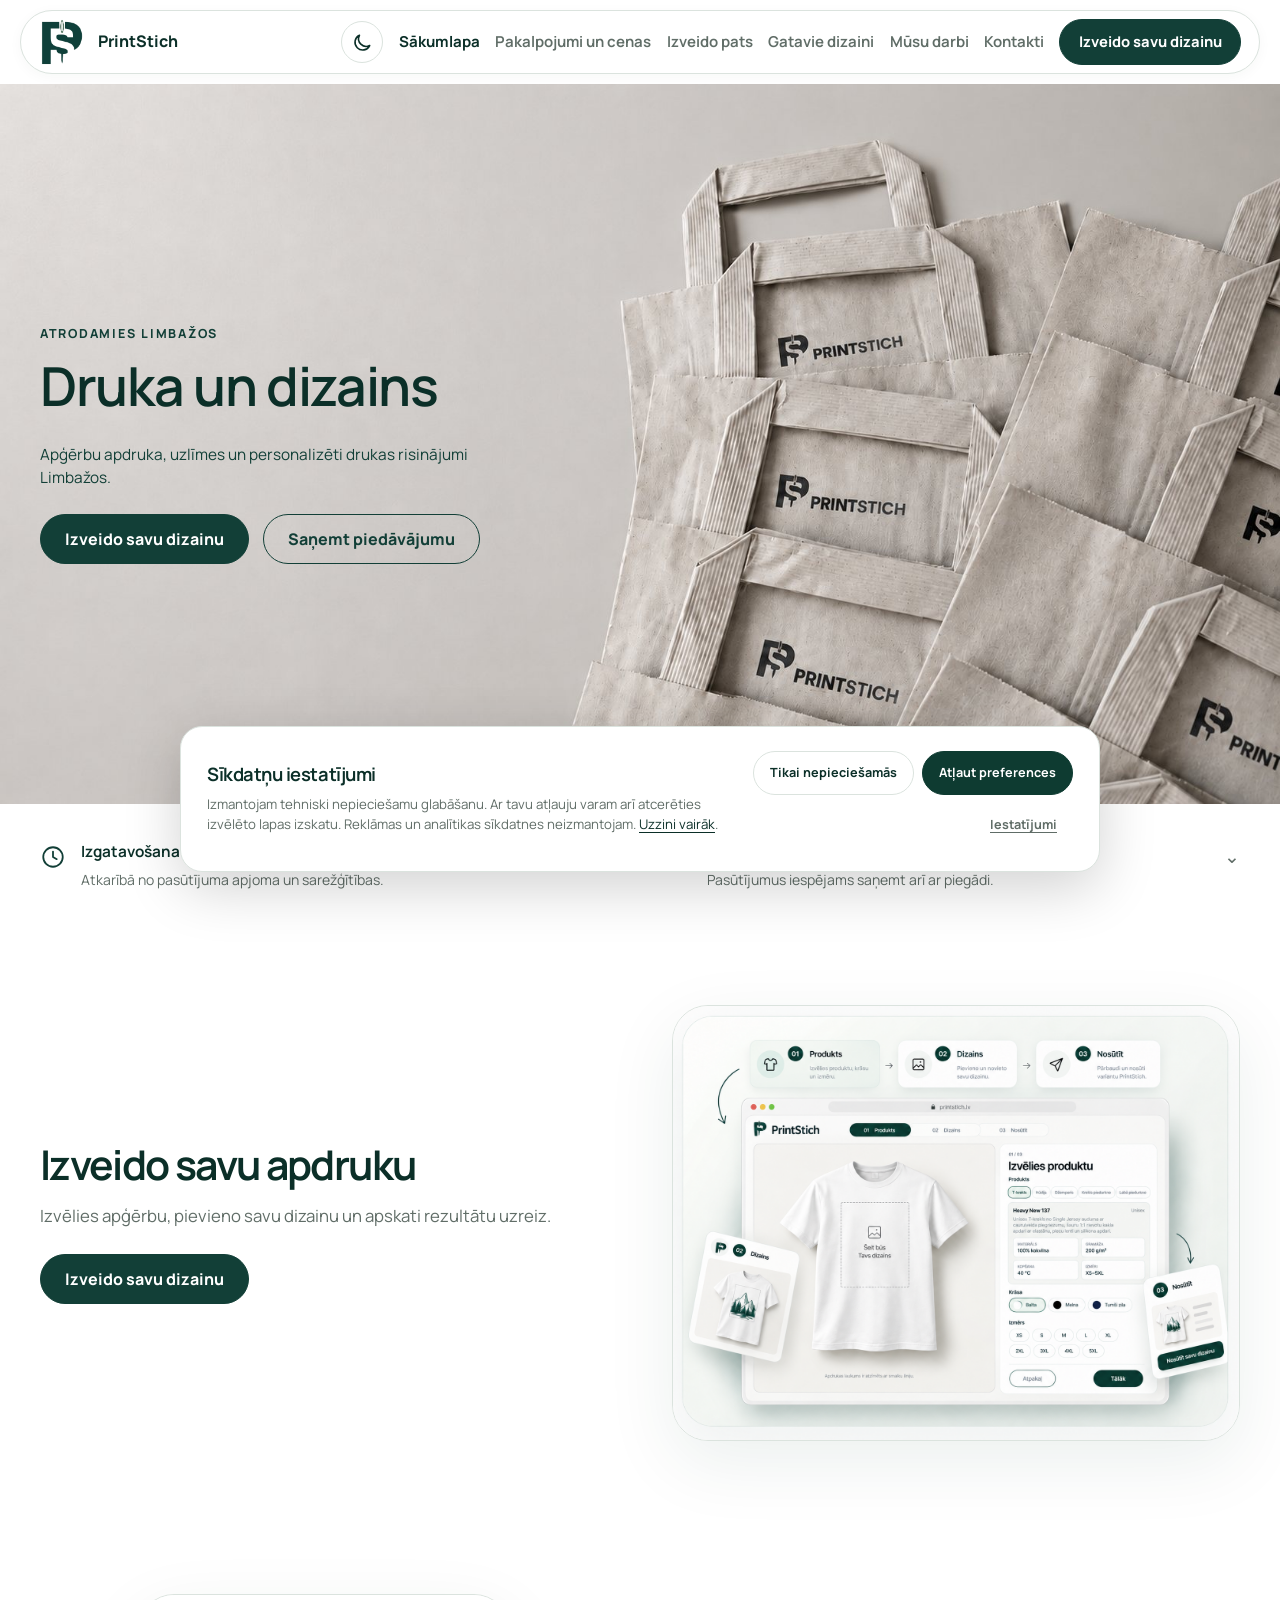
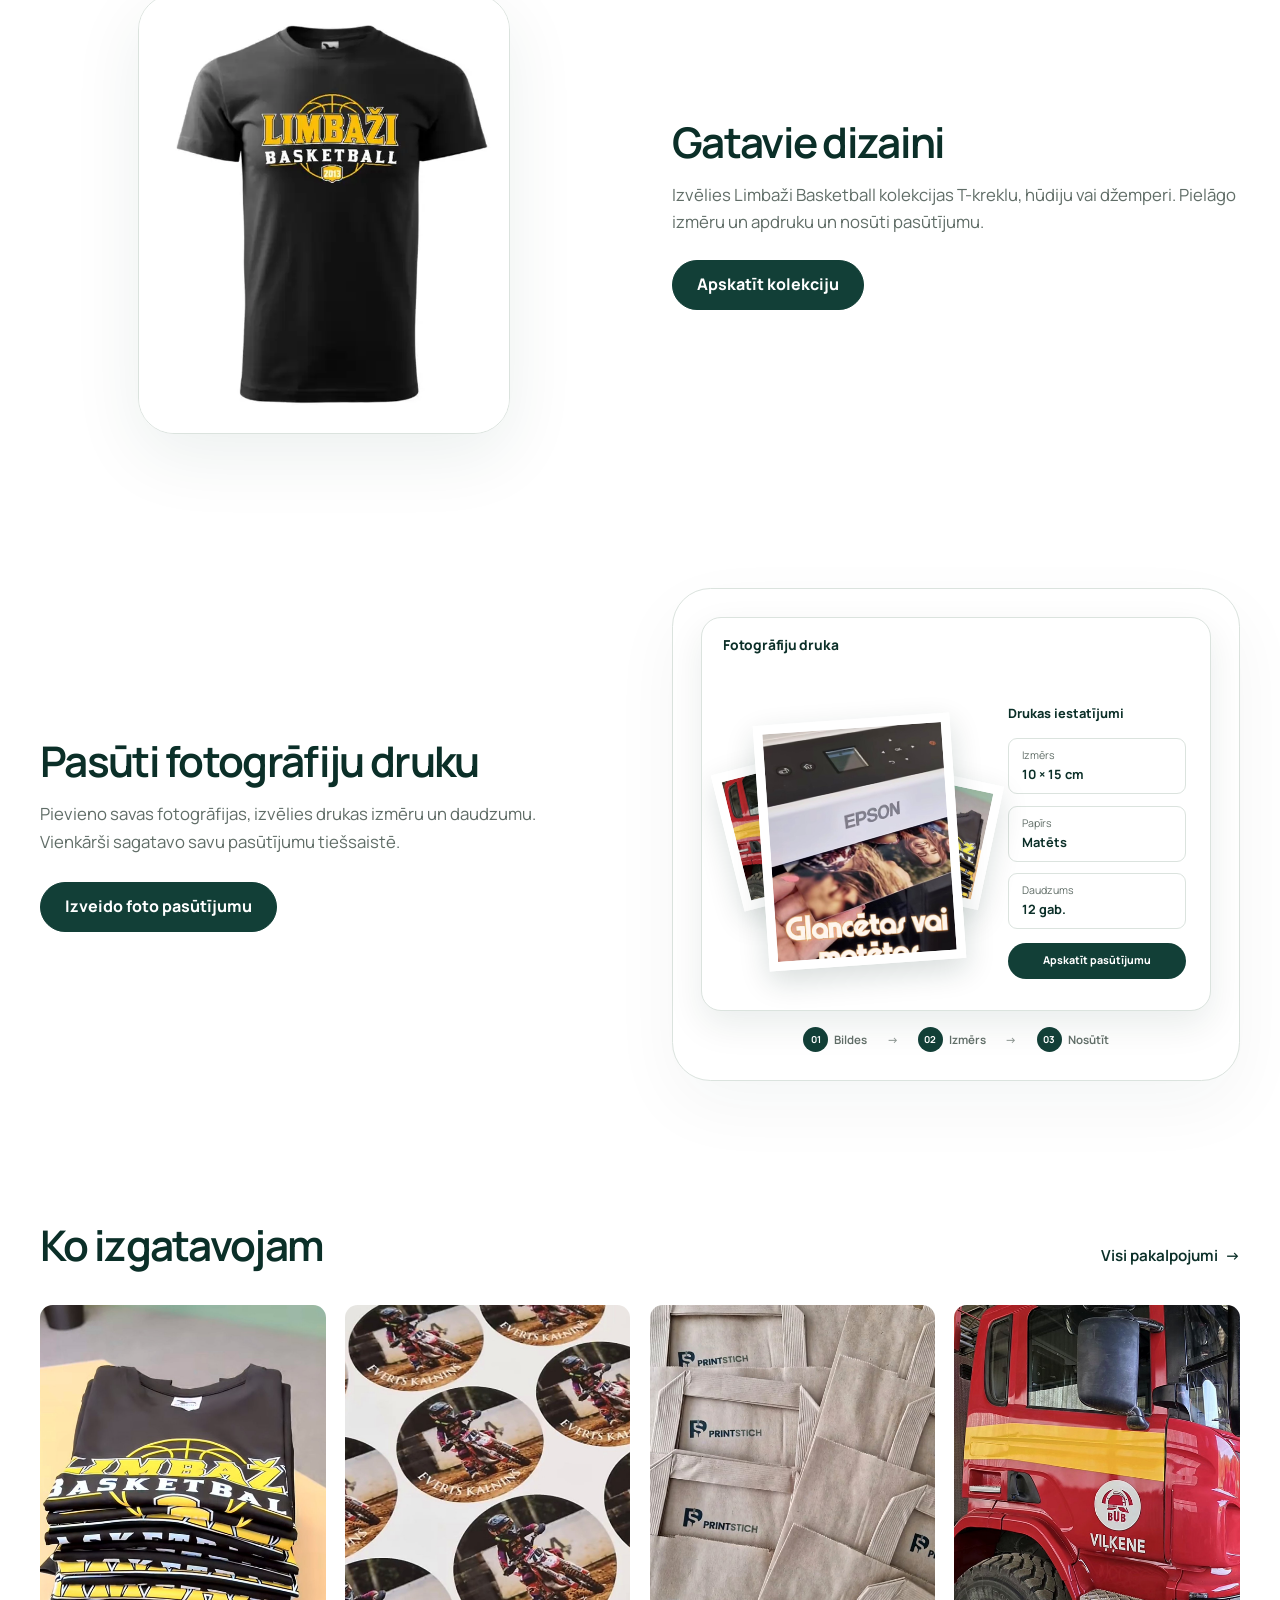
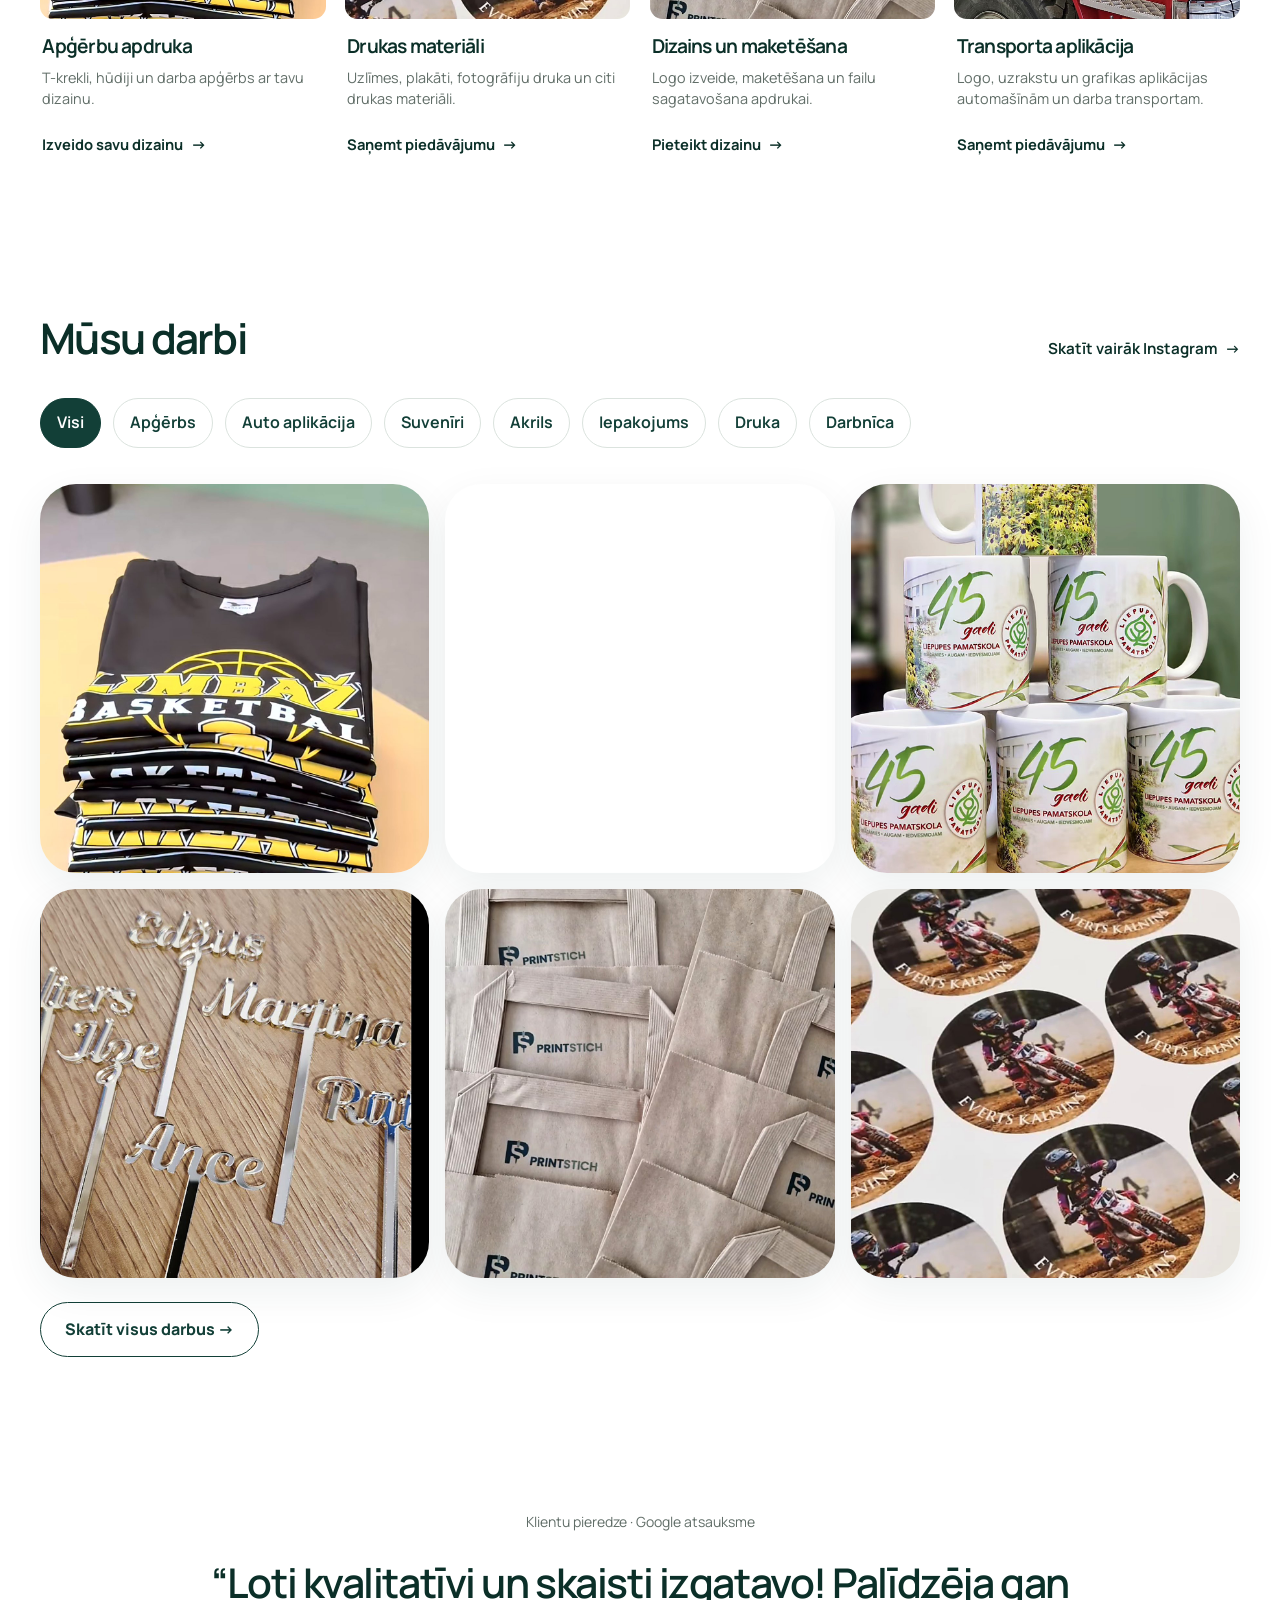
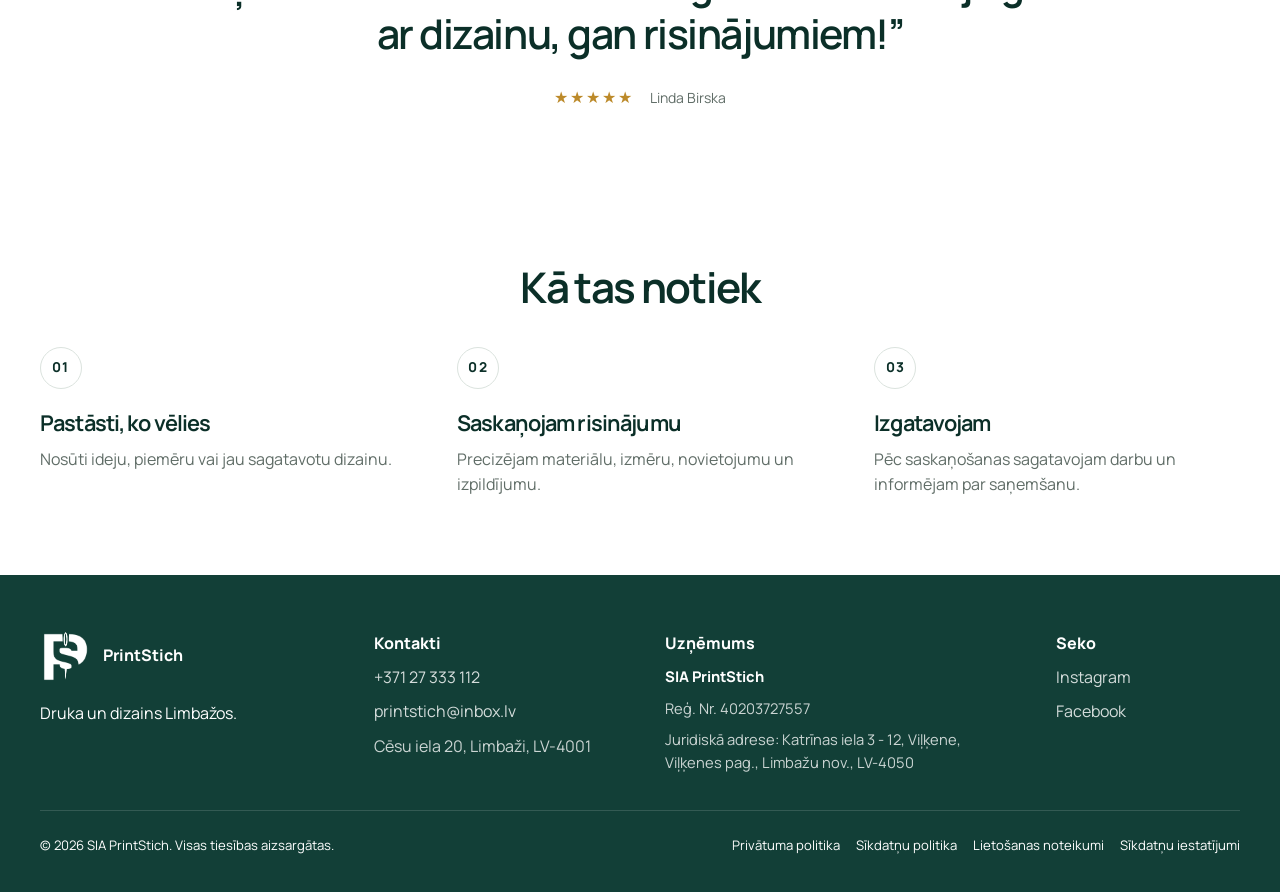
<file: index.html>
<!doctype html>
<html lang="lv" data-theme="light">
<head>
  <meta charset="utf-8">
  <!-- Deployment sync: Search Console verification tag retained. -->
  <meta name="google-site-verification" content="HeIxpKUzyKJqRHnPR5PPuFVbGPQq5mdVhaW0_uhIl9w" />
  <meta name="viewport" content="width=device-width, initial-scale=1">
  <meta name="robots" content="index, follow">
  <title>PrintStich — druka un dizains Limbažos</title>
  <meta name="description" content="PrintStich Limbažos: apģērbu apdruka, fotogrāfiju druka, uzlīmes, maketēšana un transporta aplikācija. Izveido savu dizainu vai piesaki pasūtījumu.">
  <meta name="theme-color" content="#f5f7f4">
  <meta name="color-scheme" content="light">
  <meta name="supported-color-schemes" content="light">
  <link rel="canonical" href="https://printstich.lv/">
  <meta property="og:title" content="PrintStich — druka un dizains Limbažos">
  <meta property="og:description" content="Apģērbu apdruka, uzlīmes un dizains Limbažos. Izveido savu dizainu tiešsaistē vai saņem individuālu piedāvājumu.">
  <meta property="og:type" content="website">
  <meta property="og:image" content="https://printstich.lv/assets/images/logo.png">
  <meta property="og:image:alt" content="PrintStich oriģinālais logo">
  <meta property="og:image:width" content="2008">
  <meta property="og:image:height" content="2008">
  <meta property="og:url" content="https://printstich.lv/">
  <link rel="icon" type="image/png" sizes="180x180" href="/assets/favicon-180.png">
  <link rel="icon" href="/assets/favicon.ico" sizes="any">
  <link rel="icon" type="image/png" sizes="32x32" href="/assets/favicon-32.png">
  <link rel="icon" type="image/png" sizes="16x16" href="/assets/favicon-16.png">
  <link rel="apple-touch-icon" href="/assets/favicon-180.png">
  <link rel="preconnect" href="https://fonts.googleapis.com">
  <link rel="preconnect" href="https://fonts.gstatic.com" crossorigin>
  <link href="https://fonts.googleapis.com/css2?family=Manrope:wght@400;500;600;700&display=swap" rel="stylesheet">
  <link rel="preload" as="image" href="assets/images/hero-mobile.jpg" media="(max-width: 767px)" fetchpriority="high">
  <link rel="preload" as="image" href="assets/images/hero-tablet.jpg" media="(min-width: 768px) and (max-width: 1023px)" fetchpriority="high">
  <link rel="preload" as="image" href="assets/images/hero-desktop.jpg" media="(min-width: 1024px)" fetchpriority="high">
  <link rel="stylesheet" href="css/style.css">
  <script type="application/ld+json">
  {
    "@context": "https://schema.org",
    "@type": "LocalBusiness",
    "name": "PrintStich",
    "legalName": "SIA PrintStich",
    "@id": "https://printstich.lv/#business",
    "url": "https://printstich.lv/",
    "image": "https://printstich.lv/assets/images/logo.png",
    "telephone": "+37127333112",
    "email": "printstich@inbox.lv",
    "address": {
      "@type": "PostalAddress",
      "streetAddress": "Cēsu iela 20",
      "addressLocality": "Limbaži",
      "addressRegion": "Limbažu novads",
      "postalCode": "LV-4001",
      "addressCountry": "LV"
    },
    "sameAs": [
      "https://www.instagram.com/printstich/",
      "https://www.facebook.com/profile.php?id=61590085437483"
    ]
  }
  </script>
  <script>try{const key='printstich-theme';const selected=sessionStorage.getItem(key);const c=JSON.parse(localStorage.getItem('printstich-consent-v1')||'null');const saved=c&&c.version===1&&c.preferences===true?localStorage.getItem(key):null;const theme=selected||saved;if(theme==='dark'||theme==='light')document.documentElement.setAttribute('data-theme',theme)}catch(e){}</script>

</head>
<body>
  <a class="skip-link" href="#top">Pāriet uz saturu</a>
  <header class="site-header" data-header>
    <div class="container header-inner">
      <a class="brand" href="/" aria-label="PrintStich sākumlapa">
        <span class="brand-logo-pair"><img src="assets/images/logo.png" class="brand-logo theme-logo-light" alt="PrintStich logo" loading="lazy" width="2008" height="2008"><img src="assets/images/logo-white.png" class="brand-logo theme-logo-dark" alt="" aria-hidden="true"></span>
        <span class="brand-name">PrintStich</span>
      </a>
      <div class="header-actions"><a class="button button-small header-mobile-cta" href="/konfigurators">Izveido savu dizainu</a><button class="theme-toggle" type="button" data-theme-toggle aria-label="Ieslēgt tumšo režīmu" title="Ieslēgt tumšo režīmu" aria-pressed="false"><svg class="theme-icon-moon" viewBox="0 0 24 24" aria-hidden="true"><path d="M20.2 15.5A8.7 8.7 0 0 1 8.5 3.8 8.8 8.8 0 1 0 20.2 15.5Z"/></svg><svg class="theme-icon-sun" viewBox="0 0 24 24" aria-hidden="true"><circle cx="12" cy="12" r="4"/><path d="M12 2v2m0 16v2M4.93 4.93l1.42 1.42m11.3 11.3 1.42 1.42M2 12h2m16 0h2M4.93 19.07l1.42-1.42m11.3-11.3 1.42-1.42"/></svg></button><button class="menu-toggle" type="button" aria-expanded="false" aria-controls="site-nav" data-menu-toggle>
        <span class="sr-only">Atvērt izvēlni</span><span></span><span></span>
      </button></div>
      <nav class="site-nav" id="site-nav" aria-label="Galvenā navigācija" data-nav><a href="/" aria-current="page">Sākumlapa</a><a href="/pakalpojumi">Pakalpojumi un cenas</a><a href="/konfigurators">Izveido pats</a><a href="/gatavie-dizaini">Gatavie dizaini</a><a href="/musu-darbi">Mūsu darbi</a><a href="/kontakti">Kontakti</a><a class="button button-small" href="/konfigurators">Izveido savu dizainu</a></nav>
    </div>
  </header>
  <main id="top">
<section class="hero section">
      <div class="hero-shell">
        <div class="hero-copy">
          <p class="eyebrow">Atrodamies Limbažos</p>
          <h1>Druka un dizains</h1>
          <p class="hero-lead">Apģērbu apdruka, uzlīmes un personalizēti drukas risinājumi Limbažos.</p>
          <div class="hero-actions">
            <a class="button" href="/konfigurators">Izveido savu dizainu</a>
            <a class="button button-ghost" href="/kontakti">Saņemt piedāvājumu</a>
          </div>
        </div>
        <div class="hero-media">
          <picture>
            <source media="(min-width: 1024px)" srcset="assets/images/hero-desktop.jpg" width="1672" height="941">
            <source media="(min-width: 768px)" srcset="assets/images/hero-tablet.jpg" width="1448" height="1086">
            <img src="assets/images/hero-mobile.jpg" alt="PrintStich apdrukātas auduma somas" width="941" height="1672" loading="eager" fetchpriority="high" decoding="async">
          </picture>
        </div>
      </div>
    </section>
<section class="homepage-benefits" aria-label="Izgatavošana un piegāde">
      <div class="container homepage-benefits-inner">
        <details class="homepage-benefit">
          <summary class="homepage-benefit-summary">
            <svg class="homepage-benefit-icon" viewBox="0 0 24 24" fill="none" stroke="currentColor" stroke-width="1.65" stroke-linecap="round" stroke-linejoin="round" aria-hidden="true" focusable="false"><circle cx="12" cy="12" r="9"/><path d="M12 7v5l3.5 2"/></svg>
          <div class="homepage-benefit-copy">
            <strong>Izgatavošana no 3 darba dienām</strong><span>Atkarībā no pasūtījuma apjoma un sarežģītības.</span><span class="homepage-benefit-chevron" aria-hidden="true">⌄</span>
          </div>
          </summary>
          <div class="homepage-benefit-details"><p>Izgatavošanas laiks ir atkarīgs no izvēlētā produkta, apdrukas veida un pasūtījuma apjoma. Pirms izgatavošanas saskaņojam dizainu un pasūtījuma detaļas. Par konkrētā pasūtījuma termiņu sazinies ar mums.</p></div>
        </details>
        <details class="homepage-benefit">
          <summary class="homepage-benefit-summary">
            <svg class="homepage-benefit-icon" viewBox="0 0 24 24" fill="none" stroke="currentColor" stroke-width="1.65" stroke-linecap="round" stroke-linejoin="round" aria-hidden="true" focusable="false"><path d="M3 6h11v11H3z"/><path d="M14 10h4l3 3v4h-7"/><circle cx="7.5" cy="18" r="1.8"/><circle cx="17.5" cy="18" r="1.8"/></svg>
          <div class="homepage-benefit-copy">
            <strong>Piegāde visā Latvijā</strong><span>Pasūtījumus iespējams saņemt arī ar piegādi.</span><span class="homepage-benefit-chevron" aria-hidden="true">⌄</span>
          </div>
          </summary>
          <div class="homepage-benefit-details"><p>Piegāde ir iespējama visā Latvijā. Piegādes veidu, izmaksas un paredzamo saņemšanas laiku precizējam individuāli atkarībā no pasūtījuma.</p></div>
        </details>
      </div>
    </section>
<section class="section create-own" id="izveido-pats">
      <div class="container create-own-shell">
        <div class="create-own-copy">
          <div class="create-own-intro">

            <h2>Izveido savu apdruku</h2>
            <p class="create-own-lead">Izvēlies apģērbu, pievieno savu dizainu un apskati rezultātu uzreiz.</p>
          </div>
          <a class="button create-own-button" href="/konfigurators">Izveido savu dizainu</a>
        </div>
        <div class="create-own-media">
          <img src="assets/images/Iveidopatsattles.png" alt="PrintStich apģērba dizaina konfigurators" width="1432" height="1098" loading="lazy" decoding="async">
        </div>
      </div>
    </section>
<section class="section ready-design-feature" aria-labelledby="ready-design-title"><div class="container create-own-shell"><div class="create-own-copy"><div class="create-own-intro"><h2 id="ready-design-title">Gatavie dizaini</h2><p class="create-own-lead">Izvēlies Limbaži Basketball kolekcijas T-kreklu, hūdiju vai džemperi. Pielāgo izmēru un apdruku un nosūti pasūtījumu.</p></div><a class="button create-own-button" href="/gatavie-dizaini">Apskatīt kolekciju</a></div><div class="create-own-media"><img src="assets/collection/tshirt-front.webp" alt="Limbaži Basketball kolekcijas T-krekls" loading="lazy" decoding="async"></div></div></section><section class="section photo-order-feature" id="fotografiju-druka" aria-labelledby="photo-order-title">
  <div class="container photo-order-shell">
    <div class="photo-order-visual" aria-label="Fotogrāfiju drukas pasūtīšanas priekšskatījums">
      <div class="photo-order-window">
        <div class="photo-order-window-top">
          <span class="photo-order-window-brand">Fotogrāfiju druka</span>
        </div>
        <div class="photo-order-window-body">
          <div class="photo-order-prints">
            <figure class="photo-order-print photo-order-print-primary">
              <img src="assets/images/darbi/foto-druka.jpg" alt="PrintStich fotogrāfiju drukas piemērs" loading="lazy" decoding="async">
            </figure>
            <figure class="photo-order-print photo-order-print-secondary">
              <img src="assets/images/darbi/auto-scania-sans.jpg" alt="" loading="lazy" decoding="async">
            </figure>
            <figure class="photo-order-print photo-order-print-tertiary">
              <img src="assets/images/darbi/krekli-basketbols.jpg" alt="" loading="lazy" decoding="async">
            </figure>
          </div>
          <div class="photo-order-preview-panel" aria-hidden="true">
            <span>Drukas iestatījumi</span>
            <div class="photo-order-preview-control"><small>Izmērs</small><strong>10 × 15 cm</strong></div>
            <div class="photo-order-preview-control"><small>Papīrs</small><strong>Matēts</strong></div>
            <div class="photo-order-preview-control"><small>Daudzums</small><strong>12 gab.</strong></div>
            <div class="photo-order-preview-action">Apskatīt pasūtījumu</div>
          </div>
        </div>
      </div>
      <div class="photo-order-progress" aria-hidden="true">
        <span><b>01</b> Bildes</span>
        <span class="photo-order-progress-arrow">→</span>
        <span><b>02</b> Izmērs</span>
        <span class="photo-order-progress-arrow">→</span>
        <span><b>03</b> Nosūtīt</span>
      </div>
    </div>
    <div class="photo-order-copy">
      <h2 id="photo-order-title">Pasūti fotogrāfiju druku</h2>
      <p>Pievieno savas fotogrāfijas, izvēlies drukas izmēru un daudzumu. Vienkārši sagatavo savu pasūtījumu tiešsaistē.</p>
      <a class="button photo-order-button" href="/foto-druka">Izveido foto pasūtījumu</a>
    </div>
  </div>
</section>
<section class="section services services-catalog" id="pakalpojumi">
      <div class="container">
        <div class="services-catalog-heading heading-with-link">
          <h2>Ko izgatavojam</h2>
          <a class="heading-side-link" href="/pakalpojumi"><span class="heading-link-long">Visi pakalpojumi</span><span class="heading-link-short">Pakalpojumi</span><span aria-hidden="true">→</span></a>
        </div>
        <div class="services-catalog-grid">
          <article class="services-catalog-card">
            <a class="services-catalog-image-link" href="/konfigurators" aria-label="Izveido savu dizainu — Apģērbu apdruka">
              <img src="assets/images/darbi/krekli-basketbols.jpg" alt="Melni basketbola krekli ar personalizētu apdruku" width="600" height="600" loading="lazy" decoding="async">
            </a>
            <div class="services-catalog-copy">
              <h3>Apģērbu apdruka</h3>
              <p>T-krekli, hūdiji un darba apģērbs ar tavu dizainu.</p>
              <a class="services-catalog-cta" href="/konfigurators">Izveido savu dizainu <span aria-hidden="true">→</span></a>
            </div>
          </article>
          <article class="services-catalog-card">
            <a class="services-catalog-image-link" href="/kontakti#piedavajums" aria-label="Saņemt piedāvājumu — Drukas materiāli">
              <img src="assets/images/darbi/uzlimes-motokross.jpg" alt="Personalizētas motokrosa uzlīmes" width="600" height="600" loading="lazy" decoding="async">
            </a>
            <div class="services-catalog-copy">
              <h3>Drukas materiāli</h3>
              <p>Uzlīmes, plakāti, fotogrāfiju druka un citi drukas materiāli.</p>
              <a class="services-catalog-cta" href="/kontakti#piedavajums">Saņemt piedāvājumu <span aria-hidden="true">→</span></a>
            </div>
          </article>
          <article class="services-catalog-card">
            <a class="services-catalog-image-link" href="/kontakti#piedavajums" aria-label="Izrunāt ideju — Dizains un maketēšana">
              <img src="assets/images/darbi/maisini-printstich.jpg" alt="PrintStich maisiņi ar uzņēmuma logotipu" width="600" height="600" loading="lazy" decoding="async">
            </a>
            <div class="services-catalog-copy">
              <h3>Dizains un maketēšana</h3>
              <p>Logo izveide, maketēšana un failu sagatavošana apdrukai.</p>
              <a class="services-catalog-cta" href="/kontakti#piedavajums">Pieteikt dizainu <span aria-hidden="true">→</span></a>
            </div>
          </article>
          <article class="services-catalog-card">
            <a class="services-catalog-image-link" href="/kontakti#piedavajums" aria-label="Saņemt piedāvājumu — Transporta aplikācija">
              <img src="assets/images/darbi/auto-scania-sans.jpg" alt="Scania kravas automašīna ar uzņēmuma aplikāciju" width="600" height="600" loading="lazy" decoding="async">
            </a>
            <div class="services-catalog-copy">
              <h3>Transporta aplikācija</h3>
              <p>Logo, uzrakstu un grafikas aplikācijas automašīnām un darba transportam.</p>
              <a class="services-catalog-cta" href="/kontakti#piedavajums">Saņemt piedāvājumu <span aria-hidden="true">→</span></a>
            </div>
          </article>
        </div>
      </div>
    </section>
<section class="section work" id="darbi"><div class="container">
      <div class="section-heading heading-with-link"><h2>Mūsu darbi</h2><a class="heading-side-link" href="https://www.instagram.com/printstich/" target="_blank" rel="noopener noreferrer"><span class="heading-link-long">Skatīt vairāk Instagram</span><span class="heading-link-short">Instagram</span><span aria-hidden="true">→</span></a></div>
      <div class="portfolio-filters" aria-label="Darbu kategorijas"><button class="portfolio-filter is-active" type="button" data-category="Visi">Visi</button><button class="portfolio-filter" type="button" data-category="Apģērbs">Apģērbs</button><button class="portfolio-filter" type="button" data-category="Auto aplikācija">Auto aplikācija</button><button class="portfolio-filter" type="button" data-category="Suvenīri">Suvenīri</button><button class="portfolio-filter" type="button" data-category="Akrils">Akrils</button><button class="portfolio-filter" type="button" data-category="Iepakojums">Iepakojums</button><button class="portfolio-filter" type="button" data-category="Druka">Druka</button><button class="portfolio-filter" type="button" data-category="Darbnīca">Darbnīca</button></div>
      <div class="portfolio-grid" data-portfolio-grid></div>
      <a class="gallery-more" href="/musu-darbi">Skatīt visus darbus →</a>
    </div></section>
<section class="section customer-review" aria-label="Klienta atsauksme">
      <div class="container customer-review-inner">
        <p class="customer-review-label">Klientu pieredze · Google atsauksme</p>
        <blockquote class="customer-review-text">“Ļoti kvalitatīvi un skaisti izgatavo! Palīdzēja gan ar dizainu, gan risinājumiem!”</blockquote>
        <div class="customer-review-credit">
          <span class="customer-review-stars" aria-label="5 no 5 zvaigznēm">★★★★★</span>
          <span>Linda Birska</span>
        </div>
      </div>
    </section>
<section class="section process" id="process">
      <div class="container process-shell">
        <div class="section-heading">

          <h2>Kā tas notiek</h2>
        </div>
        <div class="process-flow live-timeline" aria-label="PrintStich darba process">
          <div class="process-step">
            <span class="process-number">01</span>
            <div>
              <h3>Pastāsti, ko vēlies</h3>
              <p>Nosūti ideju, piemēru vai jau sagatavotu dizainu.</p>
            </div>
          </div>
          <div class="process-step">
            <span class="process-number">02</span>
            <div>
              <h3>Saskaņojam risinājumu</h3>
              <p>Precizējam materiālu, izmēru, novietojumu un izpildījumu.</p>
            </div>
          </div>
          <div class="process-step">
            <span class="process-number">03</span>
            <div>
              <h3>Izgatavojam</h3>
              <p>Pēc saskaņošanas sagatavojam darbu un informējam par saņemšanu.</p>
            </div>
          </div>
        </div>
      </div>
    </section>
</main>
  <footer class="site-footer" id="kontakti">
    <div class="container footer-grid footer-grid-legal">
      <div class="footer-about">
        <a class="brand footer-brand" href="/" aria-label="PrintStich sākumlapa">
          <img src="assets/images/logo-white.png" class="brand-logo" alt="PrintStich logo" loading="lazy" width="2008" height="2008">
          <span class="brand-name">PrintStich</span>
        </a>
        <p>Druka un dizains Limbažos.</p>
      </div>
      <div class="footer-links">
        <span>Kontakti</span>
        <a href="tel:+37127333112">+371 27 333 112</a>
        <a href="mailto:printstich@inbox.lv">printstich@inbox.lv</a>
        <address>Cēsu iela 20, Limbaži, LV-4001</address>
      </div>
      <div class="footer-links footer-company">
        <span>Uzņēmums</span>
        <p><strong>SIA PrintStich</strong></p>
        <p>Reģ. Nr. 40203727557</p>

        <p>Juridiskā adrese: Katrīnas iela 3 - 12, Viļķene, Viļķenes pag., Limbažu nov., LV-4050</p>
      </div>
      <div class="footer-links">
        <span>Seko</span>
        <a href="https://www.instagram.com/printstich/" target="_blank" rel="noopener noreferrer">Instagram</a>
        <a href="https://www.facebook.com/profile.php?id=61590085437483" target="_blank" rel="noopener noreferrer">Facebook</a>
      </div>
    </div>
    <div class="container footer-bottom">
      <span>© 2026 SIA PrintStich. Visas tiesības aizsargātas.</span>
      <nav class="footer-legal-links" aria-label="Juridiskā informācija">
        <a href="/privatuma-politika">Privātuma politika</a>
        <a href="/sikdatnu-politika">Sīkdatņu politika</a>
        <a href="/lietosanas-noteikumi">Lietošanas noteikumi</a>
      </nav>
    </div>
  </footer>
  <button class="scroll-top" type="button" aria-label="Uz augšu" hidden>↑</button>
  <script src="js/portfolio-data.js"></script><script src="js/main.js"></script>

  <script src="js/cookie-consent.js"></script>
</body>
</html>
</file>
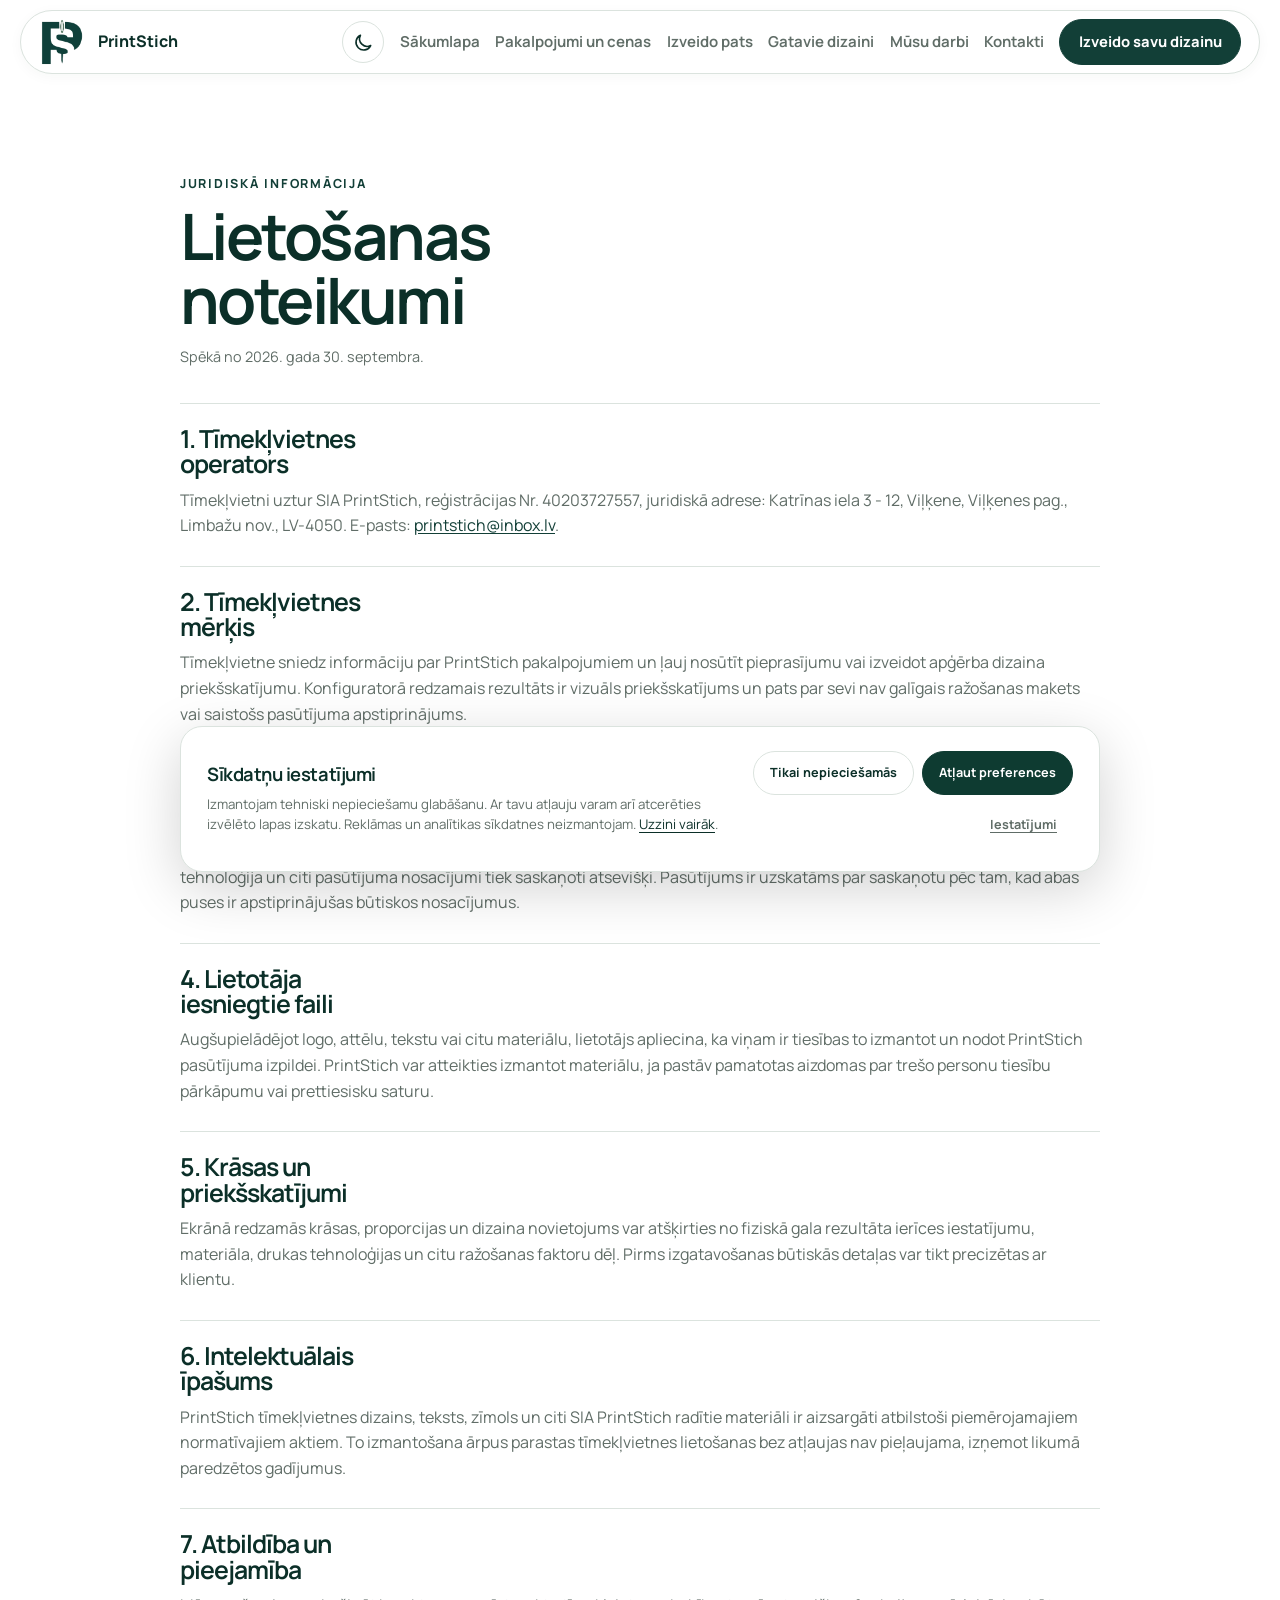
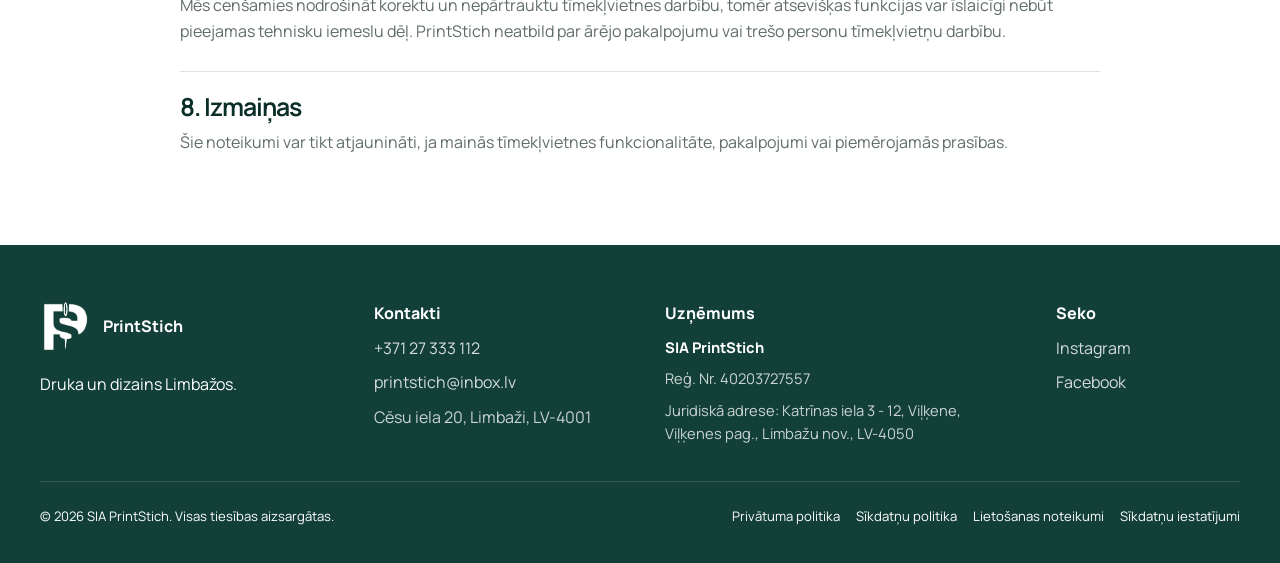
<file: lietosanas-noteikumi.html>
<!doctype html>
<html lang="lv" data-theme="light">
<head>
  <meta charset="utf-8">
  <meta name="viewport" content="width=device-width, initial-scale=1">
  <title>Lietošanas noteikumi | PrintStich</title>
  <meta name="description" content="PrintStich tīmekļvietnes un konfiguratora lietošanas pamatnoteikumi.">
  <meta name="theme-color" content="#f5f7f4">
  <meta name="color-scheme" content="light">
  <meta name="supported-color-schemes" content="light">
  <link rel="canonical" href="https://printstich.lv/lietosanas-noteikumi">
  <link rel="icon" href="/assets/favicon.ico" sizes="any">
  <link rel="icon" type="image/png" sizes="32x32" href="/assets/favicon-32.png">
  <link rel="icon" type="image/png" sizes="16x16" href="/assets/favicon-16.png">
  <link rel="apple-touch-icon" href="/assets/favicon-180.png">
  <link rel="preconnect" href="https://fonts.googleapis.com">
  <link rel="preconnect" href="https://fonts.gstatic.com" crossorigin>
  <link href="https://fonts.googleapis.com/css2?family=Manrope:wght@400;500;600;700&display=swap" rel="stylesheet">
  <link rel="stylesheet" href="css/style.css">
  <script>try{const key='printstich-theme';const selected=sessionStorage.getItem(key);const c=JSON.parse(localStorage.getItem('printstich-consent-v1')||'null');const saved=c&&c.version===1&&c.preferences===true?localStorage.getItem(key):null;const theme=selected||saved;if(theme==='dark'||theme==='light')document.documentElement.setAttribute('data-theme',theme)}catch(e){}</script>
</head>
<body>
  <header class="site-header" data-header>
    <div class="container header-inner">
      <a class="brand" href="/" aria-label="PrintStich sākumlapa">
        <span class="brand-logo-pair"><img src="assets/images/logo.png" class="brand-logo theme-logo-light" alt="PrintStich logo" loading="lazy" width="2008" height="2008"><img src="assets/images/logo-white.png" class="brand-logo theme-logo-dark" alt="" aria-hidden="true"></span>
        <span class="brand-name">PrintStich</span>
      </a>
      <div class="header-actions"><a class="button button-small header-mobile-cta" href="/konfigurators">Izveido savu dizainu</a><button class="theme-toggle" type="button" data-theme-toggle aria-label="Ieslēgt tumšo režīmu" title="Ieslēgt tumšo režīmu" aria-pressed="false"><svg class="theme-icon-moon" viewBox="0 0 24 24" aria-hidden="true"><path d="M20.2 15.5A8.7 8.7 0 0 1 8.5 3.8 8.8 8.8 0 1 0 20.2 15.5Z"/></svg><svg class="theme-icon-sun" viewBox="0 0 24 24" aria-hidden="true"><circle cx="12" cy="12" r="4"/><path d="M12 2v2m0 16v2M4.93 4.93l1.42 1.42m11.3 11.3 1.42 1.42M2 12h2m16 0h2M4.93 19.07l1.42-1.42m11.3-11.3 1.42-1.42"/></svg></button><button class="menu-toggle" type="button" aria-expanded="false" aria-controls="site-nav" data-menu-toggle>
        <span class="sr-only">Atvērt izvēlni</span><span></span><span></span>
      </button></div>
      <nav class="site-nav" id="site-nav" aria-label="Galvenā navigācija" data-nav><a href="/">Sākumlapa</a><a href="/pakalpojumi">Pakalpojumi un cenas</a><a href="/konfigurators">Izveido pats</a><a href="/gatavie-dizaini">Gatavie dizaini</a><a href="/musu-darbi">Mūsu darbi</a><a href="/kontakti">Kontakti</a><a class="button button-small" href="/konfigurators">Izveido savu dizainu</a></nav>
    </div>
  </header>
  <main class="legal-main">
    <div class="legal-shell">
      <header class="legal-head">
        <p class="eyebrow">JURIDISKĀ INFORMĀCIJA</p>
        <h1>Lietošanas noteikumi</h1>
        <p class="legal-updated">Spēkā no 2026. gada 30. septembra.</p>
      </header>
      <div class="legal-content">
        <section>
          <h2>1. Tīmekļvietnes operators</h2>
          <p>Tīmekļvietni uztur SIA PrintStich, reģistrācijas Nr. 40203727557, juridiskā adrese: Katrīnas iela 3 - 12, Viļķene, Viļķenes pag., Limbažu nov., LV-4050. E-pasts: <a href="mailto:printstich@inbox.lv">printstich@inbox.lv</a>.</p>
        </section>
        <section>
          <h2>2. Tīmekļvietnes mērķis</h2>
          <p>Tīmekļvietne sniedz informāciju par PrintStich pakalpojumiem un ļauj nosūtīt pieprasījumu vai izveidot apģērba dizaina priekšskatījumu. Konfiguratorā redzamais rezultāts ir vizuāls priekšskatījums un pats par sevi nav galīgais ražošanas makets vai saistošs pasūtījuma apstiprinājums.</p>
        </section>
        <section>
          <h2>3. Piedāvājumi un pasūtījumi</h2>
          <p>Tīmekļvietnē nosūtīts pieprasījums nerada automātisku pienākumu PrintStich to izpildīt. Cena, termiņi, materiāli, drukas tehnoloģija un citi pasūtījuma nosacījumi tiek saskaņoti atsevišķi. Pasūtījums ir uzskatāms par saskaņotu pēc tam, kad abas puses ir apstiprinājušas būtiskos nosacījumus.</p>
        </section>
        <section>
          <h2>4. Lietotāja iesniegtie faili</h2>
          <p>Augšupielādējot logo, attēlu, tekstu vai citu materiālu, lietotājs apliecina, ka viņam ir tiesības to izmantot un nodot PrintStich pasūtījuma izpildei. PrintStich var atteikties izmantot materiālu, ja pastāv pamatotas aizdomas par trešo personu tiesību pārkāpumu vai prettiesisku saturu.</p>
        </section>
        <section>
          <h2>5. Krāsas un priekšskatījumi</h2>
          <p>Ekrānā redzamās krāsas, proporcijas un dizaina novietojums var atšķirties no fiziskā gala rezultāta ierīces iestatījumu, materiāla, drukas tehnoloģijas un citu ražošanas faktoru dēļ. Pirms izgatavošanas būtiskās detaļas var tikt precizētas ar klientu.</p>
        </section>
        <section>
          <h2>6. Intelektuālais īpašums</h2>
          <p>PrintStich tīmekļvietnes dizains, teksts, zīmols un citi SIA PrintStich radītie materiāli ir aizsargāti atbilstoši piemērojamajiem normatīvajiem aktiem. To izmantošana ārpus parastas tīmekļvietnes lietošanas bez atļaujas nav pieļaujama, izņemot likumā paredzētos gadījumus.</p>
        </section>
        <section>
          <h2>7. Atbildība un pieejamība</h2>
          <p>Mēs cenšamies nodrošināt korektu un nepārtrauktu tīmekļvietnes darbību, tomēr atsevišķas funkcijas var īslaicīgi nebūt pieejamas tehnisku iemeslu dēļ. PrintStich neatbild par ārējo pakalpojumu vai trešo personu tīmekļvietņu darbību.</p>
        </section>
        <section>
          <h2>8. Izmaiņas</h2>
          <p>Šie noteikumi var tikt atjaunināti, ja mainās tīmekļvietnes funkcionalitāte, pakalpojumi vai piemērojamās prasības.</p>
        </section>
      </div>
    </div>
  </main>
  <footer class="site-footer">
    <div class="container footer-grid footer-grid-legal">
      <div class="footer-about">
        <a class="brand footer-brand" href="/" aria-label="PrintStich sākumlapa">
          <img src="assets/images/logo-white.png" class="brand-logo" alt="PrintStich logo" loading="lazy" width="2008" height="2008">
          <span class="brand-name">PrintStich</span>
        </a>
        <p>Druka un dizains Limbažos.</p>
      </div>
      <div class="footer-links">
        <span>Kontakti</span>
        <a href="tel:+37127333112">+371 27 333 112</a>
        <a href="mailto:printstich@inbox.lv">printstich@inbox.lv</a>
        <address>Cēsu iela 20, Limbaži, LV-4001</address>
      </div>
      <div class="footer-links footer-company">
        <span>Uzņēmums</span>
        <p><strong>SIA PrintStich</strong></p>
        <p>Reģ. Nr. 40203727557</p>

        <p>Juridiskā adrese: Katrīnas iela 3 - 12, Viļķene, Viļķenes pag., Limbažu nov., LV-4050</p>
      </div>
      <div class="footer-links">
        <span>Seko</span>
        <a href="https://www.instagram.com/printstich/" target="_blank" rel="noopener noreferrer">Instagram</a>
        <a href="https://www.facebook.com/profile.php?id=61590085437483" target="_blank" rel="noopener noreferrer">Facebook</a>
      </div>
    </div>
    <div class="container footer-bottom">
      <span>© 2026 SIA PrintStich. Visas tiesības aizsargātas.</span>
      <nav class="footer-legal-links" aria-label="Juridiskā informācija">
        <a href="/privatuma-politika">Privātuma politika</a>
        <a href="/sikdatnu-politika">Sīkdatņu politika</a>
        <a href="/lietosanas-noteikumi">Lietošanas noteikumi</a>
      </nav>
    </div>
  </footer>
  <button class="scroll-top" type="button" aria-label="Uz augšu" hidden>↑</button>
  <script src="js/main.js"></script>
  <script src="js/cookie-consent.js"></script>
</body>
</html>
</file>
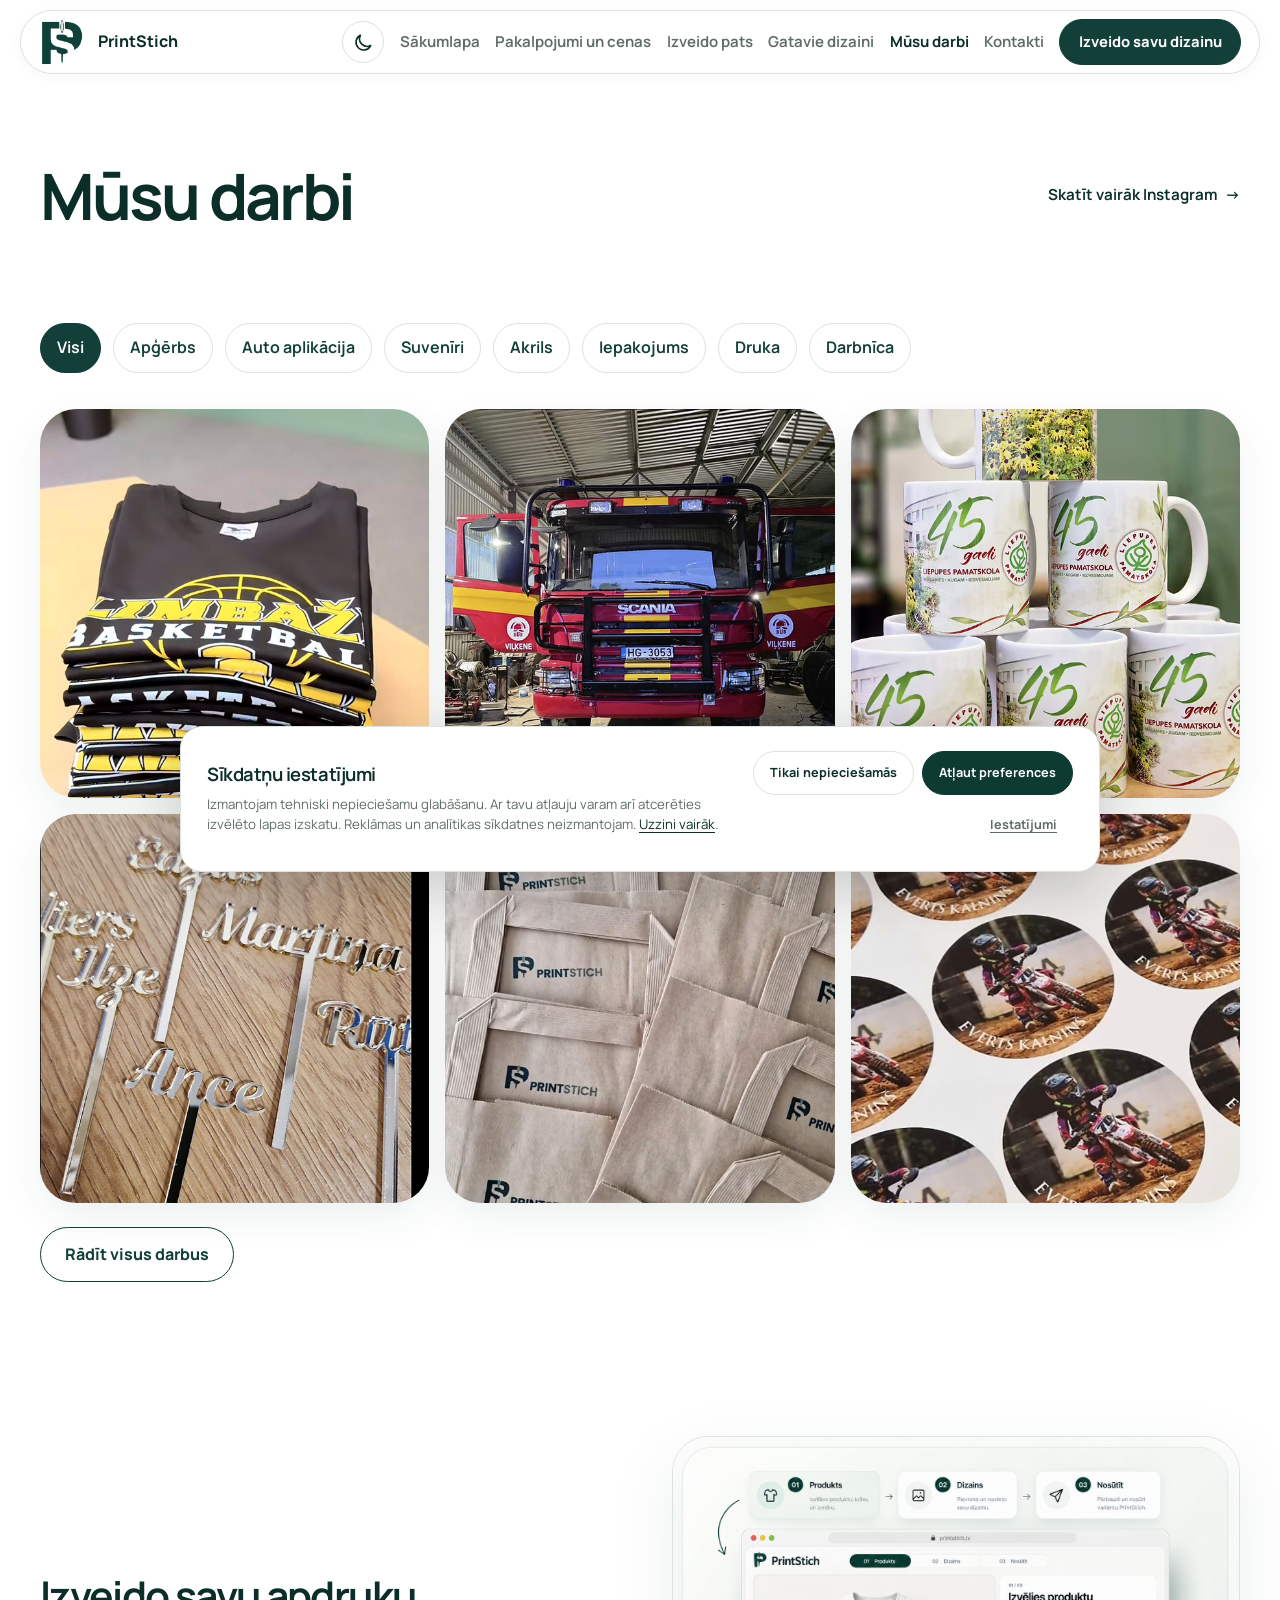
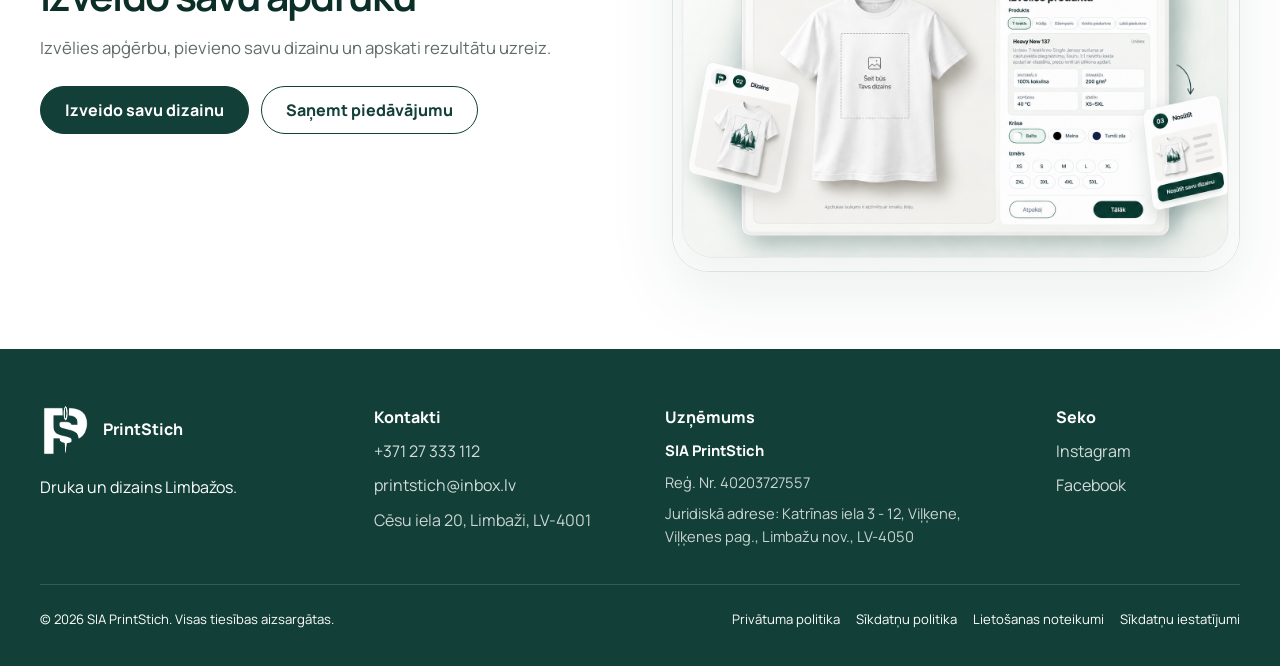
<file: musu-darbi.html>
<!doctype html>
<html lang="lv" data-theme="light">
<head>
  <meta charset="utf-8">
  <meta name="viewport" content="width=device-width, initial-scale=1">
  <meta name="robots" content="index, follow">
  <title>Mūsu darbi | PrintStich</title>
  <meta name="description" content="Apskati PrintStich paveiktos darbus: apģērbu apdruku, auto aplikāciju, suvenīrus, akrilu, iepakojumu un druku.">
  <meta name="theme-color" content="#f5f7f4">
  <meta name="color-scheme" content="light">
  <meta name="supported-color-schemes" content="light">
  <link rel="canonical" href="https://printstich.lv/musu-darbi">
  <meta property="og:title" content="Mūsu darbi | PrintStich">
  <meta property="og:description" content="Apskati PrintStich paveiktos darbus: apģērbu apdruku, auto aplikāciju, suvenīrus, akrilu, iepakojumu un druku.">
  <meta property="og:type" content="website">
  <meta property="og:image" content="https://printstich.lv/assets/images/logo.png">
  <meta property="og:image:alt" content="PrintStich oriģinālais logo">
  <meta property="og:image:width" content="2008">
  <meta property="og:image:height" content="2008">
  <meta property="og:url" content="https://printstich.lv/musu-darbi">
  <link rel="icon" href="/assets/favicon.ico" sizes="any">
  <link rel="icon" type="image/png" sizes="32x32" href="/assets/favicon-32.png">
  <link rel="icon" type="image/png" sizes="16x16" href="/assets/favicon-16.png">
  <link rel="apple-touch-icon" href="/assets/favicon-180.png">
  <link rel="preconnect" href="https://fonts.googleapis.com">
  <link rel="preconnect" href="https://fonts.gstatic.com" crossorigin>
  <link href="https://fonts.googleapis.com/css2?family=Manrope:wght@400;500;600;700&display=swap" rel="stylesheet">
  <link rel="stylesheet" href="css/style.css">
  <script type="application/ld+json">
  {
    "@context": "https://schema.org",
    "@type": "LocalBusiness",
    "name": "PrintStich",
    "legalName": "SIA PrintStich",
    "@id": "https://printstich.lv/#business",
    "url": "https://printstich.lv/",
    "image": "https://printstich.lv/assets/images/logo.png",
    "telephone": "+37127333112",
    "email": "printstich@inbox.lv",
    "address": {
      "@type": "PostalAddress",
      "streetAddress": "Cēsu iela 20",
      "addressLocality": "Limbaži",
      "addressRegion": "Limbažu novads",
      "postalCode": "LV-4001",
      "addressCountry": "LV"
    },
    "sameAs": [
      "https://www.instagram.com/printstich/",
      "https://www.facebook.com/profile.php?id=61590085437483"
    ]
  }
  </script>
  <script>try{const key='printstich-theme';const selected=sessionStorage.getItem(key);const c=JSON.parse(localStorage.getItem('printstich-consent-v1')||'null');const saved=c&&c.version===1&&c.preferences===true?localStorage.getItem(key):null;const theme=selected||saved;if(theme==='dark'||theme==='light')document.documentElement.setAttribute('data-theme',theme)}catch(e){}</script>

</head>
<body>
  <a class="skip-link" href="#top">Pāriet uz saturu</a>
  <header class="site-header" data-header>
    <div class="container header-inner">
      <a class="brand" href="/" aria-label="PrintStich sākumlapa">
        <span class="brand-logo-pair"><img src="assets/images/logo.png" class="brand-logo theme-logo-light" alt="PrintStich logo" loading="lazy" width="2008" height="2008"><img src="assets/images/logo-white.png" class="brand-logo theme-logo-dark" alt="" aria-hidden="true"></span>
        <span class="brand-name">PrintStich</span>
      </a>
      <div class="header-actions"><a class="button button-small header-mobile-cta" href="/konfigurators">Izveido savu dizainu</a><button class="theme-toggle" type="button" data-theme-toggle aria-label="Ieslēgt tumšo režīmu" title="Ieslēgt tumšo režīmu" aria-pressed="false"><svg class="theme-icon-moon" viewBox="0 0 24 24" aria-hidden="true"><path d="M20.2 15.5A8.7 8.7 0 0 1 8.5 3.8 8.8 8.8 0 1 0 20.2 15.5Z"/></svg><svg class="theme-icon-sun" viewBox="0 0 24 24" aria-hidden="true"><circle cx="12" cy="12" r="4"/><path d="M12 2v2m0 16v2M4.93 4.93l1.42 1.42m11.3 11.3 1.42 1.42M2 12h2m16 0h2M4.93 19.07l1.42-1.42m11.3-11.3 1.42-1.42"/></svg></button><button class="menu-toggle" type="button" aria-expanded="false" aria-controls="site-nav" data-menu-toggle>
        <span class="sr-only">Atvērt izvēlni</span><span></span><span></span>
      </button></div>
      <nav class="site-nav" id="site-nav" aria-label="Galvenā navigācija" data-nav><a href="/">Sākumlapa</a><a href="/pakalpojumi">Pakalpojumi un cenas</a><a href="/konfigurators">Izveido pats</a><a href="/gatavie-dizaini">Gatavie dizaini</a><a href="/musu-darbi" aria-current="page">Mūsu darbi</a><a href="/kontakti">Kontakti</a><a class="button button-small" href="/konfigurators">Izveido savu dizainu</a></nav>
    </div>
  </header>
  <main id="top">
<section class="section page-intro portfolio-intro"><div class="container heading-with-link"><h1>Mūsu darbi</h1><a class="heading-side-link" href="https://www.instagram.com/printstich/" target="_blank" rel="noopener noreferrer"><span class="heading-link-long">Skatīt vairāk Instagram</span><span class="heading-link-short">Instagram</span><span aria-hidden="true">→</span></a></div></section>
<section class="section work portfolio-page-gallery" id="darbi"><div class="container">

      <div class="portfolio-filters" aria-label="Darbu kategorijas"><button class="portfolio-filter is-active" type="button" data-category="Visi">Visi</button><button class="portfolio-filter" type="button" data-category="Apģērbs">Apģērbs</button><button class="portfolio-filter" type="button" data-category="Auto aplikācija">Auto aplikācija</button><button class="portfolio-filter" type="button" data-category="Suvenīri">Suvenīri</button><button class="portfolio-filter" type="button" data-category="Akrils">Akrils</button><button class="portfolio-filter" type="button" data-category="Iepakojums">Iepakojums</button><button class="portfolio-filter" type="button" data-category="Druka">Druka</button><button class="portfolio-filter" type="button" data-category="Darbnīca">Darbnīca</button></div>
      <div class="portfolio-grid" data-portfolio-grid></div>
      <button class="gallery-more" type="button">Rādīt visus darbus</button>
    </div></section>
<section class="section create-own" id="izveido-pats">
      <div class="container create-own-shell">
        <div class="create-own-copy">
          <div class="create-own-intro">

            <h2>Izveido savu apdruku</h2>
            <p class="create-own-lead">Izvēlies apģērbu, pievieno savu dizainu un apskati rezultātu uzreiz.</p>
          </div>
          <div class="feature-actions create-own-actions"><a class="button create-own-button" href="/konfigurators">Izveido savu dizainu</a><a class="button button-ghost" href="/kontakti#piedavajums">Saņemt piedāvājumu</a></div>
        </div>
        <div class="create-own-media">
          <img src="assets/images/Iveidopatsattles.png" alt="PrintStich apģērba dizaina konfigurators" width="1432" height="1098" loading="lazy" decoding="async">
        </div>
      </div>
    </section>
</main>
  <footer class="site-footer" id="kontakti">
    <div class="container footer-grid footer-grid-legal">
      <div class="footer-about">
        <a class="brand footer-brand" href="/" aria-label="PrintStich sākumlapa">
          <img src="assets/images/logo-white.png" class="brand-logo" alt="PrintStich logo" loading="lazy" width="2008" height="2008">
          <span class="brand-name">PrintStich</span>
        </a>
        <p>Druka un dizains Limbažos.</p>
      </div>
      <div class="footer-links">
        <span>Kontakti</span>
        <a href="tel:+37127333112">+371 27 333 112</a>
        <a href="mailto:printstich@inbox.lv">printstich@inbox.lv</a>
        <address>Cēsu iela 20, Limbaži, LV-4001</address>
      </div>
      <div class="footer-links footer-company">
        <span>Uzņēmums</span>
        <p><strong>SIA PrintStich</strong></p>
        <p>Reģ. Nr. 40203727557</p>

        <p>Juridiskā adrese: Katrīnas iela 3 - 12, Viļķene, Viļķenes pag., Limbažu nov., LV-4050</p>
      </div>
      <div class="footer-links">
        <span>Seko</span>
        <a href="https://www.instagram.com/printstich/" target="_blank" rel="noopener noreferrer">Instagram</a>
        <a href="https://www.facebook.com/profile.php?id=61590085437483" target="_blank" rel="noopener noreferrer">Facebook</a>
      </div>
    </div>
    <div class="container footer-bottom">
      <span>© 2026 SIA PrintStich. Visas tiesības aizsargātas.</span>
      <nav class="footer-legal-links" aria-label="Juridiskā informācija">
        <a href="/privatuma-politika">Privātuma politika</a>
        <a href="/sikdatnu-politika">Sīkdatņu politika</a>
        <a href="/lietosanas-noteikumi">Lietošanas noteikumi</a>
      </nav>
    </div>
  </footer>
  <button class="scroll-top" type="button" aria-label="Uz augšu" hidden>↑</button>
  <script src="js/portfolio-data.js"></script><script src="js/main.js"></script>

  <script src="js/cookie-consent.js"></script>
</body>
</html>
</file>
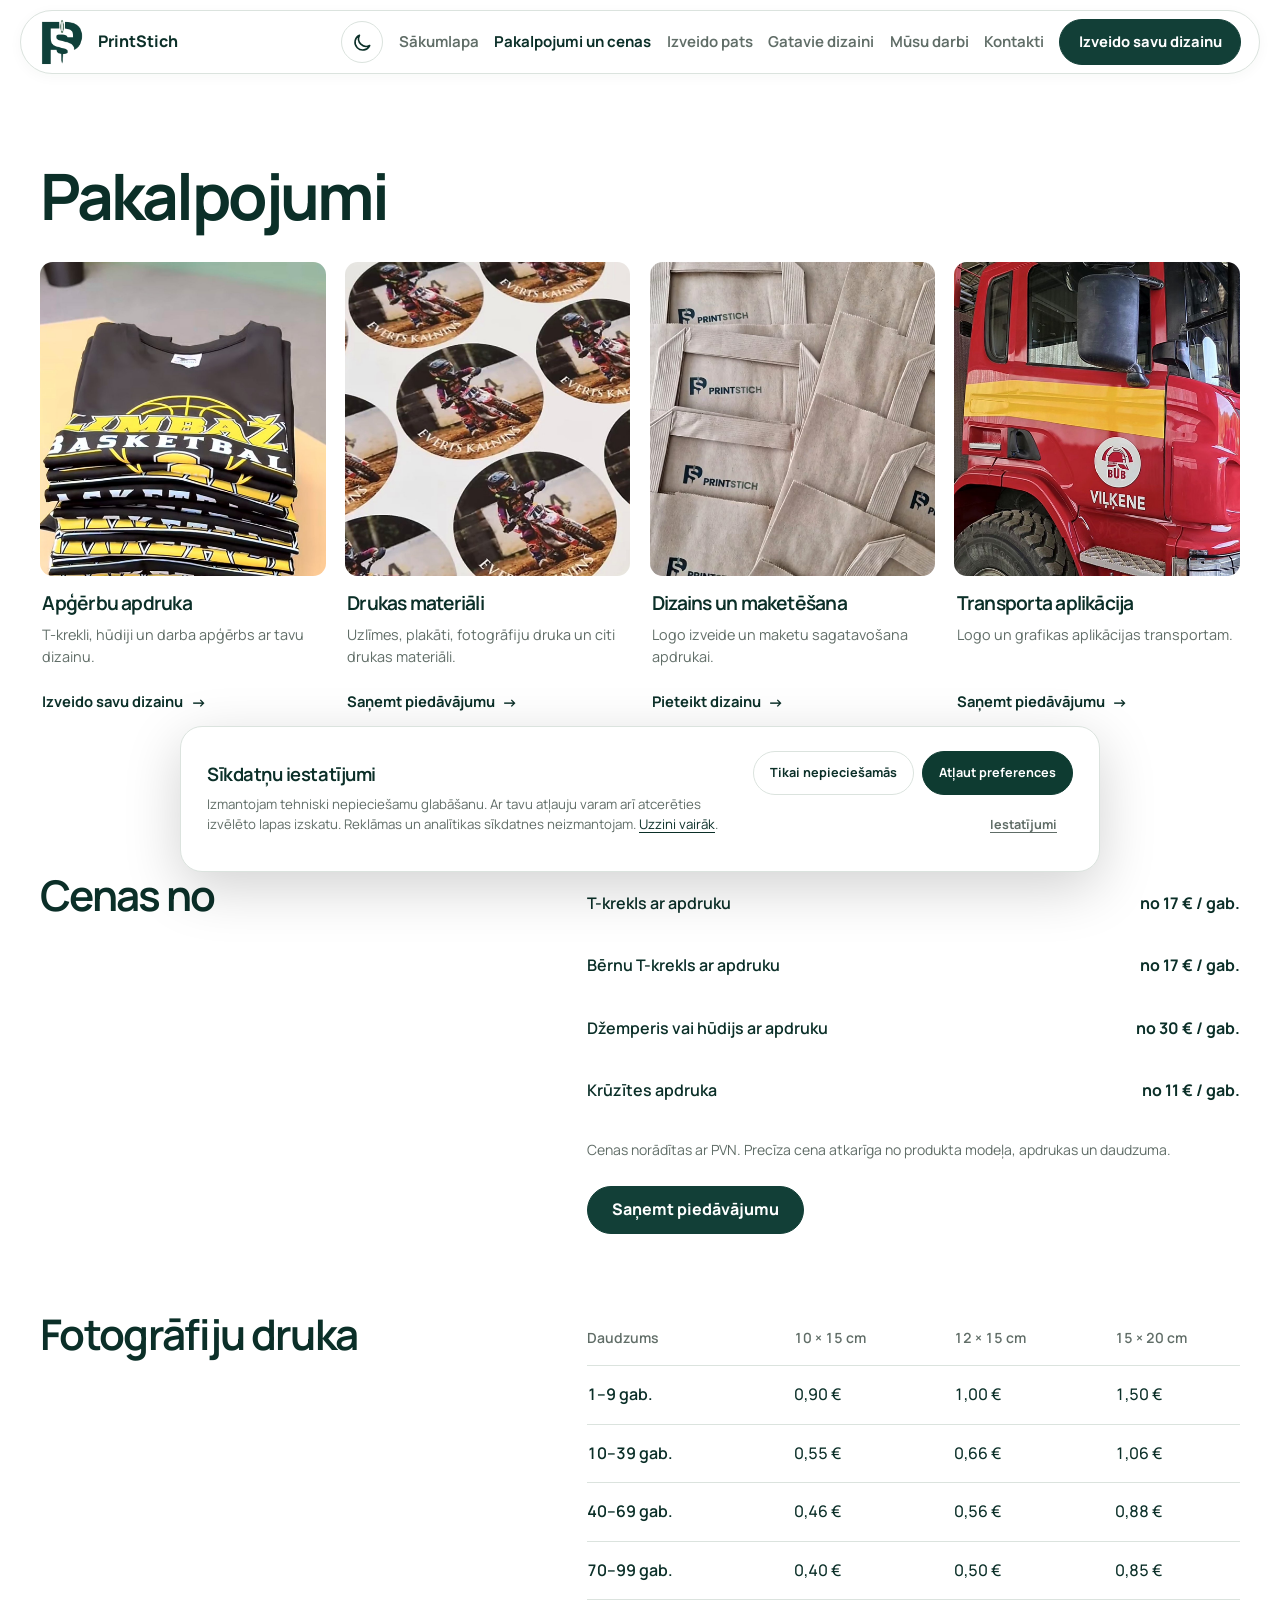
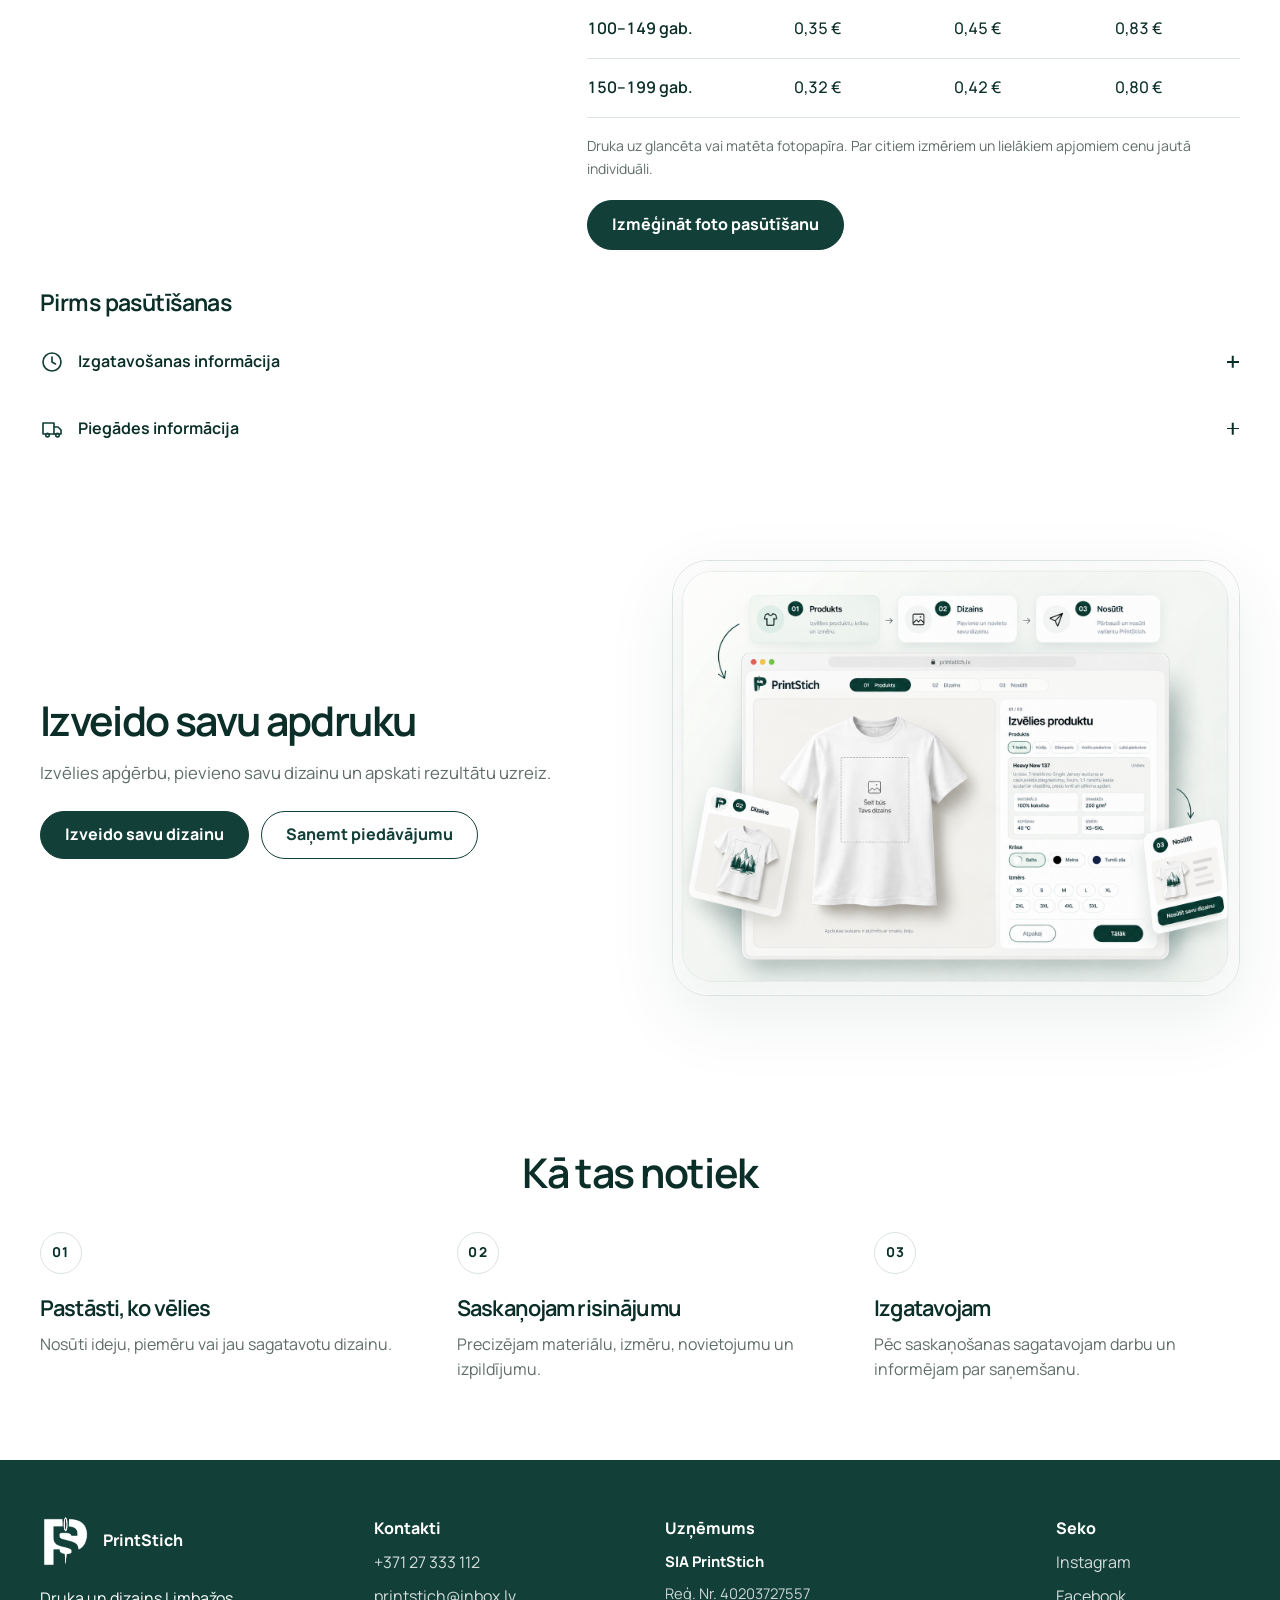
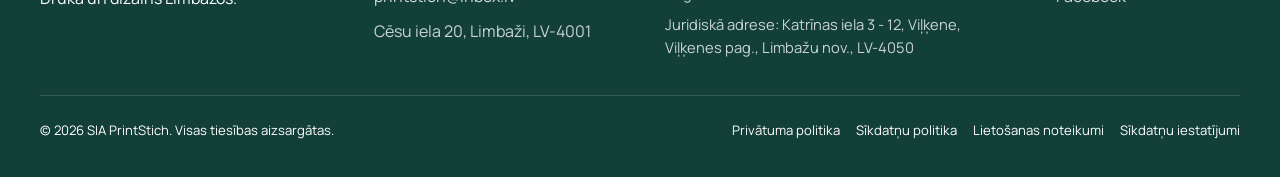
<file: pakalpojumi.html>
<!doctype html>
<html lang="lv" data-theme="light">
<head>
  <meta charset="utf-8">
  <meta name="viewport" content="width=device-width, initial-scale=1">
  <meta name="robots" content="index, follow">
  <title>Pakalpojumi — apdruka un dizains | PrintStich</title>
  <meta name="description" content="Apģērbu apdruka, drukas materiāli, dizains un transporta aplikācija. Apskati PrintStich pakalpojumus un piesaki savu ideju.">
  <meta name="theme-color" content="#f5f7f4">
  <meta name="color-scheme" content="light">
  <meta name="supported-color-schemes" content="light">
  <link rel="canonical" href="https://printstich.lv/pakalpojumi">
  <meta property="og:title" content="Pakalpojumi — apdruka un dizains | PrintStich">
  <meta property="og:description" content="Apģērbu apdruka, drukas materiāli, dizains un transporta aplikācija. Apskati PrintStich pakalpojumus un piesaki savu ideju.">
  <meta property="og:type" content="website">
  <meta property="og:image" content="https://printstich.lv/assets/images/logo.png">
  <meta property="og:image:alt" content="PrintStich oriģinālais logo">
  <meta property="og:image:width" content="2008">
  <meta property="og:image:height" content="2008">
  <meta property="og:url" content="https://printstich.lv/pakalpojumi">
  <link rel="icon" href="/assets/favicon.ico" sizes="any">
  <link rel="icon" type="image/png" sizes="32x32" href="/assets/favicon-32.png">
  <link rel="icon" type="image/png" sizes="16x16" href="/assets/favicon-16.png">
  <link rel="apple-touch-icon" href="/assets/favicon-180.png">
  <link rel="preconnect" href="https://fonts.googleapis.com">
  <link rel="preconnect" href="https://fonts.gstatic.com" crossorigin>
  <link href="https://fonts.googleapis.com/css2?family=Manrope:wght@400;500;600;700&display=swap" rel="stylesheet">
  <link rel="stylesheet" href="css/style.css">
  <script type="application/ld+json">
  {
    "@context": "https://schema.org",
    "@type": "LocalBusiness",
    "name": "PrintStich",
    "legalName": "SIA PrintStich",
    "@id": "https://printstich.lv/#business",
    "url": "https://printstich.lv/",
    "image": "https://printstich.lv/assets/images/logo.png",
    "telephone": "+37127333112",
    "email": "printstich@inbox.lv",
    "address": {
      "@type": "PostalAddress",
      "streetAddress": "Cēsu iela 20",
      "addressLocality": "Limbaži",
      "addressRegion": "Limbažu novads",
      "postalCode": "LV-4001",
      "addressCountry": "LV"
    },
    "sameAs": [
      "https://www.instagram.com/printstich/",
      "https://www.facebook.com/profile.php?id=61590085437483"
    ]
  }
  </script>
  <script>try{const key='printstich-theme';const selected=sessionStorage.getItem(key);const c=JSON.parse(localStorage.getItem('printstich-consent-v1')||'null');const saved=c&&c.version===1&&c.preferences===true?localStorage.getItem(key):null;const theme=selected||saved;if(theme==='dark'||theme==='light')document.documentElement.setAttribute('data-theme',theme)}catch(e){}</script>

</head>
<body>
  <a class="skip-link" href="#top">Pāriet uz saturu</a>
  <header class="site-header" data-header>
    <div class="container header-inner">
      <a class="brand" href="/" aria-label="PrintStich sākumlapa">
        <span class="brand-logo-pair"><img src="assets/images/logo.png" class="brand-logo theme-logo-light" alt="PrintStich logo" loading="lazy" width="2008" height="2008"><img src="assets/images/logo-white.png" class="brand-logo theme-logo-dark" alt="" aria-hidden="true"></span>
        <span class="brand-name">PrintStich</span>
      </a>
      <div class="header-actions"><a class="button button-small header-mobile-cta" href="/konfigurators">Izveido savu dizainu</a><button class="theme-toggle" type="button" data-theme-toggle aria-label="Ieslēgt tumšo režīmu" title="Ieslēgt tumšo režīmu" aria-pressed="false"><svg class="theme-icon-moon" viewBox="0 0 24 24" aria-hidden="true"><path d="M20.2 15.5A8.7 8.7 0 0 1 8.5 3.8 8.8 8.8 0 1 0 20.2 15.5Z"/></svg><svg class="theme-icon-sun" viewBox="0 0 24 24" aria-hidden="true"><circle cx="12" cy="12" r="4"/><path d="M12 2v2m0 16v2M4.93 4.93l1.42 1.42m11.3 11.3 1.42 1.42M2 12h2m16 0h2M4.93 19.07l1.42-1.42m11.3-11.3 1.42-1.42"/></svg></button><button class="menu-toggle" type="button" aria-expanded="false" aria-controls="site-nav" data-menu-toggle>
        <span class="sr-only">Atvērt izvēlni</span><span></span><span></span>
      </button></div>
      <nav class="site-nav" id="site-nav" aria-label="Galvenā navigācija" data-nav><a href="/">Sākumlapa</a><a href="/pakalpojumi" aria-current="page">Pakalpojumi un cenas</a><a href="/konfigurators">Izveido pats</a><a href="/gatavie-dizaini">Gatavie dizaini</a><a href="/musu-darbi">Mūsu darbi</a><a href="/kontakti">Kontakti</a><a class="button button-small" href="/konfigurators">Izveido savu dizainu</a></nav>
    </div>
  </header>
  <main id="top">
<section class="section page-intro services-page-intro"><div class="container"><h1>Pakalpojumi</h1></div></section>
<section class="section services services-catalog" id="pakalpojumi">
      <div class="container">
        <div class="services-catalog-grid">
          <article class="services-catalog-card">
            <a class="services-catalog-image-link" href="/konfigurators" aria-label="Izveido savu dizainu — Apģērbu apdruka">
              <img src="assets/images/darbi/krekli-basketbols.jpg" alt="Melni basketbola krekli ar personalizētu apdruku" width="600" height="600" loading="lazy" decoding="async">
            </a>
            <div class="services-catalog-copy">
              <h3>Apģērbu apdruka</h3>
              <p>T-krekli, hūdiji un darba apģērbs ar tavu dizainu.</p>
              <a class="services-catalog-cta" href="/konfigurators">Izveido savu dizainu <span aria-hidden="true">→</span></a>
            </div>
          </article>
          <article class="services-catalog-card">
            <a class="services-catalog-image-link" href="/kontakti#piedavajums" aria-label="Saņemt piedāvājumu — Drukas materiāli">
              <img src="assets/images/darbi/uzlimes-motokross.jpg" alt="Personalizētas motokrosa uzlīmes" width="600" height="600" loading="lazy" decoding="async">
            </a>
            <div class="services-catalog-copy">
              <h3>Drukas materiāli</h3>
              <p>Uzlīmes, plakāti, fotogrāfiju druka un citi drukas materiāli.</p>
              <a class="services-catalog-cta" href="/kontakti#piedavajums">Saņemt piedāvājumu <span aria-hidden="true">→</span></a>
            </div>
          </article>
          <article class="services-catalog-card">
            <a class="services-catalog-image-link" href="/kontakti#piedavajums" aria-label="Izrunāt ideju — Dizains un maketēšana">
              <img src="assets/images/darbi/maisini-printstich.jpg" alt="PrintStich maisiņi ar uzņēmuma logotipu" width="600" height="600" loading="lazy" decoding="async">
            </a>
            <div class="services-catalog-copy">
              <h3>Dizains un maketēšana</h3>
              <p>Logo izveide un maketu sagatavošana apdrukai.</p>
              <a class="services-catalog-cta" href="/kontakti#piedavajums">Pieteikt dizainu <span aria-hidden="true">→</span></a>
            </div>
          </article>
          <article class="services-catalog-card">
            <a class="services-catalog-image-link" href="/kontakti#piedavajums" aria-label="Saņemt piedāvājumu — Transporta aplikācija">
              <img src="assets/images/darbi/auto-scania-sans.jpg" alt="Scania kravas automašīna ar uzņēmuma aplikāciju" width="600" height="600" loading="lazy" decoding="async">
            </a>
            <div class="services-catalog-copy">
              <h3>Transporta aplikācija</h3>
              <p>Logo un grafikas aplikācijas transportam.</p>
              <a class="services-catalog-cta" href="/kontakti#piedavajums">Saņemt piedāvājumu <span aria-hidden="true">→</span></a>
            </div>
          </article>
        </div>
      </div>
    </section>
<section class="section starting-prices" id="cenas">
      <div class="container starting-prices-inner">
        <div class="starting-prices-heading">
          <h2>Cenas no</h2>
        </div>
        <div class="starting-prices-content">
          <dl class="starting-prices-list">
            <div><dt>T-krekls ar apdruku</dt><dd>no 17 € / gab.</dd></div>
            <div><dt>Bērnu T-krekls ar apdruku</dt><dd>no 17 € / gab.</dd></div>
            <div><dt>Džemperis vai hūdijs ar apdruku</dt><dd>no 30 € / gab.</dd></div>
            <div><dt>Krūzītes apdruka</dt><dd>no 11 € / gab.</dd></div>
          </dl>
          <p class="starting-prices-note">Cenas norādītas ar PVN. Precīza cena atkarīga no produkta modeļa, apdrukas un daudzuma.</p>
          <a class="button starting-prices-button" href="/kontakti#piedavajums">Saņemt piedāvājumu</a>
        </div>
      </div>
      <div class="container photo-print-prices" id="fotografiju-druka">
        <div class="photo-print-heading">
          <h2>Fotogrāfiju druka</h2>
        </div>
        <div class="photo-print-content">
        <div class="photo-print-table-wrap" role="region" aria-label="Fotogrāfiju drukas cenrādis" tabindex="0">
          <table class="photo-print-table">
            <thead><tr><th scope="col">Daudzums</th><th scope="col">10 × 15 cm</th><th scope="col">12 × 15 cm</th><th scope="col">15 × 20 cm</th></tr></thead>
            <tbody>
              <tr><th scope="row">1–9 gab.</th><td>0,90 €</td><td>1,00 €</td><td>1,50 €</td></tr>
              <tr><th scope="row">10–39 gab.</th><td>0,55 €</td><td>0,66 €</td><td>1,06 €</td></tr>
              <tr><th scope="row">40–69 gab.</th><td>0,46 €</td><td>0,56 €</td><td>0,88 €</td></tr>
              <tr><th scope="row">70–99 gab.</th><td>0,40 €</td><td>0,50 €</td><td>0,85 €</td></tr>
              <tr><th scope="row">100–149 gab.</th><td>0,35 €</td><td>0,45 €</td><td>0,83 €</td></tr>
              <tr><th scope="row">150–199 gab.</th><td>0,32 €</td><td>0,42 €</td><td>0,80 €</td></tr>
            </tbody>
          </table>
        </div>
        <p class="photo-print-note">Druka uz glancēta vai matēta fotopapīra. Par citiem izmēriem un lielākiem apjomiem cenu jautā individuāli.</p>
        <a class="button photo-print-button" href="/foto-druka">Izmēģināt foto pasūtīšanu</a>
        </div>
      </div>
    </section>
<section class="section service-order-details" aria-label="Izgatavošana un piegāde"><div class="container"><h2>Pirms pasūtīšanas</h2><div class="order-details-list">
<details class="order-detail-item"><summary><svg viewBox="0 0 24 24" fill="none" stroke="currentColor" stroke-width="1.65" stroke-linecap="round" stroke-linejoin="round" aria-hidden="true" focusable="false"><circle cx="12" cy="12" r="9"/><path d="M12 7v5l3.5 2"/></svg><span>Izgatavošanas informācija</span><span class="order-detail-plus" aria-hidden="true"></span></summary><div class="order-detail-text"><p>Izgatavošana no 3 darba dienām atkarībā no pasūtījuma apjoma un sarežģītības. Izgatavošanas laiks ir atkarīgs no izvēlētā produkta, apdrukas veida un pasūtījuma apjoma. Pirms izgatavošanas saskaņojam dizainu un pasūtījuma detaļas. Par konkrētā pasūtījuma termiņu sazinies ar mums.</p></div></details>
<details class="order-detail-item"><summary><svg viewBox="0 0 24 24" fill="none" stroke="currentColor" stroke-width="1.65" stroke-linecap="round" stroke-linejoin="round" aria-hidden="true" focusable="false"><path d="M3 6h11v11H3z"/><path d="M14 10h4l3 3v4h-7"/><circle cx="7.5" cy="18" r="1.8"/><circle cx="17.5" cy="18" r="1.8"/></svg><span>Piegādes informācija</span><span class="order-detail-plus" aria-hidden="true"></span></summary><div class="order-detail-text"><p>Piegāde visā Latvijā. Piegāde ir iespējama visā Latvijā. Piegādes veidu, izmaksas un paredzamo saņemšanas laiku precizējam individuāli atkarībā no pasūtījuma.</p></div></details>
</div></div></section>
<section class="section create-own" id="izveido-pats">
      <div class="container create-own-shell">
        <div class="create-own-copy">
          <div class="create-own-intro">

            <h2>Izveido savu apdruku</h2>
            <p class="create-own-lead">Izvēlies apģērbu, pievieno savu dizainu un apskati rezultātu uzreiz.</p>
          </div>
          <div class="create-own-actions"><a class="button create-own-button" href="/konfigurators">Izveido savu dizainu</a><a class="button button-ghost" href="/kontakti#piedavajums">Saņemt piedāvājumu</a></div>
        </div>
        <div class="create-own-media">
          <img src="assets/images/Iveidopatsattles.png" alt="PrintStich apģērba dizaina konfigurators" width="1432" height="1098" loading="lazy" decoding="async">
        </div>
      </div>
    </section>
<section class="section process" id="process">
      <div class="container process-shell">
        <div class="section-heading">

          <h2>Kā tas notiek</h2>
        </div>
        <div class="process-flow live-timeline" aria-label="PrintStich darba process">
          <div class="process-step">
            <span class="process-number">01</span>
            <div>
              <h3>Pastāsti, ko vēlies</h3>
              <p>Nosūti ideju, piemēru vai jau sagatavotu dizainu.</p>
            </div>
          </div>
          <div class="process-step">
            <span class="process-number">02</span>
            <div>
              <h3>Saskaņojam risinājumu</h3>
              <p>Precizējam materiālu, izmēru, novietojumu un izpildījumu.</p>
            </div>
          </div>
          <div class="process-step">
            <span class="process-number">03</span>
            <div>
              <h3>Izgatavojam</h3>
              <p>Pēc saskaņošanas sagatavojam darbu un informējam par saņemšanu.</p>
            </div>
          </div>
        </div>
      </div>
    </section>

</main>
  <footer class="site-footer" id="kontakti">
    <div class="container footer-grid footer-grid-legal">
      <div class="footer-about">
        <a class="brand footer-brand" href="/" aria-label="PrintStich sākumlapa">
          <img src="assets/images/logo-white.png" class="brand-logo" alt="PrintStich logo" loading="lazy" width="2008" height="2008">
          <span class="brand-name">PrintStich</span>
        </a>
        <p>Druka un dizains Limbažos.</p>
      </div>
      <div class="footer-links">
        <span>Kontakti</span>
        <a href="tel:+37127333112">+371 27 333 112</a>
        <a href="mailto:printstich@inbox.lv">printstich@inbox.lv</a>
        <address>Cēsu iela 20, Limbaži, LV-4001</address>
      </div>
      <div class="footer-links footer-company">
        <span>Uzņēmums</span>
        <p><strong>SIA PrintStich</strong></p>
        <p>Reģ. Nr. 40203727557</p>

        <p>Juridiskā adrese: Katrīnas iela 3 - 12, Viļķene, Viļķenes pag., Limbažu nov., LV-4050</p>
      </div>
      <div class="footer-links">
        <span>Seko</span>
        <a href="https://www.instagram.com/printstich/" target="_blank" rel="noopener noreferrer">Instagram</a>
        <a href="https://www.facebook.com/profile.php?id=61590085437483" target="_blank" rel="noopener noreferrer">Facebook</a>
      </div>
    </div>
    <div class="container footer-bottom">
      <span>© 2026 SIA PrintStich. Visas tiesības aizsargātas.</span>
      <nav class="footer-legal-links" aria-label="Juridiskā informācija">
        <a href="/privatuma-politika">Privātuma politika</a>
        <a href="/sikdatnu-politika">Sīkdatņu politika</a>
        <a href="/lietosanas-noteikumi">Lietošanas noteikumi</a>
      </nav>
    </div>
  </footer>
  <button class="scroll-top" type="button" aria-label="Uz augšu" hidden>↑</button>
  <script src="js/main.js"></script>

  <script src="js/cookie-consent.js"></script>
</body>
</html>
</file>
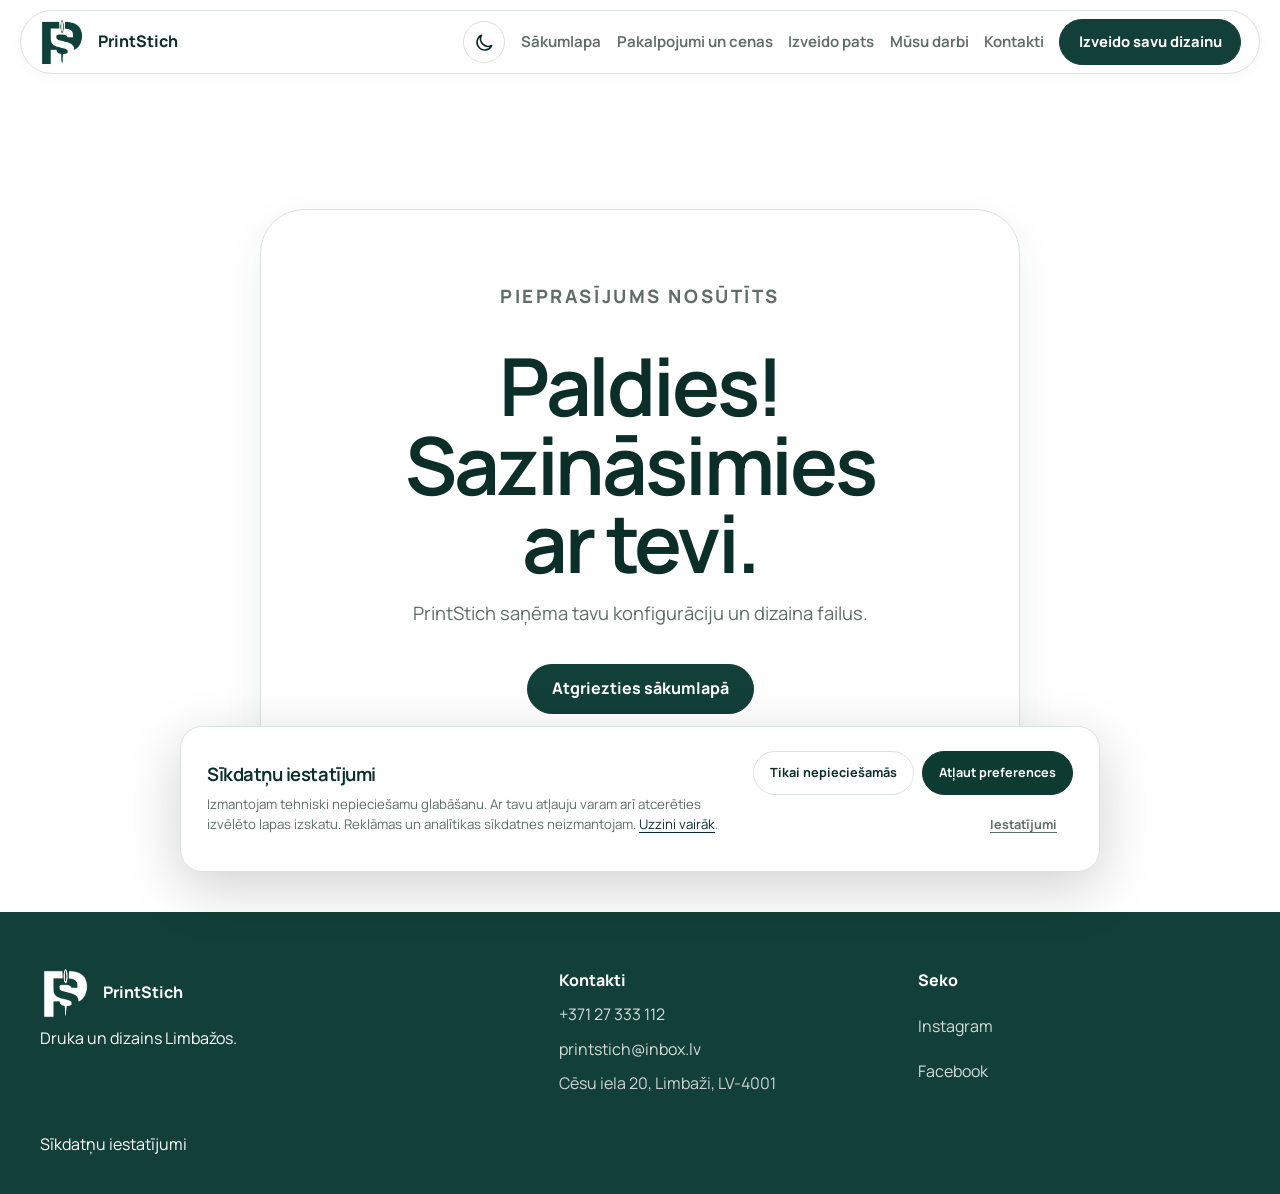
<file: paldies.html>
<!doctype html>
<html lang="lv" data-theme="light">
<head>
  <meta charset="utf-8">
  <meta name="viewport" content="width=device-width, initial-scale=1">
  <title>Paldies | PrintStich</title>
  <meta name="description" content="Paldies par PrintStich pasūtījuma pieprasījumu. Sazināsimies ar tevi tuvākajā laikā.">
  <meta name="theme-color" content="#f5f7f4">
  <meta name="color-scheme" content="light">
  <meta name="supported-color-schemes" content="light">
  <meta name="robots" content="noindex, nofollow">
  <link rel="canonical" href="https://printstich.lv/paldies">
  <link rel="icon" href="assets/favicon.ico" sizes="any">
  <link rel="icon" type="image/png" sizes="32x32" href="assets/favicon-32.png">
  <link rel="icon" type="image/png" sizes="16x16" href="assets/favicon-16.png">
  <link rel="apple-touch-icon" href="assets/favicon-180.png">
  <link rel="preconnect" href="https://fonts.googleapis.com">
  <link rel="preconnect" href="https://fonts.gstatic.com" crossorigin>
  <link href="https://fonts.googleapis.com/css2?family=Manrope:wght@400;500;600;700&display=swap" rel="stylesheet">
  <link rel="stylesheet" href="css/style.css">
  <style>
    .thank-you-main {
      min-height: calc(100vh - var(--header-height));
      display: grid;
      place-items: center;
      padding: clamp(3rem, 8vw, 7rem) 0;
    }

    .thank-you-card {
      width: min(calc(100% - 40px), 760px);
      margin-inline: auto;
      padding: clamp(2rem, 6vw, 4.5rem);
      border: 1px solid var(--color-border);
      border-radius: var(--radius-xl);
      background: rgba(255,255,255,.72);
      box-shadow: var(--shadow-card);
      text-align: center;
    }

    .thank-you-card h1 {
      max-width: 12ch;
      margin: 0 auto var(--space-md);
      font-size: clamp(2.6rem, 7vw, 5rem);
      line-height: .98;
      text-wrap: balance;
    }

    .thank-you-card p {
      max-width: 38rem;
      margin: 0 auto var(--space-xl);
      color: var(--color-text-muted);
      font-size: clamp(1rem, 1.8vw, 1.15rem);
    }

    @media (max-width: 768px) {
      .thank-you-main {
        padding: var(--space-xl) 0 var(--space-2xl);
      }

      .thank-you-card {
        width: min(calc(100% - 24px), 760px);
        padding: var(--space-xl) var(--space-lg);
        border-radius: var(--radius-lg);
      }

      .thank-you-card .button {
        width: 100%;
      }
    }
  </style>
  <script>try{const key='printstich-theme';const selected=sessionStorage.getItem(key);const c=JSON.parse(localStorage.getItem('printstich-consent-v1')||'null');const saved=c&&c.version===1&&c.preferences===true?localStorage.getItem(key):null;const theme=selected||saved;if(theme==='dark'||theme==='light')document.documentElement.setAttribute('data-theme',theme)}catch(e){}</script>
</head>
<body>
  <header class="site-header" data-header>
    <div class="container header-inner">
      <a class="brand" href="/" aria-label="PrintStich sākumlapa">
        <span class="brand-logo-pair"><img src="assets/images/logo.png" class="brand-logo theme-logo-light" alt="PrintStich logo" loading="lazy" width="2008" height="2008"><img src="assets/images/logo-white.png" class="brand-logo theme-logo-dark" alt="" aria-hidden="true"></span>
        <span class="brand-name">PrintStich</span>
      </a>
      <div class="header-actions"><a class="button button-small header-mobile-cta" href="/konfigurators">Izveido savu dizainu</a><button class="theme-toggle" type="button" data-theme-toggle aria-label="Ieslēgt tumšo režīmu" title="Ieslēgt tumšo režīmu" aria-pressed="false"><svg class="theme-icon-moon" viewBox="0 0 24 24" aria-hidden="true"><path d="M20.2 15.5A8.7 8.7 0 0 1 8.5 3.8 8.8 8.8 0 1 0 20.2 15.5Z"/></svg><svg class="theme-icon-sun" viewBox="0 0 24 24" aria-hidden="true"><circle cx="12" cy="12" r="4"/><path d="M12 2v2m0 16v2M4.93 4.93l1.42 1.42m11.3 11.3 1.42 1.42M2 12h2m16 0h2M4.93 19.07l1.42-1.42m11.3-11.3 1.42-1.42"/></svg></button><button class="menu-toggle" type="button" aria-expanded="false" aria-controls="site-nav" data-menu-toggle>
        <span class="sr-only">Atvērt izvēlni</span><span></span><span></span>
      </button></div>
      <nav class="site-nav" id="site-nav" aria-label="Galvenā navigācija" data-nav><a href="/">Sākumlapa</a><a href="/pakalpojumi">Pakalpojumi un cenas</a><a href="/konfigurators">Izveido pats</a><a href="/musu-darbi">Mūsu darbi</a><a href="/kontakti">Kontakti</a><a class="button button-small" href="/konfigurators">Izveido savu dizainu</a></nav>
    </div>
  </header>

  <main class="thank-you-main">
    <section class="thank-you-card" aria-labelledby="thank-you-title">
      <p class="eyebrow">Pieprasījums nosūtīts</p>
      <h1 id="thank-you-title">Paldies! Sazināsimies ar tevi.</h1>
      <p>PrintStich saņēma tavu konfigurāciju un dizaina failus.</p>
      <a class="button" href="/">Atgriezties sākumlapā</a>
    </section>
  </main>

  <footer class="site-footer" id="kontakti">
    <div class="container footer-grid">
      <div>
        <a class="brand footer-brand" href="/" aria-label="PrintStich sākumlapa">
          <img src="assets/images/logo-white.png" class="brand-logo" alt="PrintStich logo" loading="lazy" width="2008" height="2008">
          <span class="brand-name">PrintStich</span>
        </a>
        <p>Druka un dizains Limbažos.</p>
      </div>
      <div class="footer-links">
        <span>Kontakti</span>
        <a href="tel:+37127333112">+371 27 333 112</a>
        <a href="mailto:printstich@inbox.lv">printstich@inbox.lv</a>
        <address>Cēsu iela 20, Limbaži, LV-4001</address>
      </div>
      <div class="footer-links">
        <span>Seko</span>
        <a href="https://www.instagram.com/printstich/" target="_blank" rel="noopener noreferrer">Instagram</a>
        <a href="https://www.facebook.com/profile.php?id=61590085437483" target="_blank" rel="noopener noreferrer">Facebook</a>
      </div>
    </div>
  </footer>

  <script src="js/main.js"></script>
  <script src="js/cookie-consent.js"></script>
</body>
</html>
</file>
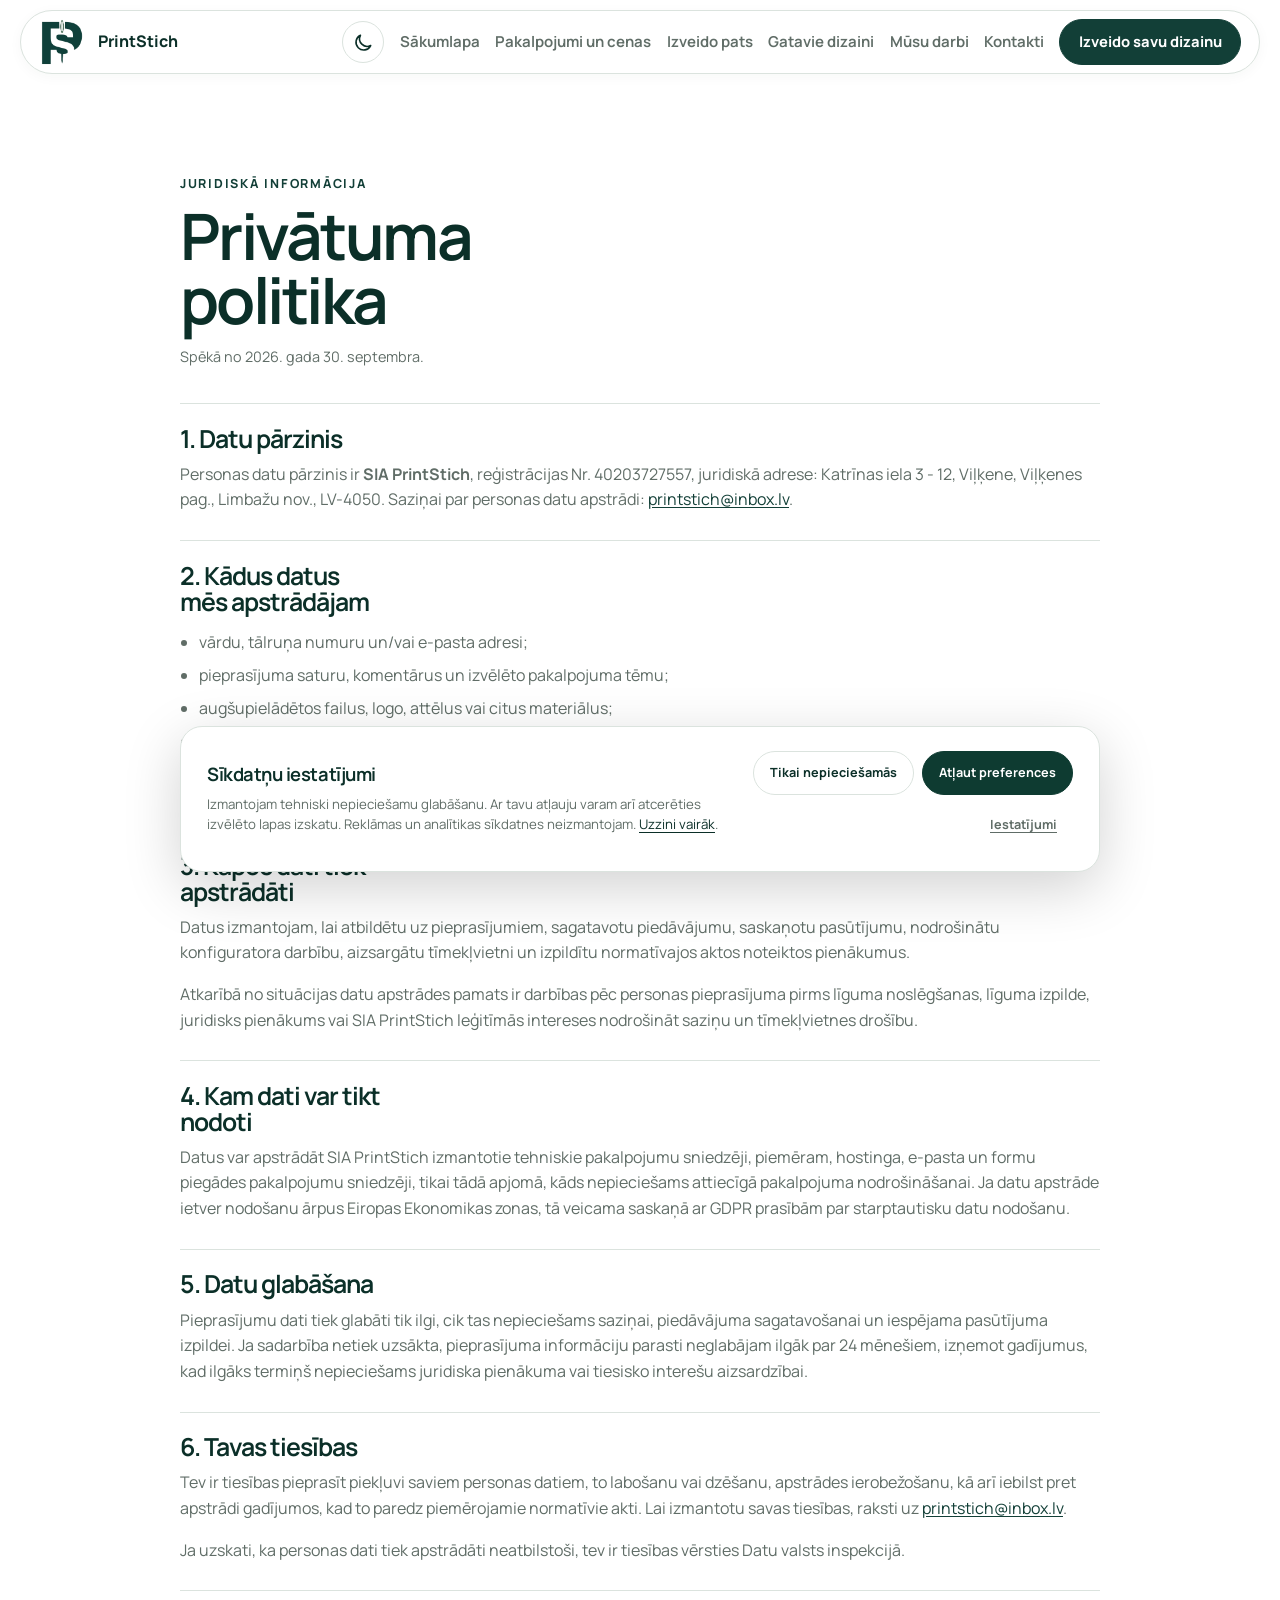
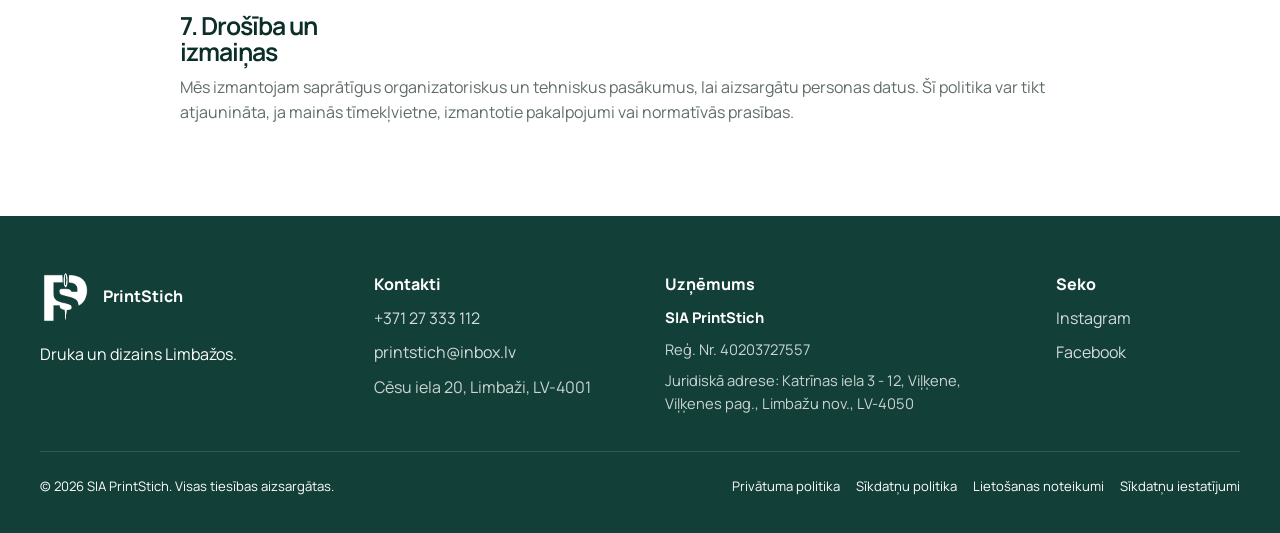
<file: privatuma-politika.html>
<!doctype html>
<html lang="lv" data-theme="light">
<head>
  <meta charset="utf-8">
  <meta name="viewport" content="width=device-width, initial-scale=1">
  <title>Privātuma politika | PrintStich</title>
  <meta name="description" content="Informācija par personas datu apstrādi PrintStich tīmekļvietnē.">
  <meta name="theme-color" content="#f5f7f4">
  <meta name="color-scheme" content="light">
  <meta name="supported-color-schemes" content="light">
  <link rel="canonical" href="https://printstich.lv/privatuma-politika">
  <link rel="icon" href="/assets/favicon.ico" sizes="any">
  <link rel="icon" type="image/png" sizes="32x32" href="/assets/favicon-32.png">
  <link rel="icon" type="image/png" sizes="16x16" href="/assets/favicon-16.png">
  <link rel="apple-touch-icon" href="/assets/favicon-180.png">
  <link rel="preconnect" href="https://fonts.googleapis.com">
  <link rel="preconnect" href="https://fonts.gstatic.com" crossorigin>
  <link href="https://fonts.googleapis.com/css2?family=Manrope:wght@400;500;600;700&display=swap" rel="stylesheet">
  <link rel="stylesheet" href="css/style.css">
  <script>try{const key='printstich-theme';const selected=sessionStorage.getItem(key);const c=JSON.parse(localStorage.getItem('printstich-consent-v1')||'null');const saved=c&&c.version===1&&c.preferences===true?localStorage.getItem(key):null;const theme=selected||saved;if(theme==='dark'||theme==='light')document.documentElement.setAttribute('data-theme',theme)}catch(e){}</script>
</head>
<body>
  <header class="site-header" data-header>
    <div class="container header-inner">
      <a class="brand" href="/" aria-label="PrintStich sākumlapa">
        <span class="brand-logo-pair"><img src="assets/images/logo.png" class="brand-logo theme-logo-light" alt="PrintStich logo" loading="lazy" width="2008" height="2008"><img src="assets/images/logo-white.png" class="brand-logo theme-logo-dark" alt="" aria-hidden="true"></span>
        <span class="brand-name">PrintStich</span>
      </a>
      <div class="header-actions"><a class="button button-small header-mobile-cta" href="/konfigurators">Izveido savu dizainu</a><button class="theme-toggle" type="button" data-theme-toggle aria-label="Ieslēgt tumšo režīmu" title="Ieslēgt tumšo režīmu" aria-pressed="false"><svg class="theme-icon-moon" viewBox="0 0 24 24" aria-hidden="true"><path d="M20.2 15.5A8.7 8.7 0 0 1 8.5 3.8 8.8 8.8 0 1 0 20.2 15.5Z"/></svg><svg class="theme-icon-sun" viewBox="0 0 24 24" aria-hidden="true"><circle cx="12" cy="12" r="4"/><path d="M12 2v2m0 16v2M4.93 4.93l1.42 1.42m11.3 11.3 1.42 1.42M2 12h2m16 0h2M4.93 19.07l1.42-1.42m11.3-11.3 1.42-1.42"/></svg></button><button class="menu-toggle" type="button" aria-expanded="false" aria-controls="site-nav" data-menu-toggle>
        <span class="sr-only">Atvērt izvēlni</span><span></span><span></span>
      </button></div>
      <nav class="site-nav" id="site-nav" aria-label="Galvenā navigācija" data-nav><a href="/">Sākumlapa</a><a href="/pakalpojumi">Pakalpojumi un cenas</a><a href="/konfigurators">Izveido pats</a><a href="/gatavie-dizaini">Gatavie dizaini</a><a href="/musu-darbi">Mūsu darbi</a><a href="/kontakti">Kontakti</a><a class="button button-small" href="/konfigurators">Izveido savu dizainu</a></nav>
    </div>
  </header>
  <main class="legal-main">
    <div class="legal-shell">
      <header class="legal-head">
        <p class="eyebrow">JURIDISKĀ INFORMĀCIJA</p>
        <h1>Privātuma politika</h1>
        <p class="legal-updated">Spēkā no 2026. gada 30. septembra.</p>
      </header>
      <div class="legal-content">
        <section>
          <h2>1. Datu pārzinis</h2>
          <p>Personas datu pārzinis ir <strong>SIA PrintStich</strong>, reģistrācijas Nr. 40203727557, juridiskā adrese: Katrīnas iela 3 - 12, Viļķene, Viļķenes pag., Limbažu nov., LV-4050. Saziņai par personas datu apstrādi: <a href="mailto:printstich@inbox.lv">printstich@inbox.lv</a>.</p>
        </section>
        <section>
          <h2>2. Kādus datus mēs apstrādājam</h2>
          <ul>
            <li>vārdu, tālruņa numuru un/vai e-pasta adresi;</li>
            <li>pieprasījuma saturu, komentārus un izvēlēto pakalpojuma tēmu;</li>
            <li>augšupielādētos failus, logo, attēlus vai citus materiālus;</li>
            <li>konfiguratorā izvēlēto produktu, krāsu, izmēru un dizaina novietojuma informāciju;</li>
            <li>tehnisko informāciju, ko var fiksēt hostinga vai drošības sistēmas, piemēram, IP adresi, pārlūka tipu un piekļuves žurnālus.</li>
          </ul>
        </section>
        <section>
          <h2>3. Kāpēc dati tiek apstrādāti</h2>
          <p>Datus izmantojam, lai atbildētu uz pieprasījumiem, sagatavotu piedāvājumu, saskaņotu pasūtījumu, nodrošinātu konfiguratora darbību, aizsargātu tīmekļvietni un izpildītu normatīvajos aktos noteiktos pienākumus.</p>
          <p>Atkarībā no situācijas datu apstrādes pamats ir darbības pēc personas pieprasījuma pirms līguma noslēgšanas, līguma izpilde, juridisks pienākums vai SIA PrintStich leģitīmās intereses nodrošināt saziņu un tīmekļvietnes drošību.</p>
        </section>
        <section>
          <h2>4. Kam dati var tikt nodoti</h2>
          <p>Datus var apstrādāt SIA PrintStich izmantotie tehniskie pakalpojumu sniedzēji, piemēram, hostinga, e-pasta un formu piegādes pakalpojumu sniedzēji, tikai tādā apjomā, kāds nepieciešams attiecīgā pakalpojuma nodrošināšanai. Ja datu apstrāde ietver nodošanu ārpus Eiropas Ekonomikas zonas, tā veicama saskaņā ar GDPR prasībām par starptautisku datu nodošanu.</p>
        </section>
        <section>
          <h2>5. Datu glabāšana</h2>
          <p>Pieprasījumu dati tiek glabāti tik ilgi, cik tas nepieciešams saziņai, piedāvājuma sagatavošanai un iespējama pasūtījuma izpildei. Ja sadarbība netiek uzsākta, pieprasījuma informāciju parasti neglabājam ilgāk par 24 mēnešiem, izņemot gadījumus, kad ilgāks termiņš nepieciešams juridiska pienākuma vai tiesisko interešu aizsardzībai.</p>
        </section>
        <section>
          <h2>6. Tavas tiesības</h2>
          <p>Tev ir tiesības pieprasīt piekļuvi saviem personas datiem, to labošanu vai dzēšanu, apstrādes ierobežošanu, kā arī iebilst pret apstrādi gadījumos, kad to paredz piemērojamie normatīvie akti. Lai izmantotu savas tiesības, raksti uz <a href="mailto:printstich@inbox.lv">printstich@inbox.lv</a>.</p>
          <p>Ja uzskati, ka personas dati tiek apstrādāti neatbilstoši, tev ir tiesības vērsties Datu valsts inspekcijā.</p>
        </section>
        <section>
          <h2>7. Drošība un izmaiņas</h2>
          <p>Mēs izmantojam saprātīgus organizatoriskus un tehniskus pasākumus, lai aizsargātu personas datus. Šī politika var tikt atjaunināta, ja mainās tīmekļvietne, izmantotie pakalpojumi vai normatīvās prasības.</p>
        </section>
      </div>
    </div>
  </main>
  <footer class="site-footer">
    <div class="container footer-grid footer-grid-legal">
      <div class="footer-about">
        <a class="brand footer-brand" href="/" aria-label="PrintStich sākumlapa">
          <img src="assets/images/logo-white.png" class="brand-logo" alt="PrintStich logo" loading="lazy" width="2008" height="2008">
          <span class="brand-name">PrintStich</span>
        </a>
        <p>Druka un dizains Limbažos.</p>
      </div>
      <div class="footer-links">
        <span>Kontakti</span>
        <a href="tel:+37127333112">+371 27 333 112</a>
        <a href="mailto:printstich@inbox.lv">printstich@inbox.lv</a>
        <address>Cēsu iela 20, Limbaži, LV-4001</address>
      </div>
      <div class="footer-links footer-company">
        <span>Uzņēmums</span>
        <p><strong>SIA PrintStich</strong></p>
        <p>Reģ. Nr. 40203727557</p>

        <p>Juridiskā adrese: Katrīnas iela 3 - 12, Viļķene, Viļķenes pag., Limbažu nov., LV-4050</p>
      </div>
      <div class="footer-links">
        <span>Seko</span>
        <a href="https://www.instagram.com/printstich/" target="_blank" rel="noopener noreferrer">Instagram</a>
        <a href="https://www.facebook.com/profile.php?id=61590085437483" target="_blank" rel="noopener noreferrer">Facebook</a>
      </div>
    </div>
    <div class="container footer-bottom">
      <span>© 2026 SIA PrintStich. Visas tiesības aizsargātas.</span>
      <nav class="footer-legal-links" aria-label="Juridiskā informācija">
        <a href="/privatuma-politika">Privātuma politika</a>
        <a href="/sikdatnu-politika">Sīkdatņu politika</a>
        <a href="/lietosanas-noteikumi">Lietošanas noteikumi</a>
      </nav>
    </div>
  </footer>
  <button class="scroll-top" type="button" aria-label="Uz augšu" hidden>↑</button>
  <script src="js/main.js"></script>
  <script src="js/cookie-consent.js"></script>
</body>
</html>
</file>
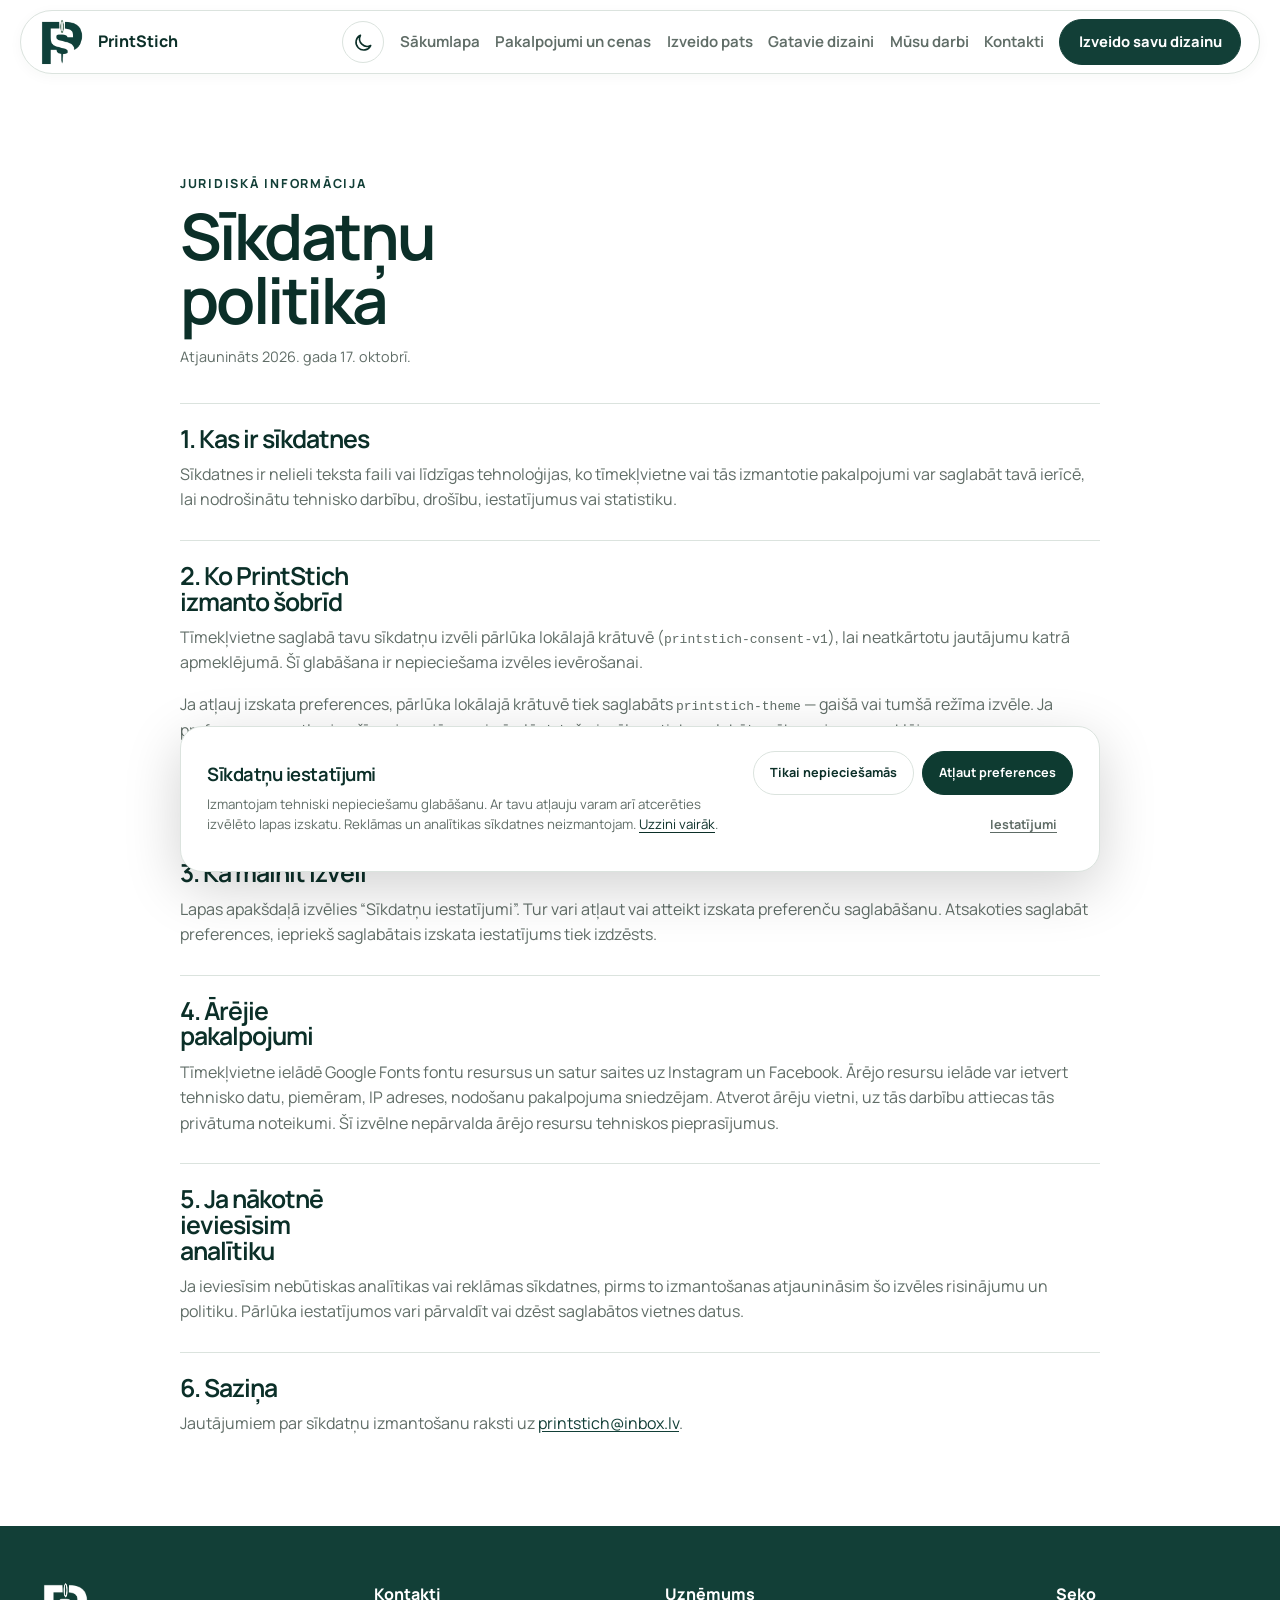
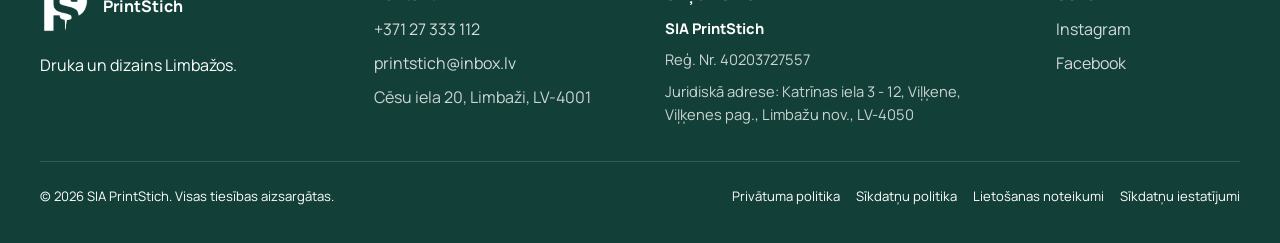
<file: sikdatnu-politika.html>
<!doctype html>
<html lang="lv" data-theme="light">
<head>
  <meta charset="utf-8">
  <meta name="viewport" content="width=device-width, initial-scale=1">
  <title>Sīkdatņu politika | PrintStich</title>
  <meta name="description" content="Informācija par sīkdatņu un līdzīgu tehnoloģiju izmantošanu PrintStich tīmekļvietnē.">
  <meta name="theme-color" content="#f5f7f4">
  <meta name="color-scheme" content="light">
  <meta name="supported-color-schemes" content="light">
  <link rel="canonical" href="https://printstich.lv/sikdatnu-politika">
  <link rel="icon" href="/assets/favicon.ico" sizes="any">
  <link rel="icon" type="image/png" sizes="32x32" href="/assets/favicon-32.png">
  <link rel="icon" type="image/png" sizes="16x16" href="/assets/favicon-16.png">
  <link rel="apple-touch-icon" href="/assets/favicon-180.png">
  <link rel="preconnect" href="https://fonts.googleapis.com">
  <link rel="preconnect" href="https://fonts.gstatic.com" crossorigin>
  <link href="https://fonts.googleapis.com/css2?family=Manrope:wght@400;500;600;700&display=swap" rel="stylesheet">
  <link rel="stylesheet" href="css/style.css">
  <script>try{const key='printstich-theme';const selected=sessionStorage.getItem(key);const c=JSON.parse(localStorage.getItem('printstich-consent-v1')||'null');const saved=c&&c.version===1&&c.preferences===true?localStorage.getItem(key):null;const theme=selected||saved;if(theme==='dark'||theme==='light')document.documentElement.setAttribute('data-theme',theme)}catch(e){}</script>
</head>
<body>
  <header class="site-header" data-header>
    <div class="container header-inner">
      <a class="brand" href="/" aria-label="PrintStich sākumlapa">
        <span class="brand-logo-pair"><img src="assets/images/logo.png" class="brand-logo theme-logo-light" alt="PrintStich logo" loading="lazy" width="2008" height="2008"><img src="assets/images/logo-white.png" class="brand-logo theme-logo-dark" alt="" aria-hidden="true"></span>
        <span class="brand-name">PrintStich</span>
      </a>
      <div class="header-actions"><a class="button button-small header-mobile-cta" href="/konfigurators">Izveido savu dizainu</a><button class="theme-toggle" type="button" data-theme-toggle aria-label="Ieslēgt tumšo režīmu" title="Ieslēgt tumšo režīmu" aria-pressed="false"><svg class="theme-icon-moon" viewBox="0 0 24 24" aria-hidden="true"><path d="M20.2 15.5A8.7 8.7 0 0 1 8.5 3.8 8.8 8.8 0 1 0 20.2 15.5Z"/></svg><svg class="theme-icon-sun" viewBox="0 0 24 24" aria-hidden="true"><circle cx="12" cy="12" r="4"/><path d="M12 2v2m0 16v2M4.93 4.93l1.42 1.42m11.3 11.3 1.42 1.42M2 12h2m16 0h2M4.93 19.07l1.42-1.42m11.3-11.3 1.42-1.42"/></svg></button><button class="menu-toggle" type="button" aria-expanded="false" aria-controls="site-nav" data-menu-toggle>
        <span class="sr-only">Atvērt izvēlni</span><span></span><span></span>
      </button></div>
      <nav class="site-nav" id="site-nav" aria-label="Galvenā navigācija" data-nav><a href="/">Sākumlapa</a><a href="/pakalpojumi">Pakalpojumi un cenas</a><a href="/konfigurators">Izveido pats</a><a href="/gatavie-dizaini">Gatavie dizaini</a><a href="/musu-darbi">Mūsu darbi</a><a href="/kontakti">Kontakti</a><a class="button button-small" href="/konfigurators">Izveido savu dizainu</a></nav>
    </div>
  </header>
  <main class="legal-main">
    <div class="legal-shell">
      <header class="legal-head">
        <p class="eyebrow">JURIDISKĀ INFORMĀCIJA</p>
        <h1>Sīkdatņu politika</h1>
        <p class="legal-updated">Atjaunināts 2026. gada 17. oktobrī.</p>
      </header>
      <div class="legal-content">
        <section>
          <h2>1. Kas ir sīkdatnes</h2>
          <p>Sīkdatnes ir nelieli teksta faili vai līdzīgas tehnoloģijas, ko tīmekļvietne vai tās izmantotie pakalpojumi var saglabāt tavā ierīcē, lai nodrošinātu tehnisko darbību, drošību, iestatījumus vai statistiku.</p>
        </section>
        <section>
          <h2>2. Ko PrintStich izmanto šobrīd</h2>
          <p>Tīmekļvietne saglabā tavu sīkdatņu izvēli pārlūka lokālajā krātuvē (<code>printstich-consent-v1</code>), lai neatkārtotu jautājumu katrā apmeklējumā. Šī glabāšana ir nepieciešama izvēles ievērošanai.</p>
          <p>Ja atļauj izskata preferences, pārlūka lokālajā krātuvē tiek saglabāts <code>printstich-theme</code> — gaišā vai tumšā režīma izvēle. Ja preferences neatļauj, režīmu joprojām vari pārslēgt, taču izvēle netiek saglabāta nākamajam apmeklējumam.</p>
          <p>Pašlaik neizmantojam reklāmas vai uz piekrišanu balstītas analītikas sīkdatnes. Hostinga un drošības pakalpojumi var apstrādāt tehniski nepieciešamus pieprasījumu žurnālus vai identifikatorus.</p>
        </section>
        <section>
          <h2>3. Kā mainīt izvēli</h2>
          <p>Lapas apakšdaļā izvēlies “Sīkdatņu iestatījumi”. Tur vari atļaut vai atteikt izskata preferenču saglabāšanu. Atsakoties saglabāt preferences, iepriekš saglabātais izskata iestatījums tiek izdzēsts.</p>
        </section>
        <section>
          <h2>4. Ārējie pakalpojumi</h2>
          <p>Tīmekļvietne ielādē Google Fonts fontu resursus un satur saites uz Instagram un Facebook. Ārējo resursu ielāde var ietvert tehnisko datu, piemēram, IP adreses, nodošanu pakalpojuma sniedzējam. Atverot ārēju vietni, uz tās darbību attiecas tās privātuma noteikumi. Šī izvēlne nepārvalda ārējo resursu tehniskos pieprasījumus.</p>
        </section>
        <section>
          <h2>5. Ja nākotnē ieviesīsim analītiku</h2>
          <p>Ja ieviesīsim nebūtiskas analītikas vai reklāmas sīkdatnes, pirms to izmantošanas atjaunināsim šo izvēles risinājumu un politiku. Pārlūka iestatījumos vari pārvaldīt vai dzēst saglabātos vietnes datus.</p>
        </section>
        <section>
          <h2>6. Saziņa</h2>
          <p>Jautājumiem par sīkdatņu izmantošanu raksti uz <a href="mailto:printstich@inbox.lv">printstich@inbox.lv</a>.</p>
        </section>
      </div>
    </div>
  </main>
  <footer class="site-footer">
    <div class="container footer-grid footer-grid-legal">
      <div class="footer-about">
        <a class="brand footer-brand" href="/" aria-label="PrintStich sākumlapa">
          <img src="assets/images/logo-white.png" class="brand-logo" alt="PrintStich logo" loading="lazy" width="2008" height="2008">
          <span class="brand-name">PrintStich</span>
        </a>
        <p>Druka un dizains Limbažos.</p>
      </div>
      <div class="footer-links">
        <span>Kontakti</span>
        <a href="tel:+37127333112">+371 27 333 112</a>
        <a href="mailto:printstich@inbox.lv">printstich@inbox.lv</a>
        <address>Cēsu iela 20, Limbaži, LV-4001</address>
      </div>
      <div class="footer-links footer-company">
        <span>Uzņēmums</span>
        <p><strong>SIA PrintStich</strong></p>
        <p>Reģ. Nr. 40203727557</p>

        <p>Juridiskā adrese: Katrīnas iela 3 - 12, Viļķene, Viļķenes pag., Limbažu nov., LV-4050</p>
      </div>
      <div class="footer-links">
        <span>Seko</span>
        <a href="https://www.instagram.com/printstich/" target="_blank" rel="noopener noreferrer">Instagram</a>
        <a href="https://www.facebook.com/profile.php?id=61590085437483" target="_blank" rel="noopener noreferrer">Facebook</a>
      </div>
    </div>
    <div class="container footer-bottom">
      <span>© 2026 SIA PrintStich. Visas tiesības aizsargātas.</span>
      <nav class="footer-legal-links" aria-label="Juridiskā informācija">
        <a href="/privatuma-politika">Privātuma politika</a>
        <a href="/sikdatnu-politika">Sīkdatņu politika</a>
        <a href="/lietosanas-noteikumi">Lietošanas noteikumi</a>
      </nav>
    </div>
  </footer>
  <button class="scroll-top" type="button" aria-label="Uz augšu" hidden>↑</button>
  <script src="js/main.js"></script>
  <script src="js/cookie-consent.js"></script>
</body>
</html>
</file>
<file: css/style.css>
:root {
  --color-bg: #f5f5f3;
  --color-surface: #ffffff;
  --color-text: #111312;
  --color-text-strong: #111312;
  --color-text-muted: #606562;
  --color-border: #dedfdb;
  --color-accent: #111312;
  --color-accent-hover: #183b32;
  --color-accent-soft: #f5f5f3;
  --color-mint: #f5f5f3;
  --shadow-soft: 0 22px 70px rgba(18,63,55,.08);
  --shadow-card: 0 14px 40px rgba(18,63,55,.07);
  --font-heading: "Manrope", Arial, sans-serif;
  --font-body: "Manrope", Arial, sans-serif;
  --container: 1200px;
  --container-wide: 1440px;
  --radius-sm: 16px;
  --radius-md: 24px;
  --radius-lg: 36px;
  --radius-xl: 44px;
  --transition: 280ms cubic-bezier(.2,.7,.2,1);
  --space-xs: .5rem;
  --space-sm: .75rem;
  --space-md: 1rem;
  --space-lg: 1.5rem;
  --space-xl: 2.25rem;
  --space-2xl: 3.5rem;
  --space-3xl: 5.5rem;
  --header-height: 72px;
}

* { box-sizing: border-box; }
:root {
  color-scheme: only light;
}
html {
  scroll-behavior: smooth;
  color-scheme: only light;
  background: var(--color-bg);
}
body {
  color-scheme: only light;
}
body { margin: 0; font-family: var(--font-body); background: var(--color-bg); color: var(--color-text-strong); line-height: 1.6; -webkit-font-smoothing: antialiased; }
img, picture, svg { display: block; max-width: 100%; }
button, input, textarea { font: inherit; }
a { color: inherit; text-decoration: none; }
address { font-style: normal; }
h1, h2, h3, p, blockquote { margin-top: 0; }
h1, h2, h3 { font-family: var(--font-heading); color: var(--color-text-strong); letter-spacing: -.04em; }
h1 { max-width: 11ch; margin-bottom: 1.15rem; font-size: clamp(2.7rem,5.2vw,5.15rem); line-height: 1; font-weight: 650; }
h2 { max-width: 13ch; margin-bottom: 1.4rem; font-size: clamp(2.2rem,4.3vw,4.4rem); line-height: 1.04; font-weight: 650; }
h3 { margin-bottom: .75rem; font-size: clamp(1.2rem,2vw,1.7rem); line-height: 1.2; font-weight: 650; }
p:last-child { margin-bottom: 0; }
.container { width: min(calc(100% - 40px), var(--container)); margin-inline: auto; }
.section { padding-block: clamp(var(--space-2xl),6vw,var(--space-3xl)); background: transparent; }
.eyebrow { margin-bottom: .8rem; color: var(--color-text); font-size: .78rem; font-weight: 750; letter-spacing: .14em; text-transform: uppercase; }
.sr-only { position: absolute; width: 1px; height: 1px; padding: 0; margin: -1px; overflow: hidden; clip: rect(0,0,0,0); white-space: nowrap; border: 0; }

.button { display: inline-flex; align-items: center; justify-content: center; min-height: 50px; padding: .8rem 1.5rem; border: 1px solid var(--color-accent); border-radius: 999px; background: var(--color-accent); color: #fff; font-weight: 750; line-height: 1.2; transition: transform var(--transition),background var(--transition),color var(--transition),border-color var(--transition),box-shadow var(--transition); }
.button:hover { transform: translateY(-2px); background: var(--color-accent-hover); border-color: var(--color-accent-hover); box-shadow: 0 10px 26px rgba(18,63,55,.15); }
.button:active { transform: translateY(0); box-shadow: none; }
.button-small { min-height: 42px; padding-inline: 1.15rem; font-size: .92rem; }
.button-ghost { background: transparent; color: var(--color-accent); }
.button-ghost:hover { background: var(--color-accent-soft); color: var(--color-accent); }
.button:focus-visible, a:focus-visible, button:focus-visible, input:focus-visible, textarea:focus-visible { outline: 3px solid rgba(18,63,55,.25); outline-offset: 3px; }

.site-header { position: sticky; top: 0; z-index: 50; border-bottom: 1px solid transparent; background: rgba(255,255,255,.84); backdrop-filter: blur(18px); transition: background var(--transition),border-color var(--transition),box-shadow var(--transition); }
.site-header.is-scrolled { background: rgba(255,255,255,.9); border-color: rgba(18,63,55,.08); box-shadow: 0 8px 30px rgba(18,63,55,.05); }
.header-inner { min-height: var(--header-height); display: flex; align-items: center; justify-content: space-between; gap: 2rem; }
.brand { display: inline-flex; align-items: center; gap: .8rem; font-weight: 750; }
.brand-mark { width: 44px; aspect-ratio: 1; display: grid; place-items: center; border-radius: 14px; background: var(--color-accent); color: #fff; font-size: .78rem; }
.brand-logo { width: 46px; height: 46px; object-fit: contain; border-radius: 0; }
.footer-brand .brand-logo { width: 50px; height: 50px; background: transparent; padding: 0; border-radius: 0; }
.brand-name { font-size: 1rem; }
.site-nav { display: flex; align-items: center; gap: 1.55rem; font-size: .94rem; font-weight: 650; }
.site-nav > a:not(.button) { color: var(--color-text-muted); transition: color var(--transition); }
.site-nav > a:not(.button):hover { color: var(--color-text-strong); }
.menu-toggle { display: none; width: 46px; height: 46px; padding: 0; border: 1px solid var(--color-border); border-radius: 15px; background: var(--color-surface); }
.menu-toggle span:not(.sr-only) { display: block; width: 18px; height: 1px; margin: 5px auto; background: var(--color-text-strong); }

.hero { position: relative; display: flex; align-items: center; min-height: min(88vh, 720px); margin: 0; padding-block: 3rem; overflow: hidden; }
.hero-shell { position: static; width: min(calc(100% - 40px), var(--container)); margin-inline: auto; }
.hero-copy { position: relative; z-index: 1; max-width: 46%; }
.hero-copy h1 { max-width: 10.5ch; margin-bottom: 1.3rem; color: #0b2f28; font-size: clamp(3rem,5vw,4.85rem); font-weight: 600; letter-spacing: -.025em; line-height: 1.08; text-wrap: balance; }
.hero-copy .eyebrow { color: #123f37; }
.hero-lead { margin-bottom: 1.55rem; color: #0b2f28; opacity: .75; font-size: clamp(1rem,1.25vw,1.17rem); }
.hero-actions { display: flex; flex-wrap: wrap; gap: .75rem; }
.hero-actions .button { background: #123f37; border-color: #123f37; color: #fff; }
.hero-actions .button-ghost { background: transparent; border-color: #123f37; color: #123f37; }
.hero-media { position: absolute; inset: 0; z-index: 0; overflow: hidden; }
.hero-media picture { width: 100%; height: 100%; }
.hero-media img { width: 100%; height: 100%; object-fit: cover; object-position: 75% center; display: block; }

.section-heading { max-width: 820px; margin-bottom: clamp(var(--space-xl),4vw,var(--space-2xl)); }
.split-heading { max-width: none; display: grid; grid-template-columns: 1.2fr .8fr; gap: clamp(var(--space-lg),6vw,var(--space-3xl)); align-items: end; }
.split-heading > p { max-width: 30rem; color: var(--color-text-muted); font-size: 1.05rem; }

.create-own { background: #fff; color: var(--color-text-strong); }
.create-own-shell {
  display: grid;
  grid-template-columns: minmax(0,.82fr) minmax(460px,1.18fr);
  gap: clamp(var(--space-xl),6vw,var(--space-3xl));
  align-items: center;
}
.create-own-copy { display: grid; gap: var(--space-lg); align-content: center; }
.create-own-intro { max-width: 620px; }
.create-own .eyebrow { color: var(--color-accent); }
.create-own h2, .create-own h3 { color: var(--color-text-strong); }
.create-own-lead { max-width: 38rem; margin-bottom: 0; color: var(--color-text-muted); font-size: 1.05rem; }
.create-own-button { justify-self: start; background: var(--color-accent); border-color: var(--color-accent); color: #fff; }
.create-own-button:hover { background: var(--color-accent-hover); border-color: var(--color-accent-hover); color: #fff; box-shadow: 0 10px 26px rgba(18,63,55,.16); }
.create-own-media { min-width: 0; }
.create-own-media img {
  display: block;
  width: 100%;
  height: auto;
  border: 1px solid var(--color-border);
  border-radius: var(--radius-lg);
  box-shadow: var(--shadow-soft);
}

/* Alternate the homepage rhythm: light configurator feature, dark process section. */
.process { background: #0b2f28; color: #fff; }
.process h2, .process h3, .process .eyebrow { color: #fff; }
.process .section-heading { color: #fff; }
.process-grid { border-color: rgba(255,255,255,.16); background: rgba(255,255,255,.16); box-shadow: none; }
.process-grid li { background: rgba(255,255,255,.07); }
.process-grid li:hover { background: rgba(255,255,255,.11); }
.process-grid li > span { color: rgba(255,255,255,.58); }
.process-grid p { color: rgba(255,255,255,.76); }

.divider { width: min(calc(100% - 40px), var(--container)); height: 1px; margin-inline: auto; background: var(--color-border); transform: scaleX(0); transform-origin: center; transition: transform 600ms ease-out; }
.divider.is-visible { transform: scaleX(1); }

.work, .services, .quote-section, .inquiry { background: transparent; }
.portfolio-filters { display: flex; flex-wrap: wrap; gap: var(--space-sm); margin-bottom: var(--space-xl); }
.portfolio-filter { min-height: 42px; padding: .7rem 1rem; border: 1px solid var(--color-border); border-radius: 999px; background: transparent; color: var(--color-text); font-weight: 650; cursor: pointer; transition: background var(--transition),color var(--transition),border-color var(--transition),transform var(--transition); }
.portfolio-filter:hover { transform: translateY(-2px); border-color: var(--color-accent); }
.portfolio-filter.is-active { background: var(--color-accent); border-color: var(--color-accent); color: #fff; }
.portfolio-grid { display: grid; grid-template-columns: repeat(3,minmax(0,1fr)); gap: var(--space-md); }
.portfolio-grid[data-visible-count="1"] { grid-template-columns: minmax(0,1fr); max-width: 380px; }
.portfolio-grid[data-visible-count="2"] { grid-template-columns: repeat(2,minmax(0,1fr)); max-width: 780px; }
.portfolio-grid > article { min-width: 0; aspect-ratio: 1; overflow: hidden; border-radius: var(--radius-lg); box-shadow: var(--shadow-card); background: var(--color-surface); transition: transform 320ms cubic-bezier(.2,.7,.2,1),box-shadow var(--transition); }
.portfolio-grid > article:hover { transform: translateY(-4px); box-shadow: 0 20px 48px rgba(18,63,55,.12); }
.portfolio-grid > article img { width: 100%; height: 100%; aspect-ratio: 1; object-fit: cover; }
.portfolio-footer { display: flex; justify-content: flex-end; margin-top: var(--space-lg); flex-wrap: wrap; }
.portfolio-footer a { color: var(--color-text-muted); font-size: .92rem; font-weight: 650; transition: color var(--transition),transform var(--transition); }
.portfolio-footer a:hover { color: var(--color-text-strong); transform: translateX(3px); }
.gallery-more { display: inline-flex; align-items: center; justify-content: center; min-height: 50px; margin-top: var(--space-lg); padding: .85rem 1.5rem; border: 1px solid var(--color-accent); border-radius: 999px; background: transparent; color: var(--color-accent); font-weight: 750; cursor: pointer; transition: transform var(--transition),background var(--transition),border-color var(--transition),box-shadow var(--transition); }
.gallery-more[hidden] { display: none !important; }
.gallery-more:hover { transform: translateY(-2px); background: var(--color-accent-soft); box-shadow: 0 10px 26px rgba(18,63,55,.10); }

.services-shell { display: grid; grid-template-columns: minmax(280px,.75fr) minmax(0,1.25fr); gap: clamp(var(--space-xl),7vw,var(--space-3xl)); align-items: start; }
.services-intro { position: sticky; top: 120px; }
.services-intro h2 { margin-bottom: 0; }
.service-list { display: grid; grid-template-columns: repeat(2,minmax(0,1fr)); border-top: 1px solid var(--color-border); }
.service-item { display: grid; align-content: start; gap: .65rem; min-height: 220px; padding: 1.6rem 1.5rem 1.6rem 0; border-bottom: 1px solid var(--color-border); }
.service-item:nth-child(odd) { padding-right: 1.5rem; border-right: 1px solid var(--color-border); }
.service-item:nth-child(even) { padding-left: 1.5rem; }
.service-item h3, .service-item p { margin: 0; }
.service-item p { color: var(--color-text-muted); }
.service-item a { align-self: end; margin-top: .45rem; color: var(--color-text); font-size: .9rem; font-weight: 750; }
.service-item-featured h3 { color: var(--color-accent); }
.service-item-featured a { color: var(--color-accent); }
.service-item-wide { grid-column: 1 / -1; min-height: 0; padding-right: 0; border-right: 0 !important; }


.process { color: var(--color-text-strong); }
.process-shell { display: grid; grid-template-columns: minmax(280px,.72fr) minmax(0,1.28fr); gap: clamp(var(--space-xl),7vw,var(--space-3xl)); align-items: start; }
.process .section-heading { margin-bottom: 0; }
.process-flow { border-top: 1px solid rgba(255,255,255,.22); }
.process-step { display: grid; grid-template-columns: 44px 1fr; gap: var(--space-md); padding: 1.5rem 0; border-bottom: 1px solid rgba(255,255,255,.16); }
.process-number { padding-top: .18rem; color: rgba(255,255,255,.52); font-size: .76rem; font-weight: 750; letter-spacing: .08em; }
.process-step h3 { margin-bottom: .4rem; color: #fff; font-size: clamp(1.15rem,1.7vw,1.45rem); }
.process-step p { max-width: 38rem; margin: 0; color: rgba(255,255,255,.74); }

.quote-shell { max-width: 980px; padding: clamp(var(--space-xl),5vw,var(--space-2xl)); border: 1px solid var(--color-border); border-radius: var(--radius-xl); background: rgba(255,255,255,.55); text-align: center; }
.quote-mark { margin-bottom: 0; font-size: 5rem; line-height: .8; color: rgba(18,63,55,.22); }
.quote-shell blockquote { margin-bottom: 1.5rem; font-size: clamp(2rem,4vw,4rem); line-height: 1.08; letter-spacing: -.04em; font-weight: 520; }
.quote-source { margin-bottom: 0; color: var(--color-text-muted); font-size: .92rem; }

.inquiry-grid { display: grid; grid-template-columns: minmax(0,.8fr) minmax(0,1.2fr); gap: clamp(var(--space-xl),6vw,var(--space-3xl)); align-items: start; }
.inquiry-copy { position: sticky; top: 120px; }
.inquiry-copy p:not(.eyebrow) { max-width: 34rem; color: var(--color-text-muted); }
.inquiry-form { display: grid; grid-template-columns: 1fr 1fr; gap: 1.3rem; padding: clamp(1.3rem,3vw,2.2rem); border: 1px solid var(--color-border); border-radius: var(--radius-lg); background: rgba(255,255,255,.58); box-shadow: var(--shadow-card); }
.field { display: flex; flex-direction: column; gap: .55rem; }
.field-full { grid-column: 1 / -1; }
.field label { font-size: .85rem; font-weight: 750; color: var(--color-text); }
.field input, .field textarea { width: 100%; border: 1px solid var(--color-border); border-radius: var(--radius-sm); background: var(--color-surface); color: var(--color-text-strong); padding: .95rem 1rem; transition: border-color var(--transition),box-shadow var(--transition),background var(--transition); }
.field input { min-height: 54px; }
.field textarea { resize: vertical; min-height: 170px; }
.field input:focus, .field textarea:focus { border-color: var(--color-accent); background: #fff; box-shadow: 0 0 0 4px rgba(18,63,55,.08); outline: none; }
.inquiry-topic { margin: 0; padding: 0; border: 0; }
.inquiry-topic legend, .field-label { margin-bottom: .55rem; font-size: .85rem; font-weight: 750; color: var(--color-text); }
.inquiry-topic-options { display: flex; flex-wrap: wrap; gap: .65rem; }
.topic-option { position: relative; cursor: pointer; }
.topic-option input { position: absolute; opacity: 0; pointer-events: none; }
.topic-option span { display: inline-flex; align-items: center; min-height: 44px; padding: .68rem 1rem; border: 1px solid var(--color-border); border-radius: 999px; background: var(--color-surface); color: var(--color-text); font-size: .9rem; font-weight: 650; transition: border-color var(--transition),background var(--transition),color var(--transition),box-shadow var(--transition); }
.topic-option:hover span { border-color: var(--color-accent); }
.topic-option input:focus-visible + span { box-shadow: 0 0 0 4px rgba(18,63,55,.08); }
.topic-option input:checked + span { border-color: var(--color-accent); background: var(--color-accent-soft); color: var(--color-accent); }
.inquiry-other[hidden] { display: none !important; }
.inquiry-upload { gap: .7rem; }
.file-input { position: absolute !important; width: 1px !important; height: 1px !important; padding: 0 !important; opacity: 0; overflow: hidden; pointer-events: none; }
.file-drop { display: flex; align-items: center; gap: 1rem; min-height: 92px; padding: 1rem 1.1rem; border: 1px dashed rgba(18,63,55,.35); border-radius: var(--radius-sm); background: rgba(255,255,255,.38); cursor: pointer; transition: border-color var(--transition),background var(--transition),box-shadow var(--transition); }
.file-drop:hover { border-color: var(--color-accent); background: var(--color-accent-soft); }
.file-drop:focus-within { box-shadow: 0 0 0 4px rgba(18,63,55,.08); }
.file-drop-icon { display: grid; flex: 0 0 44px; width: 44px; height: 44px; place-items: center; border-radius: 50%; background: var(--color-accent-soft); color: var(--color-accent); font-size: 1.2rem; font-weight: 750; }
.file-drop-copy { display: grid; gap: .2rem; min-width: 0; }
.file-drop-copy strong { color: var(--color-text-strong); font-size: .95rem; }
.file-drop-copy small, .field-label small { color: var(--color-text-muted); font-size: .78rem; font-weight: 500; }
.file-selected { display: flex; align-items: center; justify-content: space-between; gap: 1rem; min-height: 46px; padding: .65rem .85rem; border: 1px solid var(--color-border); border-radius: var(--radius-sm); background: var(--color-surface); }
.file-selected[hidden] { display: none !important; }
.file-selected span { min-width: 0; overflow: hidden; text-overflow: ellipsis; white-space: nowrap; font-size: .9rem; font-weight: 650; }
.file-selected button { flex: 0 0 auto; padding: .35rem .55rem; border: 0; background: transparent; color: var(--color-text-muted); font: inherit; font-size: .82rem; font-weight: 650; cursor: pointer; }
.file-selected button:hover { color: var(--color-accent); }

.form-footer { display: flex; align-items: center; justify-content: space-between; gap: 1.5rem; margin-top: .5rem; }
.form-note { max-width: 33rem; margin-bottom: 0; color: var(--color-text-muted); font-size: .82rem; }
.form-status { min-height: 1.5em; margin-bottom: 0; color: var(--color-text); font-size: .9rem; }

.site-footer { padding: var(--space-2xl) 0 var(--space-xl); background: var(--color-text-strong); color: rgba(255,255,255,.78); }
.footer-grid { display: grid; grid-template-columns: 1.2fr .8fr .8fr; gap: var(--space-xl); }
.footer-grid-legal { grid-template-columns: 1.05fr .9fr 1.25fr .65fr; align-items: start; }
.footer-about p { margin-top: .8rem; }
.footer-links > span { color: #fff; font-weight: 750; }
.footer-links p { margin: 0; color: rgba(255,255,255,.78); font-size: .92rem; line-height: 1.55; }
.footer-company strong { color: #fff; font-weight: 750; }
.footer-links address { color: rgba(255,255,255,.78); font-style: normal; line-height: 1.55; }
.footer-legal-links { display: flex; flex-wrap: wrap; justify-content: flex-end; gap: .6rem 1rem; }
.footer-legal-links a { color: rgba(255,255,255,.72); }
.footer-legal-links a:hover { color: #fff; }
.form-privacy { margin: -.15rem 0 .15rem; color: var(--color-text-muted); font-size: .78rem; line-height: 1.55; }
.form-privacy a { color: var(--color-accent); text-decoration: underline; text-underline-offset: 2px; }
.site-footer .brand-name, .site-footer h3, .site-footer a { color: #fff; }
.footer-copy { max-width: 30rem; margin: 1rem 0 0; }
.footer-links { display: grid; gap: .55rem; }
.footer-links a { opacity: .82; }
.footer-links a:hover { opacity: 1; }
.footer-bottom { display: flex; justify-content: space-between; gap: 1rem; margin-top: var(--space-xl); padding-top: var(--space-lg); border-top: 1px solid rgba(255,255,255,.14); font-size: .82rem; }

.reveal { opacity: 0; transform: translateY(22px); transition: opacity 600ms ease,transform 600ms ease; }
.reveal.is-visible { opacity: 1; transform: none; }

.scroll-top { position: fixed; right: 24px; bottom: 96px; z-index: 45; width: 48px; height: 48px; display: grid; place-items: center; padding: 0; border: 0; border-radius: 50%; background: var(--color-accent); color: #fff; box-shadow: 0 12px 30px rgba(18,63,55,.22); cursor: pointer; opacity: 0; visibility: hidden; transform: translateY(10px); pointer-events: none; transition: opacity var(--transition),visibility var(--transition),transform var(--transition),background var(--transition); }
.scroll-top:hover { background: var(--color-accent-hover); transform: translateY(-2px); }
.scroll-top.is-visible { opacity: 1; visibility: visible; transform: none; pointer-events: auto; }

@media (min-width: 1024px) {
  .hero { min-height: min(88vh, 720px); }
  .hero-copy { max-width: 46%; }
  .hero-media img { object-position: 75% center; }
  .portfolio-filters { flex-wrap: wrap; overflow: visible; padding-inline: 0; scroll-snap-type: none; }
}

@media (min-width: 768px) and (max-width: 1023px) {
  .hero { min-height: min(70vh, 620px); }
  .hero-copy { max-width: 46%; }
  .hero-copy h1 { max-width: 10.5ch; font-size: clamp(2.7rem,6.1vw,4.1rem); }
  .hero-media img { object-position: 30% center; }
  .portfolio-grid { grid-template-columns: repeat(2,minmax(0,1fr)); }
}

@media (max-width: 767px) {
  .inquiry-form { gap: 1rem; padding: 1rem; }
  .field { gap: .42rem; }
  .field label,
  .inquiry-topic legend,
  .field-label { font-size: .8rem; }
  .field input { min-height: 50px; padding: .8rem .9rem; }
  .field textarea { min-height: 145px; padding: .85rem .9rem; }
  .inquiry-topic-options { display: grid; grid-template-columns: 1fr 1fr; gap: .5rem; }
  .topic-option span {
    width: 100%;
    min-height: 46px;
    justify-content: center;
    padding: .58rem .45rem;
    text-align: center;
    white-space: nowrap;
    font-size: .78rem;
    line-height: 1.15;
  }
  .file-drop { align-items: flex-start; }

  :root { --header-height: 84px; }
  .container { width: min(calc(100% - 32px), var(--container)); }
  .section { padding-block: var(--space-2xl); }
  .header-inner { min-height: var(--header-height); }
  .brand-logo { width: 50px; height: 50px; }
  .brand-name { font-size: 1.08rem; }
  .menu-toggle { display: block; }
  .site-nav { position: absolute; top: calc(100% + 1px); left: 16px; right: 16px; display: none; flex-direction: column; align-items: stretch; gap: 0; padding: .75rem; border: 1px solid var(--color-border); border-radius: var(--radius-md); background: rgba(255,255,255,.98); box-shadow: var(--shadow-soft); }
  .site-nav.is-open { display: flex; }
  .site-nav > a:not(.button) { padding: .9rem .8rem; }
  .site-nav .button { margin-top: .5rem; }

  .hero { min-height: 600px; padding-block: 3rem; }
  .hero-shell { width: min(calc(100% - 32px), var(--container)); }
  .hero-copy { max-width: 20rem; }
  .hero-copy h1 { max-width: 11ch; margin-bottom: var(--space-sm); font-size: clamp(2.3rem,10vw,3.15rem); font-weight: 600; letter-spacing: -.02em; line-height: 1.06; text-wrap: balance; }
  .hero-lead { max-width: 14rem; margin-bottom: var(--space-md); font-size: .82rem; font-weight: 400; line-height: 1.5; opacity: .72; }
  .hero-actions { width: 100%; max-width: none; flex-direction: column; align-items: flex-start; gap: .75rem; }
  .hero-actions .button { width: auto; min-height: 50px; padding: .8rem 1.5rem; }
  .hero-media img { object-position: center; }

  .create-own-shell { grid-template-columns: 1fr; gap: var(--space-xl); }
  .create-own-copy { gap: var(--space-md); }
  .create-own-media { order: 2; }
  .create-own-lead { font-size: .98rem; }
  .create-own-media img { border-radius: var(--radius-md); }

  .customizer-page .customizer-navigation:has([data-next-step]:not([hidden])) { position: sticky; bottom: 0; z-index: 35; margin-inline: calc(var(--space-md) * -1); padding: .75rem var(--space-md) calc(.75rem + env(safe-area-inset-bottom)); border-top: 1px solid rgba(18,63,55,.08); background: rgba(245,247,244,.92); backdrop-filter: blur(14px); -webkit-backdrop-filter: blur(14px); box-shadow: 0 -10px 30px rgba(18,63,55,.08); }

  .split-heading, .inquiry-grid, .footer-grid { grid-template-columns: 1fr; }
  .site-footer { padding: 2rem 0 1.4rem; }
  .footer-grid-legal {
    grid-template-columns: minmax(0,1.45fr) minmax(86px,.55fr);
    gap: 1.35rem 1rem;
  }
  .footer-about { grid-column: 1 / -1; }
  .footer-about p { margin-top: .35rem; }
  .footer-company { grid-column: 1 / -1; }
  .footer-links { gap: .32rem; }
  .footer-links > span { margin-bottom: .18rem; font-size: .84rem; }
  .footer-links a,
  .footer-links p,
  .footer-links address { font-size: .76rem; line-height: 1.45; }
  .footer-company p:nth-of-type(4) { max-width: 32rem; }
  .footer-bottom { flex-direction: column; align-items: flex-start; gap: .7rem; margin-top: 1.35rem; padding-top: 1rem; font-size: .68rem; }
  .footer-legal-links { justify-content: flex-start; gap: .45rem .8rem; }
  .footer-legal-links a { font-size: .68rem; }
  .split-heading { gap: var(--space-md); }
  .portfolio-filters { display: flex; flex-wrap: nowrap; gap: var(--space-sm); overflow-x: auto; scroll-snap-type: x proximity; padding-inline: var(--space-md); padding-bottom: var(--space-xs); margin-inline: calc(var(--space-md) * -1); scrollbar-width: none; -ms-overflow-style: none; mask-image: linear-gradient(to right,black 85%,transparent 100%); -webkit-mask-image: linear-gradient(to right,black 85%,transparent 100%); }
  .portfolio-filters::-webkit-scrollbar { display: none; }
  .portfolio-filter { flex: 0 0 auto; flex-shrink: 0; white-space: nowrap; scroll-snap-align: start; }
  .portfolio-grid,
  .portfolio-grid[data-visible-count="1"],
  .portfolio-grid[data-visible-count="2"] { grid-template-columns: repeat(2,minmax(0,1fr)); max-width: none; gap: var(--space-md); }
  .portfolio-grid[data-visible-count="1"] { grid-template-columns: minmax(0,1fr); max-width: 360px; }
  .portfolio-grid > article { border-radius: var(--radius-md); }
  .portfolio-footer { justify-content: flex-start; }

  .services-shell { grid-template-columns: 1fr; gap: var(--space-lg); }
  .services-intro { position: static; }
  .service-list { grid-template-columns: 1fr; }
  .service-item,
  .service-item:nth-child(odd),
  .service-item:nth-child(even),
  .service-item-wide { grid-column: auto; min-height: 0; padding: 1.35rem 0; border-right: 0; }
  .service-item a { margin-top: .2rem; }
  .process-shell { grid-template-columns: 1fr; gap: var(--space-lg); }
  .process .section-heading { margin-bottom: var(--space-sm); }
  .process-step { grid-template-columns: 36px 1fr; gap: var(--space-sm); padding: 1.25rem 0; }
  .inquiry-copy { position: static; }
  .inquiry-form { grid-template-columns: 1fr; }
  .field-full { grid-column: auto; }
  .form-footer { flex-direction: column; align-items: stretch; }
  .form-footer .button { width: 100%; }
  .divider { width: min(calc(100% - 32px), var(--container)); }
  .scroll-top { right: 16px; bottom: 88px; width: 46px; height: 46px; }
}

@media (prefers-reduced-motion: reduce) {
  html { scroll-behavior: auto; }
  *, *::before, *::after { animation-duration: .01ms !important; animation-iteration-count: 1 !important; transition-duration: .01ms !important; scroll-behavior: auto !important; }
  .reveal { opacity: 1; transform: none; }
  .divider { transform: scaleX(1); transition: none; }
  .scroll-top { transition: none; }
}

/* Legal pages */
.legal-main { padding: clamp(3rem,7vw,6rem) 0; }
.legal-shell { width: min(calc(100% - 40px), 920px); margin-inline: auto; }
.legal-head { margin-bottom: 2.2rem; }
.legal-head .eyebrow { margin-bottom: .65rem; }
.legal-head h1 { margin-bottom: .8rem; font-size: clamp(2.4rem,5vw,4.6rem); }
.legal-updated { color: var(--color-text-muted); font-size: .9rem; }
.legal-content { display: grid; gap: 1.7rem; }
.legal-content section { padding-top: 1.35rem; border-top: 1px solid var(--color-border); }
.legal-content h2 { margin-bottom: .65rem; font-size: clamp(1.25rem,2vw,1.55rem); }
.legal-content p, .legal-content li { color: var(--color-text-muted); }
.legal-content ul { display: grid; gap: .45rem; padding-left: 1.2rem; }
.legal-content a { color: var(--color-accent); text-decoration: underline; text-underline-offset: 2px; }
@media (max-width: 767px) {
  .legal-shell { width: min(calc(100% - 32px), 920px); }
}


/* === PrintStich controlled dark theme === */
/* Manual dark theme (independent of device preference) */
html[data-theme="dark"] {
    color-scheme: dark;
    --color-bg: #0d1513;
    --color-surface: #151f1c;
    --color-text: #d7e5e0;
    --color-text-strong: #f2f7f5;
    --color-text-muted: #9daba6;
    --color-border: #2b3a35;
    --color-accent: #9ad7c4;
    --color-accent-hover: #b7e5d7;
    --color-accent-soft: #1b332c;
    --color-mint: #173029;
    --shadow-soft: 0 22px 70px rgba(0,0,0,.28);
    --shadow-card: 0 14px 40px rgba(0,0,0,.24);
  }

html[data-theme="dark"],
html[data-theme="dark"] body { background: var(--color-bg); color: var(--color-text-strong); }

html[data-theme="dark"] .button {
    background: var(--color-accent);
    border-color: var(--color-accent);
    color: #0b2f28;
    box-shadow: 0 10px 26px rgba(0,0,0,.16);
  }

html[data-theme="dark"] .button:hover {
    background: var(--color-accent-hover);
    border-color: var(--color-accent-hover);
    color: #0b2f28;
  }

html[data-theme="dark"] .button-ghost {
    background: transparent;
    border-color: var(--color-accent);
    color: var(--color-accent);
    box-shadow: none;
  }

html[data-theme="dark"] .button-ghost:hover {
    background: var(--color-accent-soft);
    border-color: var(--color-accent-hover);
    color: var(--color-accent-hover);
    box-shadow: none;
  }

html[data-theme="dark"] .create-own-button {
    background: var(--color-accent);
    border-color: var(--color-accent);
    color: #0b2f28;
  }

html[data-theme="dark"] .create-own-button:hover {
    background: var(--color-accent-hover);
    border-color: var(--color-accent-hover);
    color: #0b2f28;
  }

html[data-theme="dark"] .gallery-more {
    background: transparent;
    border-color: var(--color-accent);
    color: var(--color-accent);
  }

html[data-theme="dark"] .gallery-more:hover {
    background: var(--color-accent-soft);
    border-color: var(--color-accent-hover);
    color: var(--color-accent-hover);
  }

html[data-theme="dark"] .site-header { background: rgba(13,21,19,.86); border-color: rgba(154,215,196,.08); }

html[data-theme="dark"] .site-header.is-scrolled { background: rgba(13,21,19,.94); border-color: var(--color-border); box-shadow: 0 8px 30px rgba(0,0,0,.24); }

html[data-theme="dark"] .menu-toggle { background: var(--color-surface); }

html[data-theme="dark"] .site-nav { background: rgba(21,31,28,.98); }

html[data-theme="dark"] .site-nav > a:not(.button) { color: var(--color-text-muted); }

html[data-theme="dark"] .hero-copy h1,
html[data-theme="dark"] .hero-copy .eyebrow,
html[data-theme="dark"] .hero-lead { color: #0b2f28; }

html[data-theme="dark"] .hero-actions .button { background: #123f37; border-color: #123f37; color: #fff; }

html[data-theme="dark"] .hero-actions .button-ghost { background: rgba(245,247,244,.72); border-color: #123f37; color: #123f37; }

html[data-theme="dark"] .create-own { background: var(--color-surface); color: var(--color-text-strong); }

html[data-theme="dark"] .process { background: #08110f; }

html[data-theme="dark"] .quote-shell { background: rgba(21,31,28,.72); }

html[data-theme="dark"] .inquiry-form { background: rgba(21,31,28,.78); }

html[data-theme="dark"] .field input,
html[data-theme="dark"] .field textarea,
html[data-theme="dark"] .field input:focus,
html[data-theme="dark"] .field textarea:focus {
    background: var(--color-surface);
    color: var(--color-text-strong);
    border-color: var(--color-border);
  }

html[data-theme="dark"] .field input::placeholder,
html[data-theme="dark"] .field textarea::placeholder { color: var(--color-text-muted); }

html[data-theme="dark"] .file-drop { background: rgba(21,31,28,.72); border-color: #43564f; }

html[data-theme="dark"] .file-drop:hover { background: var(--color-accent-soft); }

html[data-theme="dark"] .portfolio-grid > article,
html[data-theme="dark"] .gallery-more { background: transparent; }

html[data-theme="dark"] .site-footer { background: #08110f; }

html[data-theme="dark"] .scroll-top { background: #21483d; color: #fff; }


/* Mobile reliability: do not leave sections invisible if a long screenshot or browser misses IntersectionObserver. */
@media (max-width: 768px) {
  .reveal {
    opacity: 1;
    transform: none;
  }
}

/* User-controlled theme switch and consistent header logo. */
.header-actions { display: flex; align-items: center; gap: .55rem; margin-left: auto; }
.theme-toggle { display: inline-flex; align-items: center; justify-content: center; width: 46px; height: 46px; flex: none; padding: 0; border: 1px solid var(--color-border); border-radius: 15px; background: var(--color-surface); color: var(--color-text-strong); cursor: pointer; transition: background var(--transition), border-color var(--transition), color var(--transition); }
.theme-toggle:hover { border-color: var(--color-accent); background: var(--color-accent-soft); }
.theme-toggle svg { width: 21px; height: 21px; fill: none; stroke: currentColor; stroke-width: 1.8; stroke-linecap: round; stroke-linejoin: round; }
.theme-toggle .theme-icon-sun { display: none; }
html[data-theme="dark"] .theme-toggle .theme-icon-moon { display: none; }
html[data-theme="dark"] .theme-toggle .theme-icon-sun { display: block; }
.brand-logo-pair { display: block; flex: none; }
.brand-logo-pair .theme-logo-dark { display: none; }
html[data-theme="dark"] .brand-logo-pair .theme-logo-light { display: none; }
html[data-theme="dark"] .brand-logo-pair .theme-logo-dark { display: block; }
html[data-theme="dark"] { color-scheme: dark; }
html[data-theme="dark"] body { color-scheme: dark; }
@media (max-width: 767px) { .header-inner { gap: .6rem; } .header-actions { gap: .5rem; } }


/* Dark Green polish: coherent surfaces, readable navigation and actions. */
html[data-theme="dark"] {
  --color-bg: #0d1714;
  --color-surface: #182721;
  --color-text: #dcebe5;
  --color-text-strong: #f3faf6;
  --color-text-muted: #a9bfb5;
  --color-border: #355046;
  --color-accent: #183b32;
  --color-accent-hover: #b3e6d6;
  --color-accent-soft: #24483c;
  --color-mint: #1b3029;
  --shadow-card: 0 16px 40px rgba(0,0,0,.18);
}
html[data-theme="dark"] .site-header,
html[data-theme="dark"] .site-header.is-scrolled { background: rgba(13,23,20,.96); }
html[data-theme="dark"] .site-nav { background: transparent; }
html[data-theme="dark"] .site-nav > a:not(.button) { color: #c4d7cf; }
html[data-theme="dark"] .site-nav > a:not(.button):hover { color: #fff; }
html[data-theme="dark"] .theme-toggle,
html[data-theme="dark"] .menu-toggle { background: #1b3029; color: #effaf5; border-color: #355046; }
html[data-theme="dark"] .menu-toggle span:not(.sr-only) { background: #effaf5; }
html[data-theme="dark"] .button { background: #183b32; color: #10271f; border-color: #183b32; }
html[data-theme="dark"] .button:hover { background: #b3e6d6; border-color: #b3e6d6; color: #10271f; }
html[data-theme="dark"] .button-ghost { background: transparent; color: #ffffff; border-color: #77b8a4; }
html[data-theme="dark"] .button-ghost:hover { background: #24483c; color: #f3faf6; }
html[data-theme="dark"] .button:disabled { background: #37584c; border-color: #37584c; color: #c5d9d0; box-shadow: none; }
@media (max-width: 767px) {
  html[data-theme="dark"] .site-nav { background: #182721; border-color: #355046; }
}

/* Unified PrintStich dark palette — visual only, no layout changes. */
html[data-theme="dark"] {
  --color-bg: #0b1512;
  --color-surface: #14241e;
  --color-text: #dce9e3;
  --color-text-strong: #f4f6f3;
  --color-text-muted: #b0c4b9;
  --color-border: #2b443b;
  --color-accent: #183b32;
  --color-accent-hover: #b5e8d9;
  --color-accent-soft: #203e33;
  --color-mint: #142b23;
}
html[data-theme="dark"] .site-header,
html[data-theme="dark"] .site-header.is-scrolled { background: rgba(11,21,18,.96); border-color: var(--color-border); }
html[data-theme="dark"] .theme-toggle,
html[data-theme="dark"] .menu-toggle { background: var(--color-surface); border-color: var(--color-border); color: var(--color-text-strong); }
html[data-theme="dark"] .menu-toggle span:not(.sr-only) { background: var(--color-text-strong); }
html[data-theme="dark"] .create-own { background: var(--color-surface); }
html[data-theme="dark"] .process,
html[data-theme="dark"] .site-footer { background: #08110e; }
html[data-theme="dark"] .service-list,
html[data-theme="dark"] .service-item,
html[data-theme="dark"] .divider { border-color: var(--color-border); }
html[data-theme="dark"] .service-item-featured h3,
html[data-theme="dark"] .service-item-featured a { color: var(--color-accent); }
html[data-theme="dark"] .portfolio-filter { border-color: var(--color-border); color: var(--color-text-strong); }
html[data-theme="dark"] .portfolio-filter.is-active { background: var(--color-accent); border-color: var(--color-accent); color: #0b241c; }
html[data-theme="dark"] .inquiry-form,
html[data-theme="dark"] .quote-shell { background: var(--color-surface); border-color: var(--color-border); }
html[data-theme="dark"] .field input,
html[data-theme="dark"] .field textarea { background: #1b3027; border-color: #426052; color: var(--color-text-strong); }
html[data-theme="dark"] .field input:focus,
html[data-theme="dark"] .field textarea:focus { background: #1b3027; border-color: var(--color-accent); box-shadow: 0 0 0 3px rgba(155,216,198,.18); }
html[data-theme="dark"] .topic-option span { background: var(--color-surface); border-color: var(--color-border); color: var(--color-text-strong); }
html[data-theme="dark"] .topic-option input:checked + span { background: var(--color-accent-soft); border-color: var(--color-accent); color: var(--color-accent); }
html[data-theme="dark"] .file-drop,
html[data-theme="dark"] .file-selected { background: #1b3027; border-color: #426052; }
html[data-theme="dark"] .button,
html[data-theme="dark"] .create-own-button { background: var(--color-accent); border-color: var(--color-accent); color: #0b241c; }
html[data-theme="dark"] .button:hover,
html[data-theme="dark"] .create-own-button:hover { background: var(--color-accent-hover); border-color: var(--color-accent-hover); color: #0b241c; }
html[data-theme="dark"] .button-ghost { background: transparent; border-color: var(--color-accent); color: var(--color-accent); }
html[data-theme="dark"] .button-ghost:hover { background: var(--color-accent-soft); color: var(--color-accent-hover); }
html[data-theme="dark"] .button:disabled { background: #345447; border-color: #426052; color: #d1e0d8; box-shadow: none; }
html[data-theme="dark"] .hero-actions .button { background: #123f37; border-color: #123f37; color: #fff; }
html[data-theme="dark"] .hero-actions .button-ghost { background: rgba(245,247,244,.72); border-color: #123f37; color: #123f37; }
html[data-theme="dark"] .scroll-top { background: #21483d; color: #fff; }
@media (max-width: 767px) {
  html[data-theme="dark"] .site-nav { background: var(--color-surface); border-color: var(--color-border); }
}

/* Final dark-mode contrast pass: neutral hierarchy instead of green-on-green. */
html[data-theme="dark"] {
  --color-bg:#0b1210; --color-surface:#17211d; --color-mint:#1d2b25;
  --color-border:#394a42; --color-text:#dbe5df;
  --color-text-muted:#b5c4bb; --color-text-strong:#f6f8f5;
  --color-accent:#a2ddcb; --color-accent-hover:#bdebdc;
  --color-accent-soft:#263c32;
}
html[data-theme="dark"] .create-own,
html[data-theme="dark"] .quote,
html[data-theme="dark"] .portfolio,
html[data-theme="dark"] .services { color:var(--color-text-strong); }
html[data-theme="dark"] .create-own p,
html[data-theme="dark"] .services p,
html[data-theme="dark"] .portfolio p,
html[data-theme="dark"] .quote p { color:var(--color-text-muted); }
html[data-theme="dark"] .site-nav > a:not(.button) { color:var(--color-text); }
html[data-theme="dark"] .site-nav > a:not(.button):focus-visible,
html[data-theme="dark"] .theme-toggle:focus-visible,
html[data-theme="dark"] .button:focus-visible { outline:2px solid var(--color-accent); outline-offset:3px; }
html[data-theme="dark"] .inquiry-form,
html[data-theme="dark"] .quote-shell { background:#17251f; }
html[data-theme="dark"] .field input,
html[data-theme="dark"] .field textarea { background:#101c17; }
html[data-theme="dark"] .button-ghost:disabled { color:var(--color-text-muted); border-color:var(--color-border); background:transparent; }

/* Section separators removed; retain internal component borders. */
.divider { display: none !important; }

/* Compact audience paths — inherits existing theme tokens. */
.audience-shell { display:grid; grid-template-columns:minmax(240px,.72fr) minmax(0,1.28fr); gap:clamp(2rem,6vw,5rem); align-items:start; }
.audience-heading h2 { margin-bottom:1rem; }
.audience-heading p:last-child { color:var(--color-text-muted); max-width:28rem; }
.audience-grid { display:grid; grid-template-columns:repeat(2,minmax(0,1fr)); gap:1rem; }
.audience-card { display:flex; flex-direction:column; align-items:flex-start; min-width:0; padding:clamp(1.35rem,2.5vw,2rem); border:1px solid var(--color-border); border-radius:var(--radius-lg); background:var(--color-surface); }
.audience-index { font-size:.68rem; letter-spacing:.11em; font-weight:700; color:var(--color-text-muted); }
.audience-card h3 { margin:1.5rem 0 .65rem; color:var(--color-text-strong); font-size:clamp(1.25rem,1.8vw,1.65rem); line-height:1.2; }
.audience-card p { color:var(--color-text-muted); margin:0 0 1.75rem; }
.audience-card a { margin-top:auto; font-weight:700; color:var(--color-accent); text-decoration:none; }
.audience-card a:hover { text-decoration:underline; text-underline-offset:4px; }
.audience-card a:focus-visible { outline:2px solid var(--color-accent); outline-offset:4px; }
.services-intro > p:last-child { margin-top:1rem; color:var(--color-text-muted); }
@media (max-width: 1023px) { .audience-shell { grid-template-columns:1fr; gap:2rem; } }
@media (max-width: 600px) { .audience-grid { grid-template-columns:1fr; } .audience-card { padding:1.5rem; } .audience-card h3 { margin-top:1rem; } }
html[data-theme="dark"] .audience-card { background:#17251f; border-color:var(--color-border); }
html[data-theme="dark"] .audience-card a { color:var(--color-accent); }

/* Audience: horizontal editorial choice, distinct from services. */
.audience-shell { display:block; }
.audience-heading { max-width:780px; margin-bottom:clamp(1.75rem,3vw,2.75rem); }
.audience-heading h2 { max-width:750px; }
.audience-heading p:last-child { max-width:42rem; }
.audience-grid { grid-template-columns:repeat(2,minmax(0,1fr)); gap:clamp(1rem,2vw,1.5rem); }
.audience-card { min-height:230px; padding:clamp(1.5rem,3vw,2.5rem); border-radius:var(--radius-lg); }
.audience-card h3 { margin:1.4rem 0 .65rem; }
.audience-card p { max-width:30rem; }
@media (max-width:600px) {
  .audience-heading { margin-bottom:1.5rem; }
  .audience-grid { grid-template-columns:1fr; }
  .audience-card { min-height:0; }
}

/* Audience-to-services rhythm refinement; no structural changes. */
.audience { padding-bottom:clamp(2rem,3.5vw,3.25rem); }
.services { padding-top:clamp(2.5rem,4vw,4rem); }
.audience-heading { margin-bottom:clamp(1.25rem,2vw,1.75rem); }
.audience-heading h2 { font-size:clamp(2.2rem,4.1vw,4rem); line-height:1.09; max-width:740px; }
.audience-card { min-height:205px; padding:clamp(1.35rem,2.4vw,2rem); }
.audience-card h3 { margin:1rem 0 .5rem; }
.audience-card p { margin-bottom:1.2rem; }
@media (max-width:600px) {
 .audience { padding-bottom:2rem; }
 .services { padding-top:2.5rem; }
 .audience-heading h2 { font-size:clamp(2rem,9vw,2.75rem); }
 .audience-card { min-height:0; }
}

/* Audience option C: two clean horizontal navigation rows.
   Scoped to this section; preserves services and both themes. */
.audience-shell { display:block; }
.audience-heading { max-width:780px; margin-bottom:clamp(1.5rem,3vw,2.5rem); }
.audience-grid { display:grid; grid-template-columns:1fr; gap:0; border-top:1px solid var(--color-border); }
.audience-card { position:relative; display:grid; grid-template-columns:minmax(0,1fr) minmax(220px,.85fr) auto; column-gap:clamp(1rem,3vw,3rem); align-items:center; min-height:0; padding:clamp(1.4rem,2.8vw,2.5rem) clamp(.5rem,1.2vw,1.25rem); border:0; border-bottom:1px solid var(--color-border); border-radius:0; background:transparent; transition:background .2s ease; }
.audience-card:hover, .audience-card:focus-within { background:var(--color-accent-soft); }
.audience-card .audience-index { grid-column:1; grid-row:1; align-self:end; margin-bottom:.6rem; }
.audience-card h3 { grid-column:1; grid-row:2; margin:0; font-size:clamp(1.35rem,2.2vw,2rem); }
.audience-card p { grid-column:2; grid-row:1 / span 2; margin:0; max-width:30rem; }
.audience-card a { grid-column:3; grid-row:1 / span 2; display:flex; align-items:center; gap:.5rem; margin:0; color:var(--color-text-strong); font-size:0; text-decoration:none; }
.audience-card a span { display:grid; place-items:center; width:48px; height:48px; border:1px solid var(--color-border); border-radius:50%; font-size:1.4rem; line-height:1; transition:transform .2s ease,border-color .2s ease; }
.audience-card:hover a span { transform:translate(2px,-2px); border-color:var(--color-accent); }
.audience-card a:focus-visible { outline:2px solid var(--color-accent); outline-offset:5px; }
html[data-theme="dark"] .audience-card { background:transparent; border-color:var(--color-border); }
html[data-theme="dark"] .audience-card:hover,
html[data-theme="dark"] .audience-card:focus-within { background:var(--color-accent-soft); }
html[data-theme="dark"] .audience-card a { color:var(--color-text-strong); }
@media(max-width:767px) {
 .audience-card { grid-template-columns:minmax(0,1fr) auto; gap:.55rem 1rem; padding:1.35rem .4rem; }
 .audience-card .audience-index { grid-column:1; grid-row:1; margin:0; }
 .audience-card h3 { grid-column:1; grid-row:2; }
 .audience-card p { grid-column:1; grid-row:3; }
 .audience-card a { grid-column:2; grid-row:1 / span 3; }
 .audience-card a span { width:42px; height:42px; }
}
@media(prefers-reduced-motion:reduce) { .audience-card, .audience-card a span { transition:none; } }

/* Compact audience hierarchy: short heading, concise actionable rows. */
.audience { padding-top:clamp(2.25rem,4vw,4rem); padding-bottom:clamp(1.75rem,3vw,3rem); }
.audience-heading { margin-bottom:clamp(1rem,2vw,1.5rem); }
.audience-heading h2 { font-size:clamp(1.9rem,3vw,3.1rem); max-width:none; line-height:1.12; margin-bottom:.5rem; }
.audience-heading p:last-child { margin-bottom:0; }
.audience-card { grid-template-columns:minmax(200px,.8fr) minmax(0,1.1fr) auto; min-height:0; padding:clamp(1rem,1.6vw,1.4rem) .5rem; column-gap:clamp(1rem,2.5vw,2.5rem); }
.audience-card h3 { grid-column:1; grid-row:1; margin:0; font-size:clamp(1.25rem,1.8vw,1.65rem); }
.audience-card p { grid-column:2; grid-row:1; font-size:clamp(.9rem,1.05vw,1rem); }
.audience-card a { grid-column:3; grid-row:1; }
.audience-card a span { width:40px; height:40px; font-size:1.2rem; }
@media(max-width:767px) {
 .audience-heading h2 { font-size:clamp(1.85rem,7vw,2.5rem); }
 .audience-card { grid-template-columns:minmax(0,1fr) auto; gap:.4rem 1rem; padding:1.15rem .25rem; }
 .audience-card h3 { grid-column:1; grid-row:1; }
 .audience-card p { grid-column:1; grid-row:2; }
 .audience-card a { grid-column:2; grid-row:1 / span 2; }
}

/* Process section: centered introduction, one separator, three clear steps. */
.process-shell { display:block; }
.process .section-heading { max-width:850px; margin:0 auto clamp(2rem,4vw,3.5rem); text-align:center; }
.process .section-heading h2 { max-width:800px; margin-inline:auto; }
.process-flow { display:grid; grid-template-columns:repeat(3,minmax(0,1fr)); gap:clamp(1.25rem,3vw,3rem); border-top:1px solid rgba(255,255,255,.24); padding-top:clamp(1.5rem,3vw,2.5rem); }
.process-step { display:block; min-width:0; padding:0; border:0; }
.process-number { display:block; margin-bottom:1.15rem; padding:0; }
.process-step h3 { margin-bottom:.65rem; }
.process-step p { max-width:30rem; }
@media(max-width:767px) {
 .process .section-heading { margin-bottom:2rem; }
 .process-flow { grid-template-columns:1fr; gap:0; padding-top:0; }
 .process-step { display:grid; grid-template-columns:34px minmax(0,1fr); gap:1rem; padding:1.3rem 0; border-bottom:1px solid rgba(255,255,255,.16); }
 .process-step:last-child { border-bottom:0; }
 .process-number { margin:0; padding-top:.2rem; }
}

/* Approved audience layout: centered heading and two equal centered columns. */
.audience-heading { max-width:900px; margin:0 auto clamp(1.8rem,3vw,2.7rem); text-align:center; }
.audience-heading h2 { max-width:900px; margin-inline:auto; }
.audience-heading p:last-child { max-width:none; margin-inline:auto; }
.audience-grid { display:grid; grid-template-columns:repeat(2,minmax(0,1fr)); gap:clamp(1.5rem,4vw,4rem); border:0; }
.audience-card, html[data-theme="dark"] .audience-card {
 display:flex; flex-direction:column; align-items:center; justify-content:center;
 gap:.85rem; min-height:0; padding:clamp(1.25rem,2.8vw,2.5rem) 1rem;
 border:0; border-radius:0; background:transparent; text-align:center;
}
.audience-card:hover, .audience-card:focus-within,
html[data-theme="dark"] .audience-card:hover,
html[data-theme="dark"] .audience-card:focus-within { background:transparent; }
.audience-card h3 { margin:0; font-size:clamp(1.4rem,2vw,1.9rem); }
.audience-card p { margin:0; max-width:26rem; font-size:clamp(.95rem,1.1vw,1.08rem); }
.audience-card a, html[data-theme="dark"] .audience-card a {
 display:inline-flex; align-items:center; justify-content:center; gap:.4rem;
 margin-top:.5rem; font-size:1rem; font-weight:700; color:var(--color-text-strong);
 text-decoration:none;
}
.audience-card a span { display:inline; width:auto; height:auto; border:0; border-radius:0; font-size:1.1rem; }
.audience-card:hover a span { transform:translate(2px,-2px); }
.audience-card a:hover { text-decoration:underline; text-underline-offset:4px; }
@media(max-width:767px) {
 .audience-grid { grid-template-columns:1fr; gap:.75rem; }
 .audience-card, html[data-theme="dark"] .audience-card { padding:1.3rem .5rem; }
}

/* Final homepage spacing polish — audience to services and process. */
.audience-heading { margin-bottom:clamp(1.35rem,2.25vw,2rem); }
.audience { padding-bottom:clamp(1rem,2vw,1.75rem); }
.services { padding-top:clamp(1.75rem,3vw,3rem); }
.process-flow { border-top:0; padding-top:0; }
@media(max-width:767px) {
 .audience-heading { margin-bottom:1.25rem; }
 .audience { padding-bottom:1.25rem; }
 .services { padding-top:2rem; }
}

/* Services A — preserve 2x2 layout, clarify each service and its action. */
.services .service-item {
 position:relative;
 display:flex;
 flex-direction:column;
 align-items:flex-start;
 gap:0;
 padding-top:clamp(1.3rem,2.1vw,2rem);
 padding-bottom:clamp(1.5rem,2.5vw,2.4rem);
 transition:background-color .2s ease;
}
.services .service-number {
 display:block;
 margin-bottom:clamp(.65rem,1.2vw,1rem);
 font-size:.76rem;
 font-weight:700;
 letter-spacing:.12em;
 line-height:1.4;
 color:var(--color-text-muted);
}
.services .service-item h3 {
 font-size:clamp(1.4rem,1.9vw,1.9rem);
 line-height:1.22;
 margin-bottom:.65rem;
}
.services .service-item p { margin-bottom:1.25rem; }
.services .service-item a {
 display:inline-flex;
 align-items:center;
 margin-top:auto;
 padding-block:.35rem;
 font-weight:700;
 text-underline-offset:4px;
 transition:transform .2s ease;
}
.services .service-item a:hover { transform:translateX(3px); text-decoration:underline; }
.services .service-item a:focus-visible { outline:2px solid var(--color-accent); outline-offset:4px; }
.services .service-item:hover,
.services .service-item:focus-within { background-color:rgba(16,88,68,.045); }
html[data-theme="dark"] .services .service-item:hover,
html[data-theme="dark"] .services .service-item:focus-within { background-color:var(--color-accent-soft); }
html[data-theme="dark"] .services .service-number { color:var(--color-text-muted); }
@media(prefers-reduced-motion:reduce) {
 .services .service-item,.services .service-item a { transition:none; }
}

/* PrintStich services catalog: real portfolio images, four equal paths. */
.services-catalog .services-catalog-heading { max-width:48rem; margin:0 0 clamp(1.6rem,2.8vw,2.6rem); }
.services-catalog .services-catalog-heading h2 { max-width:none; margin:.6rem 0 .8rem; font-size:clamp(2rem,3.1vw,3.5rem); line-height:1.08; letter-spacing:-.045em; color:var(--color-text-strong); }
.services-catalog .services-catalog-heading > p:last-child { color:var(--color-text-muted); margin:0; font-size:clamp(1rem,1.3vw,1.15rem); }
.services-catalog .services-catalog-grid { display:grid; grid-template-columns:repeat(4,minmax(0,1fr)); gap:clamp(.8rem,1.5vw,1.5rem); }
.services-catalog .services-catalog-card { display:flex; flex-direction:column; min-width:0; border:0; background:transparent; }
.services-catalog .services-catalog-image-link { display:block; overflow:hidden; border-radius:clamp(.7rem,1vw,1rem); aspect-ratio:4/4.4; background:var(--color-surface); }
.services-catalog .services-catalog-image-link img { display:block; width:100%; height:100%; object-fit:cover; transition:transform .35s ease; }
.services-catalog .services-catalog-card:hover img { transform:scale(1.035); }
.services-catalog .services-catalog-copy { display:flex; flex:1; flex-direction:column; align-items:flex-start; padding:.95rem .15rem 0; }
.services-catalog .services-catalog-number { color:var(--color-text-muted); font-size:.72rem; font-weight:700; letter-spacing:.12em; margin-bottom:.55rem; }
.services-catalog .services-catalog-copy h3 { color:var(--color-text-strong); font-size:clamp(1.12rem,1.5vw,1.5rem); line-height:1.25; margin:0 0 .55rem; }
.services-catalog .services-catalog-copy p { color:var(--color-text-muted); font-size:clamp(.9rem,1vw,1rem); line-height:1.5; margin:0 0 1.15rem; }
.services-catalog .services-catalog-cta { margin-top:auto; color:var(--color-text-strong); font-weight:700; font-size:.92rem; text-decoration:none; display:inline-flex; gap:.45rem; align-items:center; padding:.3rem 0; }
.services-catalog .services-catalog-cta:hover { text-decoration:underline; text-underline-offset:4px; }
.services-catalog .services-catalog-image-link:focus-visible,.services-catalog .services-catalog-cta:focus-visible { outline:2px solid var(--color-accent); outline-offset:4px; }
html[data-theme="dark"] .services-catalog .services-catalog-card,
html[data-theme="dark"] .services-catalog .services-catalog-copy { background:transparent; }
html[data-theme="dark"] .services-catalog .services-catalog-copy h3,
html[data-theme="dark"] .services-catalog .services-catalog-cta { color:var(--color-text-strong); }
@media(max-width:1000px) { .services-catalog .services-catalog-grid { grid-template-columns:repeat(2,minmax(0,1fr)); gap:2rem 1rem; } }
@media(max-width:560px) { .services-catalog .services-catalog-grid { grid-template-columns:repeat(2,minmax(0,1fr)); gap:1.5rem .7rem; } .services-catalog .services-catalog-copy { padding-top:.7rem; } .services-catalog .services-catalog-copy h3 { font-size:1.05rem; } .services-catalog .services-catalog-copy p { font-size:.85rem; } .services-catalog .services-catalog-cta { font-size:.8rem; } }
@media(prefers-reduced-motion:reduce) { .services-catalog .services-catalog-image-link img { transition:none; } }

/* Final spacing between approved audience and service sections. */
.audience { padding-bottom:clamp(.25rem,.8vw,.75rem); }
.services.services-catalog { padding-top:clamp(1rem,1.8vw,1.8rem); }
@media(max-width:767px) { .audience { padding-bottom:.75rem; } .services.services-catalog { padding-top:1.25rem; } }

/* Final compact rhythm for the approved audience-to-services flow. */
@media (min-width: 768px) {
  .audience-heading { margin-bottom: clamp(.75rem, 1.35vw, 1.25rem); }
  .audience-card, html[data-theme="dark"] .audience-card {
    gap: .6rem;
    padding-block: clamp(.85rem, 1.5vw, 1.35rem);
  }
  .audience-card a, html[data-theme="dark"] .audience-card a { margin-top: .25rem; }
  .audience { padding-bottom: clamp(.15rem, .5vw, .5rem); }
  .services.services-catalog { padding-top: clamp(.85rem, 1.35vw, 1.4rem); }
}

/* Give the audience choice a clear ending before the services catalog begins. */
@media (min-width: 768px) {
  .services.services-catalog { padding-top: clamp(4rem, 5vw, 5.5rem); }
}
@media (max-width: 767px) {
  .services.services-catalog { padding-top: clamp(3rem, 8vw, 4rem); }
}

/* Review supports the final enquiry instead of occupying a separate section. */
.inquiry-review { margin: clamp(2rem,4vw,3rem) 0 0; padding: 1.25rem 0 0; border-top: 1px solid var(--color-border); max-width: 34rem; }
.inquiry-review blockquote { margin: 0 0 .85rem; font-size: clamp(1.15rem,1.7vw,1.55rem); font-weight: 550; line-height: 1.4; letter-spacing: -.02em; color: var(--color-text-strong); }
.inquiry-review figcaption { color: var(--color-text-muted); font-size: .88rem; }
@media (max-width: 767px) { .inquiry-review { margin-top: 1.75rem; padding-top: 1.15rem; } }

/* Final inquiry typography refinement: no layout or theme changes. */
.inquiry-copy > h2 { font-size: clamp(2.7rem, 4.3vw, 4.6rem); }
.inquiry-review blockquote { font-size: clamp(1.08rem, 1.4vw, 1.35rem); line-height: 1.5; font-weight: 500; }
@media (max-width: 767px) { .inquiry-copy > h2 { font-size: clamp(2.35rem, 9vw, 3.2rem); } }


/* Integrated compact floating navigation — homepage and configurator. */
.site-header,
.site-header.is-scrolled,
html[data-theme="dark"] .site-header,
html[data-theme="dark"] .site-header.is-scrolled {
  position: sticky;
  top: 0;
  z-index: 50;
  padding: 10px 0;
  border: 0;
  background: var(--color-bg);
  box-shadow: none;
  backdrop-filter: none;
}
.site-header .header-inner {
  width: min(calc(100% - 36px), 1240px);
  min-height: 64px;
  padding: 7px 18px;
  gap: 1rem;
  border: 1px solid var(--color-border);
  border-radius: 999px;
  background: var(--color-surface);
  box-shadow: 0 3px 14px rgba(13,44,35,.035);
}
.site-header .header-actions { margin-left: auto; }
.site-header .site-nav { gap: clamp(.75rem,1.2vw,1.3rem); }
.site-header .site-nav > a { white-space: nowrap; }
.site-header .theme-toggle { width: 42px; height: 42px; border-radius: 50%; }
html[data-theme="dark"] .site-header .header-inner {
  background: var(--color-surface);
  border-color: var(--color-border);
  box-shadow: 0 3px 14px rgba(0,0,0,.1);
}
html[data-theme="dark"] .site-header .site-nav { background: transparent; }
@media (max-width: 1100px) and (min-width: 768px) {
  .site-header .header-inner { gap: .65rem; padding-inline: 14px; }
  .site-header .site-nav { gap: .65rem; font-size: .82rem; }
  .site-header .site-nav .button-small { padding-inline: .75rem; font-size: .8rem; }
}
@media (max-width: 767px) {
  .site-header, .site-header.is-scrolled,
  html[data-theme="dark"] .site-header,
  html[data-theme="dark"] .site-header.is-scrolled { padding: 8px 0; }
  .site-header .header-inner {
    width: calc(100% - 20px);
    min-height: 60px;
    padding: 7px 12px;
    gap: .5rem;
    border-radius: 24px;
  }
  .site-header .header-actions { gap: .4rem; }
  .site-header .theme-toggle,
  .site-header .menu-toggle { width: 40px; height: 40px; border-radius: 50%; }
  .site-header .site-nav,
  html[data-theme="dark"] .site-header .site-nav {
    position: absolute;
    top: calc(100% + 8px);
    left: 0;
    right: 0;
    display: none;
    flex-direction: column;
    align-items: stretch;
    gap: 0;
    padding: .75rem;
    border: 1px solid var(--color-border);
    border-radius: 20px;
    background: var(--color-surface);
    box-shadow: var(--shadow-soft);
  }
  .site-header .site-nav.is-open { display: flex; }
  .site-header .site-nav > a:not(.button) { padding: .9rem .8rem; }
}


/* Approved PrintStich palette. Light mode remains the visual reference. */
:root {
  --color-bg:#ffffff; --color-surface:#ffffff; --color-text:#123f37;
  --color-text-strong:#0b2f28; --color-text-muted:#606d67;
  --color-border:#dbe3de; --color-accent:#123f37;
  --color-accent-hover:#0b2f28; --color-accent-soft:#e8efea; --color-mint:#e8efea;
}
/* Keep the existing light-mode green process and footer. */
.process,.site-footer { background:#123f37; color:#fff; }
.process h2,.process h3,.process .eyebrow { color:#fff; }
.button,.create-own-button,.portfolio-filter.is-active { background:#123f37; border-color:#123f37; color:#fff; }
.button:hover,.create-own-button:hover { background:#0b2f28; border-color:#0b2f28; color:#fff; }
.button-ghost { background:transparent; color:#123f37; border-color:#123f37; }
.hero-actions .button { background:#123f37; border-color:#123f37; color:#fff; }
.hero-actions .button-ghost { background:transparent; border-color:#123f37; color:#123f37; }

/* Dark mode: neutral canvas, clear raised surfaces, green brand bands. */
html[data-theme="dark"] {
  color-scheme:dark;
  --color-bg:#101312; --color-surface:#252d29;
  --color-text:#f5f7f4; --color-text-strong:#fff;
  --color-text-muted:#b7c0ba; --color-border:#414b45;
  --color-accent:#d8eee4; --color-accent-hover:#fff;
  --color-accent-soft:#303833; --color-mint:#252d29;
}
html[data-theme="dark"] body,
html[data-theme="dark"] .audience,
html[data-theme="dark"] .services,
html[data-theme="dark"] .services-catalog,
html[data-theme="dark"] .inquiry,
html[data-theme="dark"] .quote,
html[data-theme="dark"] .create-own,
html[data-theme="dark"] .customizer-page { background:var(--color-bg); color:var(--color-text); }
html[data-theme="dark"] .portfolio { background:#171c19; }
html[data-theme="dark"] .site-header,
html[data-theme="dark"] .site-header.is-scrolled { background:var(--color-bg); }
html[data-theme="dark"] .site-header .header-inner { background:var(--color-surface); border-color:var(--color-border); }
html[data-theme="dark"] .site-header .site-nav { background:transparent; }
html[data-theme="dark"] .site-header .theme-toggle,
html[data-theme="dark"] .site-header .menu-toggle { background:var(--color-surface); border-color:var(--color-border); color:#fff; }
html[data-theme="dark"] .audience-card,
html[data-theme="dark"] .service-item,
html[data-theme="dark"] .service-item-featured,
html[data-theme="dark"] .portfolio-item { border-color:var(--color-border); }
html[data-theme="dark"] .quote-shell,
html[data-theme="dark"] .inquiry-form,
html[data-theme="dark"] .inquiry-form-shell { background:var(--color-surface); border-color:var(--color-border); }
html[data-theme="dark"] .field input,
html[data-theme="dark"] .field textarea,
html[data-theme="dark"] .inquiry-form input,
html[data-theme="dark"] .inquiry-form textarea,
html[data-theme="dark"] .file-drop { background:var(--color-bg); border-color:var(--color-border); color:#fff; }
html[data-theme="dark"] .topic-option span,
html[data-theme="dark"] .portfolio-filter:not(.is-active) { background:var(--color-surface); border-color:var(--color-border); color:#fff; }
html[data-theme="dark"] .topic-option input:checked + span { background:var(--color-accent-soft); border-color:#fff; color:#fff; }
html[data-theme="dark"] .button,
html[data-theme="dark"] .create-own-button,
html[data-theme="dark"] .site-nav .button,
html[data-theme="dark"] .inquiry-form .button,
html[data-theme="dark"] .portfolio-filter.is-active { background:#fff; border-color:#fff; color:#101312; }
html[data-theme="dark"] .button:hover,
html[data-theme="dark"] .create-own-button:hover { background:#e7ebe8; border-color:#e7ebe8; color:#101312; }
html[data-theme="dark"] .button-ghost { background:transparent; border-color:#fff; color:#fff; }
html[data-theme="dark"] .hero-actions .button { background:#123f37; border-color:#123f37; color:#fff; }
html[data-theme="dark"] .hero-actions .button-ghost { background:transparent; border-color:#123f37; color:#123f37; }
html[data-theme="dark"] .process { background:#19483e; color:#fff; }
html[data-theme="dark"] .site-footer { background:#123f37; color:#fff; }
html[data-theme="dark"] .site-footer a,
html[data-theme="dark"] .site-footer p,
html[data-theme="dark"] .site-footer small { color:inherit; }
html[data-theme="dark"] .scroll-top { background:#123f37; color:#fff; }
html[data-theme="dark"] .form-privacy a { color:#d8eee4; }
html[data-theme="dark"] .portfolio .button-ghost { border-color:#fff; color:#fff; }
html[data-theme="dark"] .portfolio-footer a { color:#d8eee4; }

/* Minimal mobile action links: no emoji-style icon or oversized controls. */
.audience-card a,.services-catalog-cta { display:inline-flex; align-items:center; justify-content:flex-start; gap:.45rem; width:fit-content; font-size:inherit; font-weight:650; text-decoration:none; color:var(--color-text-strong); background:transparent; border:0; box-shadow:none; }
.audience-card a span,.services-catalog-cta span { display:inline-block; width:auto; height:auto; border:0; border-radius:0; background:transparent; font-size:1.05em; line-height:1; color:inherit; transition:transform .2s ease; }
.audience-card a:hover span,.services-catalog-cta:hover span { transform:translateX(3px); }
@media(max-width:767px) {
 .audience-card a,.services-catalog-cta { font-size:clamp(.88rem,3.5vw,1rem); gap:.35rem; white-space:normal; }
 .audience-card a span,.services-catalog-cta span { flex:none; font-size:1em; }
}
html[data-theme="dark"] .audience-card a,html[data-theme="dark"] .services-catalog-cta { color:var(--color-text-strong); }

/* Desktop hero: keep the complete headline on one line without changing mobile. */
@media (min-width: 1200px) {
  .hero-copy { max-width: 62%; }
  .hero-copy h1 { max-width: none; white-space: nowrap; font-size: clamp(3rem, 4.2vw, 4.85rem); text-wrap: nowrap; }
  .hero-lead { max-width: 34rem; }
}

/* PrintStich responsive hierarchy: one source of truth for the live homepage.
   Preserve the approved desktop layout and section order. */
.process .process-flow.live-timeline {
  display:grid;
  grid-template-columns:repeat(3,minmax(0,1fr));
  gap:clamp(1.5rem,4vw,4.5rem);
  border:0;
  padding:0;
}
.process .live-timeline .process-step { display:block; min-width:0; border:0; padding:0; }
.process .live-timeline .process-number {
  display:inline-flex; align-items:center; justify-content:center;
  width:42px; height:42px; padding:0; margin:0 0 1.35rem;
  border:1px solid rgba(255,255,255,.48); border-radius:50%;
  color:#fff; font-size:.85rem;
}
@media (max-width:767px) {
  /* Keep the full brand statement as on desktop without horizontal overflow. */
  .hero-copy { max-width:100%; }
  .hero-copy h1 {
    max-width:10ch;
    width:auto;
    max-inline-size:100%;
    white-space:normal;
    text-wrap:balance;
    font-size:clamp(2.8rem,11.7vw,4rem);
    line-height:1.04;
    letter-spacing:-.045em;
    margin-bottom:1rem;
  }
  .hero-lead { max-width:min(15.5rem,72vw); }
  /* One consistent mobile vertical rhythm across the homepage. */
  .create-own.section { padding-block:2.8rem; }
  .create-own-shell { gap:1.5rem; }
  .create-own-copy { gap:1.25rem; }
  .audience.section { padding-block:2.8rem 1.35rem; }
  .audience-heading { margin-bottom:1.1rem; }
  .audience-grid { gap:.25rem; }
  .audience-card,html[data-theme="dark"] .audience-card { padding:1rem .5rem; }
  .services.services-catalog.section { padding-block:2.8rem 3rem; }
  .services-catalog .services-catalog-heading { margin-bottom:1.5rem; }
  .work.section { padding-block:3rem; }
  .work .section-heading { margin-bottom:1.5rem; }
  .process.section { padding-block:3rem 3.3rem; }
  .process .process-shell { display:block; width:min(calc(100% - 32px),var(--container)); }
  .process .section-heading { margin:0 auto 2rem; text-align:center; }
  .process .section-heading h2 { max-width:100%; margin:0; font-size:clamp(2rem,8vw,3rem); }
  .process .process-flow.live-timeline { grid-template-columns:minmax(0,1fr); gap:1.85rem; }
  .process .live-timeline .process-step { display:block; min-width:0; padding:0; border:0; }
  .process .live-timeline .process-number { margin:0 0 .75rem; }
  .process .live-timeline h3 { margin:0 0 .4rem; font-size:clamp(1.2rem,5vw,1.45rem); }
  .process .live-timeline p { margin:0; max-width:100%; overflow-wrap:break-word; }
  .inquiry.section { padding-block:3rem; }
  .inquiry .inquiry-grid { display:grid; grid-template-columns:minmax(0,1fr); gap:1.5rem; width:min(calc(100% - 32px),var(--container)); }
  .inquiry .inquiry-copy,.inquiry .inquiry-form { width:100%; min-width:0; max-width:100%; box-sizing:border-box; }
  .inquiry .field,.inquiry .field-full { min-width:0; }
  .inquiry input,.inquiry textarea { max-width:100%; box-sizing:border-box; }
  .inquiry .inquiry-topic-options { display:flex; flex-wrap:wrap; gap:8px; }
  .inquiry .form-footer .button { max-width:100%; white-space:normal; }
}

/* Mobile hero balance: stronger headline, less empty space and restrained CTAs. */
@media (max-width:767px) {
  .hero.section {
    min-height:clamp(570px,80svh,710px);
    align-items:flex-start;
    padding-top:clamp(2.75rem,7svh,4rem);
    padding-bottom:2rem;
  }
  .hero-copy .eyebrow { margin-bottom:.75rem; font-size:.7rem; }
  .hero-lead { max-width:min(20rem,83vw); font-size:clamp(.92rem,3.8vw,1.04rem); line-height:1.55; }
  .hero-actions { gap:.7rem; }
  .hero-media img { object-position:center 62%; }
  .hero-actions .button {
    width:fit-content;
    max-width:100%;
    min-height:46px;
    padding:.75rem 1.15rem;
    font-size:clamp(.86rem,3.6vw,1rem);
    line-height:1.2;
  }
}


/* Cookie choice: compact, accessible and theme-aware. */
.cookie-consent { position:relative; z-index:9999; }
.cookie-banner[hidden] { display:none !important; }
.cookie-banner {
  position:fixed;
  z-index:9999;
  bottom:clamp(12px,3vw,28px);
  left:50%;
  transform:translateX(-50%);
  width:min(920px,calc(100% - 28px));
  display:flex;
  align-items:center;
  gap:24px;
  padding:24px 26px;
  background:var(--color-surface);
  border:1px solid var(--color-border);
  border-radius:22px;
  box-shadow:0 16px 56px rgba(0,0,0,.18);
  color:var(--color-text-strong);
}
.cookie-banner-copy { flex:1; min-width:0; }
.cookie-banner h2,.cookie-dialog h2 { max-width:none; margin:0 0 7px; font-size:1.15rem; line-height:1.3; letter-spacing:-.025em; }
.cookie-banner p,.cookie-dialog p { margin:0; font-size:.83rem; line-height:1.55; color:var(--color-text-muted); }
.cookie-banner a { color:var(--color-text-strong); text-decoration:underline; text-underline-offset:3px; }
.cookie-actions { display:flex; flex-wrap:wrap; justify-content:flex-end; align-items:center; gap:8px; width:min(330px,100%); }
.cookie-btn { cursor:pointer; min-height:44px; border-radius:999px; padding:10px 16px; font:inherit; font-size:.79rem; font-weight:700; line-height:1.25; transition:background-color .15s ease; }
.cookie-btn-primary { background:#0e3b31; color:#fff; border:1px solid #0e3b31; }
.cookie-btn-outline { background:transparent; color:var(--color-text-strong); border:1px solid var(--color-border); }
.cookie-btn-text { background:transparent; color:var(--color-text-muted); border:0; text-decoration:underline; text-underline-offset:3px; }
.cookie-btn:focus-visible,.cookie-close:focus-visible,.cookie-footer-link:focus-visible { outline:3px solid #5eaa95; outline-offset:3px; }
.cookie-dialog { width:min(530px,calc(100% - 28px)); max-height:min(85dvh,720px); padding:0; color:var(--color-text-strong); background:var(--color-surface); border:1px solid var(--color-border); border-radius:22px; box-shadow:0 25px 70px rgba(0,0,0,.24); }
.cookie-dialog::backdrop { background:rgba(0,0,0,.5); }
.cookie-dialog-inner { padding:26px; }
.cookie-dialog-top { display:flex; justify-content:space-between; gap:16px; align-items:flex-start; }
.cookie-close { cursor:pointer; width:34px; height:34px; flex:none; background:transparent; border:1px solid var(--color-border); border-radius:50%; color:var(--color-text-strong); font-size:1.4rem; line-height:1; }
.cookie-dialog p { margin-bottom:20px; }
.cookie-option { display:flex; align-items:center; justify-content:space-between; gap:16px; padding:17px 0; border-top:1px solid var(--color-border); font-size:.87rem; }
.cookie-option strong { display:block; font-size:.88rem; }
.cookie-option small { display:block; margin-top:5px; color:var(--color-text-muted); line-height:1.5; }
.cookie-option input { flex:none; width:21px; height:21px; accent-color:#17664f; }
.cookie-required { flex:none; font-size:.7rem; font-weight:700; color:var(--color-text-muted); }
.cookie-dialog-actions { display:flex; flex-wrap:wrap; gap:9px; justify-content:flex-end; padding-top:16px; }
.cookie-footer-link { padding:0; border:0; background:transparent; color:inherit; font:inherit; font-size:inherit; cursor:pointer; text-align:left; }
.cookie-footer-link:hover { text-decoration:underline; }
html[data-theme="dark"] .cookie-btn-primary { background:#d8f4e8; border-color:#d8f4e8; color:#0b3027; }
@media (max-width:700px) {
  .cookie-banner { display:block; padding:19px; bottom:10px; border-radius:18px; }
  .cookie-banner h2 { font-size:1rem; }
  .cookie-banner p { font-size:.78rem; }
  .cookie-actions { width:100%; margin-top:16px; display:grid; grid-template-columns:1fr 1fr; }
  .cookie-actions .cookie-btn { padding:9px 8px; font-size:.73rem; }
  .cookie-actions .cookie-btn-text { grid-column:1 / -1; min-height:34px; }
  .cookie-dialog-inner { padding:21px; }
  .cookie-dialog-actions .cookie-btn { flex:1; }
}
@media (prefers-reduced-motion:reduce) { .cookie-btn { transition:none; } }
/* Shared five-page navigation and compact page introductions. */
.header-mobile-cta { display: none; }
.site-header .site-nav > a[aria-current="page"] { color: var(--color-text-strong); font-weight: 700; text-decoration: none; }
.page-intro { padding-bottom: 2rem; }
.page-intro h1 { max-width: 18ch; }
.page-intro .hero-lead { max-width: 42rem; }
.section-page-link { margin-top: 2rem; }
/* Editorial heading links: one row on desktop, natural wrap on mobile. */
main .heading-with-link { display:flex; align-items:baseline; justify-content:space-between; gap:1rem 2rem; max-width:none; }
main .services-catalog .heading-with-link { max-width:none; }
.heading-side-link { flex-shrink:0; display:inline-flex; align-items:center; gap:.45rem; color:var(--color-text-strong); font-size:.95rem; font-weight:650; text-decoration:none; white-space:nowrap; }
.heading-side-link:hover { text-decoration:underline; text-underline-offset:4px; }
.heading-side-link:focus-visible { outline:2px solid var(--color-accent); outline-offset:4px; }
@media(max-width:600px) { main .heading-with-link { flex-wrap:wrap; align-items:flex-start; gap:.65rem; } .heading-side-link { font-size:.875rem; } }
.portfolio-intro > .container { display: flex; align-items: center; justify-content: space-between; gap: 2rem; }
.portfolio-intro h1 { margin: 0; }
.portfolio-intro .hero-actions { flex-shrink: 0; margin: 0; }
.portfolio-page-gallery.section { padding-top: 1rem; }
:root { --type-page: clamp(2.25rem, 4.2vw, 3.5rem); --type-section: clamp(1.75rem, 3.2vw, 2.75rem); }
.page-intro h1, .contact-details h1 { font-size: var(--type-page); line-height: 1.08; max-width: none; }
main .create-own h2, main .services-catalog .services-catalog-heading h2, main .work h2,
main .process .section-heading h2, main .inquiry-copy h2 {
  font-size: var(--type-section); line-height: 1.12; letter-spacing: -.035em; max-width: none; font-weight: 650; margin: 0;
}
main .work .section-heading, main .services-catalog .services-catalog-heading,
main .process .section-heading { max-width: none; margin: 0 auto clamp(1.5rem, 3vw, 2.25rem); text-align: center; }
main .process .section-heading h2 { margin: 0; }
main .create-own h2, main .inquiry-copy h2 { margin-bottom: 1.25rem; }
.contact-details h1 { margin: 0 0 2rem; text-align: center; }
.contact-details-grid h2 { max-width: none; font-size: clamp(1.2rem, 2vw, 1.5rem); line-height: 1.25; margin-bottom: .75rem; }
.contact-details a { text-decoration: underline; text-underline-offset: .2em; text-decoration-color: var(--color-border); }
.contact-details a:hover { text-decoration-color: currentColor; }
main .process, html[data-theme="dark"] main .process { background: var(--color-surface); color: var(--color-text-strong); }
main .process h2, main .process h3, main .process .section-heading,
main .process .live-timeline .process-number { color: var(--color-text-strong); }
main .process .live-timeline p { color: var(--color-text-muted); }
main .process .live-timeline .process-number { border-color: var(--color-border); }
.cookie-banner { max-height: calc(100dvh - 24px); overflow-y: auto; }
@media (max-width: 900px) {
  .portfolio-intro > .container { align-items: flex-start; flex-direction: column; gap: 1.25rem; }
  .portfolio-intro .hero-actions { flex-wrap: wrap; }
}
a.gallery-more { display: block; width: fit-content; text-align: center; }
.contact-details-grid { display: grid; grid-template-columns: repeat(3, minmax(0, 1fr)); gap: 2rem; }
.contact-detail { min-width: 0; }
.contact-detail > a { display: block; width: fit-content; margin-bottom: .35rem; }
.contact-detail p { color: var(--color-text-muted); margin: .35rem 0 0; }
.opening-hours { margin: 0; }
.opening-hours > div { display: flex; justify-content: space-between; flex-wrap: wrap; gap: .25rem 1rem; margin-bottom: .5rem; }
.opening-hours dd { margin: 0; font-weight: 600; }
.contact-details.section { padding-bottom: 1.5rem; }
.feature-actions { display: flex; flex-wrap: wrap; align-items: center; gap: .75rem; }
html[data-theme="dark"] .page-intro .hero-actions .button { background: #fff; border-color: #fff; color: #101312; }
html[data-theme="dark"] .page-intro .hero-actions .button-ghost { background: transparent; color: #fff; }
.hero-copy h1 { margin-bottom: 1.75rem; }
.hero-copy .hero-actions { gap: .875rem; }
@media (min-width: 768px) and (max-width: 1023px) {
  .hero-copy { max-width: 75%; }
}
/* Page-specific spacing and actions: avoid duplicate headings on Services. */
.services-page-intro.section { padding-bottom: clamp(1.25rem, 2.8vw, 2rem); }
.services-page-intro h1 { margin-bottom: 0; }
.services-page-intro + .services-catalog.section { padding-top: 0; }
.create-own-actions { display: flex; flex-wrap: wrap; gap: .75rem; align-items: center; }
.create-own-actions .button { min-height: 48px; }
.create-own-actions .button-ghost { background: transparent; border-color: var(--color-accent); color: var(--color-accent); }
html[data-theme="dark"] .create-own-actions .button-ghost { background: transparent; border-color: var(--color-text-strong); color: var(--color-text-strong); }
@media (max-width: 767px) {
  /* Keep both actions readable while revealing more of the product image. */
  .hero.section { min-height: clamp(510px, 76svh, 600px); align-items: center; padding-top: 2rem; padding-bottom: 2rem; }
  .hero-shell { align-self: center; }
  .hero-copy h1 { max-width: none; font-size: clamp(2.55rem, 10.3vw, 2.9rem); line-height: 1.05; margin-bottom: 1.15rem; }
  .hero-copy .eyebrow { margin-bottom: .75rem; }
  .hero-copy .hero-actions { margin-top: 0; }
  .hero-actions, .feature-actions { display: grid; grid-template-columns: repeat(2, minmax(0, 1fr)); gap: .5rem; width: 100%; max-width: 28rem; align-items: stretch; }
  .hero-actions .button, .feature-actions .button { width: 100%; max-width: none; min-height: 48px; padding: .7rem .4rem; font-size: clamp(.75rem, 3.5vw, .875rem); line-height: 1.25; text-align: center; }
  .hero-media img { object-position: center 58%; }
  .services-page-intro.section { padding-top: 2rem; padding-bottom: 1.25rem; }
  .services-page-intro + .services-catalog.section { padding-top: 0; }
  .create-own-actions { display: grid; grid-template-columns: repeat(2, minmax(0,1fr)); gap: .5rem; width: 100%; }
  .create-own-actions .button { width: 100%; min-width: 0; padding: .75rem .5rem; font-size: clamp(.75rem, 3.5vw, .875rem); text-align: center; }
  .contact-details-grid { grid-template-columns: 1fr; gap: 1.5rem; }
  .contact-details.section, .page-intro.section { padding-top: 2.5rem; }
  .services-page-intro.section { padding-top: 2rem; }
}
.contact-details address { font-style: normal; }
@media (max-width: 1100px) {
  .site-header .header-inner { position: relative; gap: .5rem; }
  .site-header .menu-toggle { display: block; flex-shrink: 0; }
  .site-header .header-mobile-cta { display: inline-flex; }
  .site-header .site-nav,
  html[data-theme="dark"] .site-header .site-nav {
    position: absolute; top: calc(100% + 8px); left: 0; right: 0;
    display: none; flex-direction: column; align-items: stretch; gap: 0;
    padding: .75rem; border: 1px solid var(--color-border); border-radius: 20px;
    background: var(--color-surface); box-shadow: var(--shadow-soft);
    max-height: calc(100dvh - 110px); overflow-y: auto;
  }
  .site-header .site-nav.is-open { display: flex; }
  .site-header .site-nav > a:not(.button) { padding: .9rem .8rem; }
  .site-header .site-nav .button { margin-top: .5rem; }
}
@media (max-width: 540px) {
  .site-header .brand-name { display: none; }
  .site-header .brand-logo-pair { width: 40px; height: 40px; }
  .site-header .brand-logo { width: 40px; height: 40px; }
  .site-header .header-mobile-cta { max-width: 138px; padding: .6rem .65rem; font-size: .75rem; line-height: 1.25; text-align: center; }
  .contact-details-grid { grid-template-columns: 1fr; }
}

/* Responsive heading actions: keep the title and compact link on one line. */
.heading-link-short { display:none; }
.portfolio-intro > .container.heading-with-link { display:flex; align-items:center; justify-content:space-between; gap:1.5rem; }
@media (max-width:767px) {
  main .heading-with-link, .portfolio-intro > .container.heading-with-link { display:flex; flex-wrap:nowrap; align-items:center; justify-content:space-between; gap:.75rem; }
  main .heading-with-link h1, main .heading-with-link h2 { min-width:0; }
  .heading-link-long { display:none; }
  .heading-link-short { display:inline; }
  .heading-side-link { gap:.35rem; white-space:nowrap; font-size:clamp(.78rem,3.5vw,.9rem); }
  .portfolio-intro > .container.heading-with-link { flex-direction:row; }
}
@media (max-width:390px) {
  .services-catalog .heading-side-link .heading-link-short { display:none; }
  .hero.section { padding-top:2rem; padding-bottom:2rem; }
}

/* Restrained monochrome dark mode across all five pages.
   Brand green is reserved for key actions, not large section backgrounds. */
html[data-theme="dark"] {
  --color-bg: #101111;
  --color-surface: #1a1c1b;
  --color-text: #f0f1ef;
  --color-text-strong: #f9faf8;
  --color-text-muted: #adb3ae;
  --color-border: #333836;
  --color-accent: #3b806b;
  --color-accent-hover: #4b977e;
  --color-accent-soft: #25382f;
  --color-mint: #1a1c1b;
}
html[data-theme="dark"] body,
html[data-theme="dark"] main,
html[data-theme="dark"] main .services,
html[data-theme="dark"] main .services-catalog,
html[data-theme="dark"] main .work,
html[data-theme="dark"] main .portfolio,
html[data-theme="dark"] main .process,
html[data-theme="dark"] main .create-own,
html[data-theme="dark"] main .inquiry,
html[data-theme="dark"] main .quote,
html[data-theme="dark"] main .page-intro,
html[data-theme="dark"] main .contact-details {
  background: var(--color-bg);
  color: var(--color-text-strong);
}
html[data-theme="dark"] .site-footer { background: #171918; color: #e9ebe9; }
html[data-theme="dark"] .site-header,
html[data-theme="dark"] .site-header.is-scrolled { background: var(--color-bg); }
html[data-theme="dark"] .site-header .header-inner { background: var(--color-surface); }
html[data-theme="dark"] .site-header .theme-toggle,
html[data-theme="dark"] .site-header .menu-toggle { background: var(--color-surface); border-color: var(--color-border); }
html[data-theme="dark"] .process h2,
html[data-theme="dark"] .process h3,
html[data-theme="dark"] .process .section-heading,
html[data-theme="dark"] .process .live-timeline .process-number { color: var(--color-text-strong); }
html[data-theme="dark"] .process .live-timeline p { color: var(--color-text-muted); }
html[data-theme="dark"] .process .live-timeline .process-number { border-color: var(--color-border); }
html[data-theme="dark"] .button,
html[data-theme="dark"] .create-own-button,
html[data-theme="dark"] .site-nav .button,
html[data-theme="dark"] .inquiry-form .button,
html[data-theme="dark"] .portfolio-filter.is-active { background: #34735f; border-color: #34735f; color: #fff; }
html[data-theme="dark"] .button:hover,
html[data-theme="dark"] .create-own-button:hover { background: #438a73; border-color: #438a73; color: #fff; }
html[data-theme="dark"] .button-ghost,
html[data-theme="dark"] .create-own-actions .button-ghost { background: transparent; border-color: #d2d7d3; color: #f3f5f2; }
html[data-theme="dark"] .hero-actions .button { background: #34735f; border-color: #34735f; color: #fff; }
html[data-theme="dark"] .hero-actions .button-ghost { background: rgba(255,255,255,.74); border-color: #284d42; color: #163d32; }
html[data-theme="dark"] .scroll-top { background: #34735f; color: #fff; }
html[data-theme="dark"] .portfolio-filter:not(.is-active),
html[data-theme="dark"] .topic-option span { background: var(--color-surface); border-color: var(--color-border); color: var(--color-text-strong); }

/* Hero image is deliberately light in both modes; its CTAs keep the same brand treatment. */
html[data-theme="dark"] .hero .hero-actions .button:not(.button-ghost),
html[data-theme="light"] .hero .hero-actions .button:not(.button-ghost) {
  background: #123f37; border-color: #123f37; color: #fff;
}
html[data-theme="dark"] .hero .hero-actions .button-ghost,
html[data-theme="light"] .hero .hero-actions .button-ghost {
  background: transparent; border-color: #123f37; color: #123f37;
}
html[data-theme="dark"] .hero .hero-actions .button:not(.button-ghost):hover,
html[data-theme="light"] .hero .hero-actions .button:not(.button-ghost):hover {
  background: #0b2f28; border-color: #0b2f28; color: #fff;
}
html[data-theme="dark"] .hero .hero-actions .button-ghost:hover,
html[data-theme="light"] .hero .hero-actions .button-ghost:hover {
  background: #fff; border-color: #123f37; color: #123f37;
}

/* Consistent dark-green main CTA in the navigation on all pages and themes. */
.site-header .site-nav > a.button,
.site-header .header-mobile-cta,
html[data-theme="dark"] .site-header .site-nav > a.button,
html[data-theme="dark"] .site-header .header-mobile-cta {
  background: #123f37;
  border-color: #123f37;
  color: #fff;
}
.site-header .site-nav > a.button:hover,
.site-header .header-mobile-cta:hover,
html[data-theme="dark"] .site-header .site-nav > a.button:hover,
html[data-theme="dark"] .site-header .header-mobile-cta:hover {
  background: #0b2f28;
  border-color: #0b2f28;
  color: #fff;
}
/* On phones the two hero actions form one clear vertical group, without overlapping the bag image. */
@media (max-width: 767px) {
  .hero .hero-copy .hero-actions {
    display: flex;
    flex-direction: column;
    align-items: flex-start;
    gap: .75rem;
    width: 100%;
    max-width: 100%;
  }
  .hero .hero-copy .hero-actions > .button {
    width: auto;
    min-width: min(215px, 100%);
    max-width: 100%;
    min-height: 48px;
    padding: .75rem 1rem;
    text-align: center;
  }
}

/* Fix dark-mode mobile nav: the dark hidden rule has higher specificity than .is-open. */
@media (max-width: 1100px) {
  html[data-theme="dark"] .site-header .site-nav.is-open,
  html[data-theme="light"] .site-header .site-nav.is-open {
    display: flex;
    background: var(--color-surface);
    z-index: 60;
  }
}
/* Keep every primary "Izveido savu dizainu" action on the approved brand green. */
html[data-theme="dark"] .create-own .create-own-button,
html[data-theme="light"] .create-own .create-own-button,
html[data-theme="dark"] .create-own-actions .create-own-button,
html[data-theme="light"] .create-own-actions .create-own-button {
  background: #123f37;
  border-color: #123f37;
  color: #fff;
}
html[data-theme="dark"] .create-own .create-own-button:hover,
html[data-theme="light"] .create-own .create-own-button:hover {
  background: #0b2f28;
  border-color: #0b2f28;
  color: #fff;
}

/* Keyboard navigation and readable, concise hero explanation. */
.skip-link {
  position: fixed;
  top: .75rem;
  left: .75rem;
  z-index: 10000;
  padding: .7rem 1rem;
  border: 2px solid #123f37;
  border-radius: .75rem;
  background: #fff;
  color: #123f37;
  font-weight: 700;
  transform: translateY(calc(-100% - 2rem));
}
.skip-link:focus-visible { transform: translateY(0); outline: 3px solid #62aa96; outline-offset: 2px; }
html { scroll-padding-top: 100px; }
main { scroll-margin-top: 100px; }
.hero-copy .hero-lead {
  max-width: 31rem;
  margin: 0 0 1.5rem;
  color: #123f37;
  opacity: 1;
  font-size: clamp(.96rem, 1.18vw, 1.075rem);
  line-height: 1.55;
}
@media (max-width:767px) {
  .hero-copy .hero-lead {
    max-width: 19rem;
    margin-bottom: 1.15rem;
    font-size: .87rem;
    line-height: 1.4;
  }
}

/* Mobile accessibility: comfortable hit areas without changing footer typography. */
@media (max-width: 767px) {
  .site-footer .footer-links a,
  .site-footer .footer-legal-links a {
    display: inline-flex;
    align-items: center;
    min-height: 44px;
    width: fit-content;
    max-width: 100%;
    padding-block: .45rem;
  }
  .site-footer .footer-links { gap: .2rem; }
  .site-footer .footer-legal-links { column-gap: 1rem; row-gap: .35rem; }
}

/* Final mobile CTA sizing — approved for PrintStich launch.
   Keep >=44px tap targets and the same brand colours across themes. */
@media (max-width: 767px) {
  .site-header .header-mobile-cta {
    flex: 0 1 auto;
    width: auto;
    max-width: 124px;
    min-height: 46px;
    padding: .4rem .55rem;
    font-size: .72rem;
    line-height: 1.18;
    text-align: center;
  }
  .hero .hero-copy .hero-actions {
    width: 100%;
    gap: .65rem;
  }
  .hero .hero-copy .hero-actions > .button {
    box-sizing: border-box;
    width: min(220px, 100%);
    min-width: 0;
    max-width: 100%;
    min-height: 48px;
    padding: .625rem .9rem;
    font-size: .8125rem;
    line-height: 1.25;
  }
}
@media (max-width: 380px) {
  .site-header .header-mobile-cta {
    max-width: 116px;
    padding-inline: .45rem;
    font-size: .7rem;
  }
}

/* PrintStich: authentic single Google review and concise starting prices. */
.customer-review { padding-block: clamp(4rem, 7vw, 7rem); background: var(--color-bg); }
.customer-review-inner { max-width: 860px; text-align: center; }
.customer-review-label { margin: 0 0 1.5rem; color: var(--color-text-muted); font-size: .875rem; }
.customer-review-text { margin: 0; color: var(--color-text-strong); font-size: clamp(1.75rem, 3.2vw, 3.15rem); font-weight: 600; line-height: 1.24; letter-spacing: -.035em; }
.customer-review-credit { display: flex; flex-wrap: wrap; align-items: center; justify-content: center; gap: .6rem 1rem; margin-top: 1.65rem; color: var(--color-text-muted); font-size: .875rem; }
.customer-review-stars { color: #bc8a2a; letter-spacing: .12em; font-size: 1rem; }
.starting-prices { padding-block: clamp(4rem, 7vw, 7rem); }
.starting-prices-inner { display: grid; grid-template-columns: minmax(0, .85fr) minmax(0, 1.15fr); gap: clamp(2rem, 5vw, 6rem); align-items: start; }
.starting-prices-heading h2 { margin: 0 0 1rem; color: var(--color-text-strong); font-size: clamp(2rem, 3.2vw, 3.4rem); letter-spacing: -.04em; line-height: 1.1; }
.starting-prices-heading p { max-width: 28rem; margin: 0; color: var(--color-text-muted); line-height: 1.6; }
.starting-prices-list { margin: 0; }
.starting-prices-list > div { display: flex; align-items: baseline; justify-content: space-between; gap: 1rem; padding: 1.15rem 0; }
.starting-prices-list dt { color: var(--color-text-strong); font-weight: 600; }
.starting-prices-list dd { margin: 0; white-space: nowrap; color: var(--color-text-strong); font-weight: 700; }
.starting-prices-note { margin: 1.1rem 0 1.5rem; color: var(--color-text-muted); font-size: .875rem; line-height: 1.6; }
.starting-prices-button { min-height: 48px; }
@media (max-width: 767px) {
  .customer-review { padding-block: 3.5rem; }
  .customer-review-text { font-size: clamp(1.65rem, 7vw, 2.3rem); }
  .starting-prices-inner { grid-template-columns: 1fr; gap: 2rem; }
  .starting-prices-list > div { gap: .8rem; }
  .starting-prices-list dt, .starting-prices-list dd { font-size: .875rem; }
}

/* Services page only: compact, readable mobile journey; desktop stays locked. */
@media (max-width: 767px) {
  .services-page-intro.section { padding-bottom: 1.25rem; }
  .services-page-intro + .services.services-catalog.section {
    padding-top: 0;
    padding-bottom: 1.3rem;
  }
  .services-page-intro + .services-catalog .services-catalog-grid {
    gap: 1.65rem .85rem;
    align-items: stretch;
  }
  .services-page-intro + .services-catalog .services-catalog-copy {
    padding-top: .7rem;
  }
  .services-page-intro + .services-catalog .services-catalog-copy h3 {
    font-size: clamp(.96rem, 3.8vw, 1.08rem);
    line-height: 1.3;
    margin-bottom: .4rem;
    overflow-wrap: anywhere;
  }
  .services-page-intro + .services-catalog .services-catalog-copy p {
    font-size: clamp(.82rem, 3.35vw, .91rem);
    line-height: 1.5;
    margin-bottom: .65rem;
  }
  .services-page-intro + .services-catalog .services-catalog-cta {
    font-size: clamp(.78rem, 3.2vw, .87rem);
    line-height: 1.35;
    min-height: 44px;
    padding-block: .65rem;
    align-items: center;
    margin-top: auto;
  }
  .services-page-intro ~ .starting-prices.section {
    padding-block: 1.4rem 2.6rem;
  }
  .services-page-intro ~ .starting-prices .starting-prices-inner { gap: 1.25rem; }
  .services-page-intro ~ .starting-prices .starting-prices-heading h2 {
    font-size: clamp(1.8rem, 7vw, 2.15rem);
    margin-bottom: .6rem;
  }
  .services-page-intro ~ .starting-prices .starting-prices-heading p {
    font-size: .875rem;
  }
  .services-page-intro ~ .starting-prices .starting-prices-list > div {
    padding: .95rem 0;
  }
  .services-page-intro ~ .starting-prices .starting-prices-button {
    display: none;
  }
  .services-page-intro ~ .create-own.section { padding-block: 2.75rem; }
  .services-page-intro ~ .create-own .create-own-copy { gap: 1rem; }
  .services-page-intro ~ .create-own .create-own-actions {
    display: flex;
    width: auto;
  }
  .services-page-intro ~ .create-own .create-own-actions .create-own-button {
    width: auto;
    min-width: 0;
    padding: .75rem 1.25rem;
    font-size: .875rem;
  }
  .services-page-intro ~ .create-own .create-own-actions .button-ghost {
    display: none;
  }
  .services-page-intro ~ .process.section { padding-block: 2.75rem 3.25rem; }
  .services-page-intro ~ .process .section-heading { margin-bottom: 1.4rem; }
  .services-page-intro ~ .process .process-flow.live-timeline {
    gap: 0;
  }
  .services-page-intro ~ .process .live-timeline .process-step {
    display: grid;
    grid-template-columns: 34px minmax(0, 1fr);
    align-items: start;
    gap: 1rem;
    padding: 1.15rem 0;
    border-bottom: 1px solid rgba(255,255,255,.18);
  }
  .services-page-intro ~ .process .live-timeline .process-step:last-child {
    border-bottom: 0;
  }
  .services-page-intro ~ .process .live-timeline .process-number {
    width: 32px;
    height: 32px;
    margin: 0;
    font-size: .7rem;
  }
  .services-page-intro ~ .process .live-timeline h3 {
    margin: 0 0 .3rem;
    font-size: 1.05rem;
  }
  .services-page-intro ~ .process .live-timeline p {
    font-size: .875rem;
    line-height: 1.55;
  }
}

/* Consistent mobile rhythm across PrintStich's approved page layouts. */
@media (max-width: 767px) {
  /* The repeated configurator feature remains one component on all pages. */
  .create-own .create-own-intro h2 { margin-bottom: .75rem; }
  .create-own .create-own-lead { font-size: .9375rem; line-height: 1.6; }
  .create-own .create-own-shell { gap: 1.5rem; }
  .create-own .create-own-media img { display: block; width: 100%; height: auto; }
  /* One primary CTA on mobile; retain secondary choice on desktop. */
  .create-own .create-own-actions, .create-own .feature-actions {
    display: flex;
    width: auto;
    align-items: center;
    gap: .5rem;
  }
  .create-own .create-own-actions .create-own-button,
  .create-own .feature-actions .create-own-button {
    width: auto;
    min-width: 0;
    min-height: 48px;
    padding: .75rem 1.25rem;
    font-size: .875rem;
  }
  .create-own .create-own-actions .button-ghost,
  .create-own .feature-actions .button-ghost { display: none; }
  /* Let each section breathe without extending the overall page. */
  .portfolio-page-gallery.section { padding-bottom: 2.75rem; }
  .portfolio-page-gallery + .create-own.section { padding-top: 2.75rem; }
  .contact-details.section { padding-bottom: 2.5rem; }
  .contact-details + .inquiry.section { padding-top: 2.5rem; }
}

/* Homepage only — understated fulfilment and delivery information strip. */
.homepage-benefits { background: var(--color-bg); }
.homepage-benefits-inner {
  display: grid;
  grid-template-columns: repeat(2, minmax(0, 1fr));
  gap: clamp(1.5rem, 4vw, 4rem);
  padding-block: clamp(1.5rem, 3vw, 2.5rem);
}
.homepage-benefit { display: flex; align-items: flex-start; gap: .95rem; }
.homepage-benefit-icon { width: 26px; height: 26px; flex: 0 0 26px; color: var(--color-accent); margin-top: .08rem; }
.homepage-benefit-copy { display: flex; min-width: 0; flex-direction: column; gap: .35rem; }
.homepage-benefit strong { color: var(--color-text-strong); font-size: clamp(.95rem, 1.2vw, 1.1rem); font-weight: 650; line-height: 1.35; }
.homepage-benefit span { color: var(--color-text-muted); font-size: .875rem; line-height: 1.5; }
@media (max-width: 767px) {
  .homepage-benefits-inner { grid-template-columns: 1fr; gap: 1rem; padding-block: 1.35rem; }
  .homepage-benefit { gap: .85rem; }
  .homepage-benefit-icon { width: 24px; height: 24px; flex-basis: 24px; margin-top: .04rem; }
  .homepage-benefit-copy { gap: .2rem; }
  .homepage-benefit strong { font-size: .9rem; }
  .homepage-benefit span { font-size: .8rem; }
}

/* Expandable production and delivery details; preserve existing icons and layout. */
.homepage-benefit { display: flex; }
.homepage-benefit-copy { flex: 1; }
.homepage-benefit-copy summary { position: relative; display: flex; flex-direction: column; gap: .35rem; padding-right: 1.5rem; cursor: pointer; list-style: none; }
.homepage-benefit-copy summary::-webkit-details-marker { display: none; }
.homepage-benefit-copy summary:focus-visible { outline: 2px solid var(--color-accent); outline-offset: 4px; border-radius: 2px; }
.homepage-benefit-chevron { position: absolute; right: 0; top: 0; font-size: 1.2rem !important; transition: transform .2s ease; }
.homepage-benefit[open] .homepage-benefit-chevron { transform: rotate(180deg); }
.homepage-benefit-details { padding-top: .75rem; }
.homepage-benefit-details p { margin: 0; color: var(--color-text-muted); font-size: .875rem; line-height: 1.6; }
@media (prefers-reduced-motion: reduce) { .homepage-benefit-chevron { transition: none; } }
@media (max-width: 767px) { .homepage-benefit-copy summary { gap: .2rem; } .homepage-benefit-details p { font-size: .8rem; } }

.homepage-benefit { display: block; }
.homepage-benefit-summary { display: flex; align-items: flex-start; gap: .95rem; cursor: pointer; list-style: none; }
.homepage-benefit-summary::-webkit-details-marker { display: none; }
.homepage-benefit-summary:focus-visible { outline: 2px solid var(--color-accent); outline-offset: 4px; border-radius: 2px; }
.homepage-benefit-summary .homepage-benefit-copy { flex: 1; }
.homepage-benefit-details { padding-left: calc(26px + .95rem); }
@media (max-width: 767px) {
  .homepage-benefit-summary { gap: .85rem; }
  .homepage-benefit-details { padding-left: calc(24px + .85rem); }
}

.homepage-benefit-summary .homepage-benefit-copy { position: relative; padding-right: 1.5rem; }
.homepage-benefit-summary .homepage-benefit-chevron { position: absolute; right: 0; top: 0; font-size: 1.2rem; }

/* Reusable compact order information below services and step-three summary. */
.service-order-details { padding-block: clamp(2.5rem, 5vw, 4.5rem); }
.service-order-details h2 { margin: 0 0 1.5rem; }
.order-details-list { display: grid; gap: .55rem; }
.order-detail-item + .order-detail-item { border: 0; }
.order-detail-item summary { display: flex; align-items: center; gap: .875rem; min-height: 58px; padding: .8rem 0; cursor: pointer; list-style: none; color: var(--color-text-strong); font-weight: 650; }
.order-detail-item summary::-webkit-details-marker { display: none; }
.order-detail-item summary:focus-visible { outline: 2px solid var(--color-accent); outline-offset: -2px; }
.order-detail-item summary svg { flex: 0 0 24px; width: 24px; height: 24px; color: var(--color-accent); }
.order-detail-plus { position: relative; flex: 0 0 14px; width: 14px; height: 14px; margin-left: auto; }
.order-detail-plus::before, .order-detail-plus::after { content: ""; position: absolute; top: 6px; left: 1px; width: 12px; height: 1.5px; background: currentColor; }
.order-detail-plus::after { transform: rotate(90deg); transition: transform .18s ease; }
.order-detail-item[open] .order-detail-plus::after { transform: rotate(0); }
.order-detail-text { padding: 0 1.5rem 1.25rem calc(24px + .875rem); }
.order-detail-text p { margin: 0; max-width: 68ch; color: var(--color-text-muted); font-size: .875rem; line-height: 1.65; }
.customizer-order-details { margin: 1.25rem 0 1.5rem; }
@media (prefers-reduced-motion: reduce) { .order-detail-plus::after { transition: none; } }

/* Services page: compact ordering information directly after prices. */
.starting-prices:has(+ .service-order-details) { padding-bottom: clamp(1.75rem, 3vw, 2.75rem); }
.starting-prices + .service-order-details { padding-block: 0 clamp(2.25rem, 4vw, 3.75rem); }
.starting-prices + .service-order-details h2 { font-size: clamp(1.25rem, 1.8vw, 1.65rem); line-height: 1.25; letter-spacing: -.025em; margin-bottom: 1rem; }
.starting-prices + .service-order-details + .create-own.section { padding-top: clamp(2.5rem, 4vw, 4rem); }
@media (max-width: 767px) {
  .starting-prices + .service-order-details { padding-bottom: 2rem; }
  .starting-prices + .service-order-details h2 { margin-bottom: .75rem; }
}

/* PrintStich: photo-print pricing matrix within existing services pricing. */
.photo-print-prices { display:grid; grid-template-columns:minmax(0, .85fr) minmax(0, 1.15fr); gap:clamp(2rem, 5vw, 6rem); margin-top:clamp(3.5rem, 6vw, 5rem); padding-top:0; align-items:start; }
.photo-print-content { min-width:0; }
.photo-print-heading { min-width:0; }
.photo-print-heading h2 { margin:0; font-size:clamp(2rem, 3.2vw, 3.4rem); letter-spacing:-.04em; line-height:1.1; color:var(--color-text-strong); max-width:none; font-weight:650; }
.photo-print-table-wrap { max-width: 100%; overflow-x: auto; -webkit-overflow-scrolling: touch; }
.photo-print-table { width: 100%; border-collapse: collapse; text-align: left; font-variant-numeric: tabular-nums; }
.photo-print-table th, .photo-print-table td { padding: 1rem .85rem; border-bottom: 1px solid var(--color-border); white-space: nowrap; }
.photo-print-table thead th { font-size: .875rem; font-weight: 600; color: var(--color-text-muted); }
.photo-print-table tbody th { font-weight: 600; color: var(--color-text-strong); }
.photo-print-table tbody td { font-weight: 500; color: var(--color-text-strong); }
.photo-print-table th:first-child, .photo-print-table td:first-child { padding-left: 0; }
.photo-print-table th:last-child, .photo-print-table td:last-child { padding-right: 0; }
.photo-print-note { margin: 1rem 0 0; font-size: .875rem; line-height: 1.65; color: var(--color-text-muted); }
.photo-print-button { margin-top:1.25rem; }
@media (max-width: 767px) {
  .photo-print-prices { grid-template-columns:1fr; gap:1.25rem; margin-top:2.25rem; padding-top:0; }
  .photo-print-heading h2 { font-size:clamp(1.8rem, 7vw, 2.15rem); }
  .photo-print-table { min-width: 370px; }
  .photo-print-table th, .photo-print-table td { padding: .9rem .65rem; font-size: .8rem; }
  .photo-print-table th:first-child { padding-right: .9rem; }
}

/* PrintStich photo print ordering feature on homepage. */
.photo-order-feature { background:var(--color-bg); padding-block:clamp(3.5rem,7vw,7rem); }
.photo-order-shell { display:grid; grid-template-columns:minmax(0,1.15fr) minmax(0,.85fr); align-items:center; gap:clamp(2.5rem,6vw,6rem); }
.photo-order-copy { min-width:0; max-width:34rem; }
.photo-order-copy h2 { max-width:none; white-space:nowrap; font-size:clamp(1.2rem,2.8vw,2.65rem); line-height:1.12; letter-spacing:-.04em; margin:0 0 1.25rem; }
.photo-order-copy p { max-width:31rem; color:var(--color-text-muted); font-size:1.05rem; line-height:1.65; margin:0 0 1.65rem; }
.photo-order-button, html[data-theme="dark"] .photo-order-button { background:#123f37; border-color:#123f37; color:#fff; }
.photo-order-button:hover, html[data-theme="dark"] .photo-order-button:hover { background:#0b2f28; border-color:#0b2f28; color:#fff; }
.photo-order-visual { min-width:0; position:relative; padding:clamp(1.1rem,2.2vw,2rem); border:1px solid var(--color-border); border-radius:clamp(1.25rem,3vw,2.5rem); background:var(--color-surface); box-shadow:0 25px 70px rgba(13,44,35,.045); }
.photo-order-window { overflow:hidden; border:1px solid var(--color-border); border-radius:20px; background:var(--color-surface); box-shadow:0 14px 36px rgba(13,44,35,.085); }
.photo-order-window-top { display:flex; align-items:center; justify-content:flex-start; gap:1rem; padding:1rem 1.3rem; }
.photo-order-window-brand { font-size:.86rem; font-weight:750; letter-spacing:-.015em; }
.photo-order-window-stage { font-size:.7rem; color:var(--color-text-muted); font-weight:700; letter-spacing:.08em; }
.photo-order-window-body { display:grid; grid-template-columns:minmax(0,1.2fr) minmax(145px,.8fr); gap:1rem; padding:clamp(1rem,2vw,1.5rem); align-items:center; }
.photo-order-prints { position:relative; isolation:isolate; min-width:0; min-height:290px; display:flex; align-items:center; justify-content:center; }
.photo-order-print { margin:0; position:absolute; overflow:hidden; background:#fff; border:9px solid #fff; box-shadow:0 11px 30px rgba(13,44,35,.16); }
.photo-order-print img { display:block; width:100%; height:100%; object-fit:cover; }
.photo-order-print-primary { width:74%; aspect-ratio:4/5; left:13%; top:8%; z-index:3; transform:rotate(-4deg); }
.photo-order-print-secondary { width:42%; aspect-ratio:4/5; left:0; top:22%; z-index:2; transform:rotate(-14deg); }
.photo-order-print-tertiary { width:38%; aspect-ratio:4/5; right:0; top:27%; z-index:2; transform:rotate(12deg); }
.photo-order-preview-panel { align-self:stretch; display:flex; flex-direction:column; justify-content:center; min-width:0; gap:.7rem; }
.photo-order-preview-panel > span { color:var(--color-text-strong); font-size:.8rem; font-weight:750; margin-bottom:.2rem; }
.photo-order-preview-control { display:flex; flex-direction:column; padding:.65rem .8rem; border-radius:9px; border:1px solid var(--color-border); gap:.2rem; }
.photo-order-preview-control small { color:var(--color-text-muted); font-size:.66rem; line-height:1.3; }
.photo-order-preview-control strong { color:var(--color-text-strong); font-size:.8rem; font-weight:700; line-height:1.3; }
.photo-order-preview-action { display:flex; align-items:center; justify-content:center; padding:.7rem .45rem; margin-top:.15rem; border-radius:999px; color:#fff; background:#123f37; font-size:.67rem; font-weight:750; line-height:1.3; text-align:center; }
.photo-order-progress { display:flex; align-items:center; justify-content:center; gap:clamp(.65rem,1.5vw,1.2rem); padding:1rem .15rem 0; color:var(--color-text-muted); font-size:.72rem; font-weight:650; }
.photo-order-progress span:not(.photo-order-progress-arrow) { display:inline-flex; align-items:center; gap:.4rem; }
.photo-order-progress b { display:grid; place-items:center; flex:0 0 25px; width:25px; height:25px; border-radius:50%; color:#fff; background:#123f37; font-size:.6rem; }
.photo-order-progress-arrow { color:var(--color-text-muted); opacity:.7; }
@media(max-width:1000px) {
  .photo-order-shell { gap:2.5rem; }
  .photo-order-window-body { grid-template-columns:1fr; }
  .photo-order-preview-panel { display:none; }
  .photo-order-prints { min-height:280px; }
}
@media(max-width:767px) {
  .photo-order-feature { padding-block:3rem; }
  .photo-order-shell { grid-template-columns:1fr; gap:1.75rem; }
  .photo-order-visual { order:2; padding:1rem; }
  .photo-order-copy { order:1; }
  .photo-order-copy h2 { font-size:clamp(1.2rem,4.7vw,1.75rem); margin-bottom:.85rem; }
  .photo-order-copy p { font-size:.95rem; margin-bottom:1.2rem; }
  .photo-order-window-body { grid-template-columns:minmax(0,1.15fr) minmax(110px,.85fr); gap:.75rem; }
  .photo-order-preview-panel { display:flex; }
  .photo-order-prints { min-height:240px; }
}
@media(max-width:420px) {
  .photo-order-window-body { display:block; }
  .photo-order-prints { min-height:260px; }
  .photo-order-preview-panel { display:none; }
  .photo-order-progress { gap:.45rem; font-size:.65rem; }
  .photo-order-progress b { width:22px; height:22px; flex-basis:22px; }
}
@media(prefers-reduced-motion:reduce){.photo-order-feature *, .photo-order-feature *::before { scroll-behavior:auto; }}


/* Shared heading rhythm: preserve page-specific layout and approved sections. */
:root { --ps-heading-xl: clamp(2.35rem, 5vw, 4.85rem); --ps-heading-lg: clamp(1.85rem, 3.3vw, 3.35rem); --ps-section-gap: clamp(3.25rem, 6vw, 5.5rem); }
main > .section { padding-block: var(--ps-section-gap); }
main > .section h2 { line-height: 1.1; text-wrap: balance; }
.create-own h2, .ready-design-feature h2, .photo-order-copy h2 { font-size: var(--ps-heading-lg); line-height: 1.1; letter-spacing: -.04em; max-width: 18ch; white-space: normal; margin-bottom: 1rem; }
.ready-design-feature { background: var(--color-bg); }
.ready-design-feature .create-own-shell { align-items: center; }
.ready-design-feature .create-own-media { display: flex; align-items: center; justify-content: center; }
.ready-design-feature .create-own-media img { max-height: 440px; width: auto; max-width: 100%; object-fit: contain; }
@media (max-width: 767px) {
  :root { --ps-heading-lg: clamp(1.85rem, 7.3vw, 2.45rem); --ps-section-gap: 3rem; }
  main > .section { padding-block: var(--ps-section-gap); }
  .create-own h2, .ready-design-feature h2, .photo-order-copy h2 { font-size: var(--ps-heading-lg); line-height: 1.12; margin-bottom: .75rem; }
  .ready-design-feature .create-own-media img { max-height: 300px; }
}


/* Homepage heading system: one consistent H2 scale across feature, services, work and process. */
body:has(.ready-design-feature) main .create-own h2,
body:has(.ready-design-feature) main .ready-design-feature h2,
body:has(.ready-design-feature) main .photo-order-copy h2,
body:has(.ready-design-feature) main .services h2,
body:has(.ready-design-feature) main .work h2,
body:has(.ready-design-feature) main .process h2 {
  font-size: clamp(2rem, 3.3vw, 3.25rem);
  line-height: 1.1;
  letter-spacing: -.04em;
  font-weight: 650;
  text-wrap: balance;
}
body:has(.ready-design-feature) main .photo-order-copy h2 { white-space: normal; max-width: 18ch; }
@media (max-width: 767px) {
  body:has(.ready-design-feature) main .create-own h2,
  body:has(.ready-design-feature) main .ready-design-feature h2,
  body:has(.ready-design-feature) main .photo-order-copy h2,
  body:has(.ready-design-feature) main .services h2,
  body:has(.ready-design-feature) main .work h2,
  body:has(.ready-design-feature) main .process h2 {
    font-size: clamp(1.85rem, 7.2vw, 2.35rem);
    line-height: 1.12;
    margin-bottom: .85rem;
  }
}


/* Page-level typography: consistent content hierarchy, without overriding form labels or product cards. */
.page-intro h1, .contact-details > .container > h1, .customizer-intro h1 {
  font-size: clamp(2.5rem, 5vw, 4.6rem);
  line-height: 1.07;
  letter-spacing: -.045em;
  text-wrap: balance;
}
.services-page-intro + .section h2, .starting-prices h2,
.portfolio-intro ~ .section .create-own h2,
.contact-details .inquiry-copy h2,
.services .create-own h2 {
  font-size: clamp(1.9rem, 3.3vw, 3.25rem);
  line-height: 1.1;
  letter-spacing: -.04em;
}
@media (max-width: 767px) {
  .page-intro h1, .contact-details > .container > h1, .customizer-intro h1 { font-size: clamp(2.3rem, 9vw, 3.15rem); }
  .services-page-intro + .section h2, .starting-prices h2,
  .portfolio-intro ~ .section .create-own h2,
  .contact-details .inquiry-copy h2,
  .services .create-own h2 { font-size: clamp(1.85rem, 7.2vw, 2.35rem); }
}


/* PrintStich 2026-11: unified page and feature typography; visual direction v1.2 scale. */
:root {
  --ps-page-title: clamp(3rem, 5vw, 4.5rem);
  --ps-feature-title: clamp(1.875rem, 3.2vw, 3rem);
  --ps-feature-gap: clamp(2rem, 5vw, 5rem);
}
/* Page H1: consistent across service, portfolio, contact and ordering pages. */
main .page-intro h1,
main .contact-details > .container > h1,
main .customizer-intro h1,
main .fp-intro h1,
main .lb-intro h1 {
  font-size: var(--ps-page-title);
  line-height: 1.08;
  letter-spacing: -.045em;
  font-weight: 700;
  max-width: 100%;
  text-wrap: balance;
}
/* Homepage three feature titles: identical size and rhythm. */
main .create-own > .container .create-own-intro h2,
main .ready-design-feature .create-own-intro h2,
main .photo-order-feature .photo-order-copy h2 {
  font-size: var(--ps-feature-title);
  line-height: 1.12;
  letter-spacing: -.04em;
  font-weight: 650;
  white-space: normal;
  margin: 0 0 1rem;
  text-wrap: balance;
}
/* Alternating desktop composition: copy/media, media/copy, copy/media. */
@media (min-width: 768px) {
  main .create-own > .create-own-shell,
  main .ready-design-feature > .create-own-shell,
  main .photo-order-feature > .photo-order-shell {
    display: grid;
    grid-template-columns: minmax(0,1fr) minmax(0,1fr);
    align-items: center;
    column-gap: var(--ps-feature-gap);
  }
  main .create-own > .create-own-shell > .create-own-copy { grid-column: 1; grid-row: 1; }
  main .create-own > .create-own-shell > .create-own-media { grid-column: 2; grid-row: 1; }
  main .ready-design-feature > .create-own-shell > .create-own-media { grid-column: 1; grid-row: 1; }
  main .ready-design-feature > .create-own-shell > .create-own-copy { grid-column: 2; grid-row: 1; }
  main .photo-order-feature > .photo-order-shell > .photo-order-copy { grid-column: 1; grid-row: 1; }
  main .photo-order-feature > .photo-order-shell > .photo-order-visual { grid-column: 2; grid-row: 1; }
}
@media (max-width: 767px) {
  :root { --ps-page-title: clamp(2rem, 8.5vw, 2.75rem); --ps-feature-title: clamp(1.875rem, 7vw, 2.25rem); }
  main .create-own > .container .create-own-intro h2,
  main .ready-design-feature .create-own-intro h2,
  main .photo-order-feature .photo-order-copy h2 { margin-bottom: 1rem; }
  main .create-own > .create-own-shell,
  main .ready-design-feature > .create-own-shell,
  main .photo-order-feature > .photo-order-shell { display: flex; flex-direction: column; gap: 1.5rem; }
  main .create-own > .create-own-shell > .create-own-copy,
  main .ready-design-feature > .create-own-shell > .create-own-copy,
  main .photo-order-feature > .photo-order-shell > .photo-order-copy { order: 0; width: 100%; }
  main .create-own > .create-own-shell > .create-own-media,
  main .ready-design-feature > .create-own-shell > .create-own-media,
  main .photo-order-feature > .photo-order-shell > .photo-order-visual { order: 1; width: 100%; }
}
</file>
